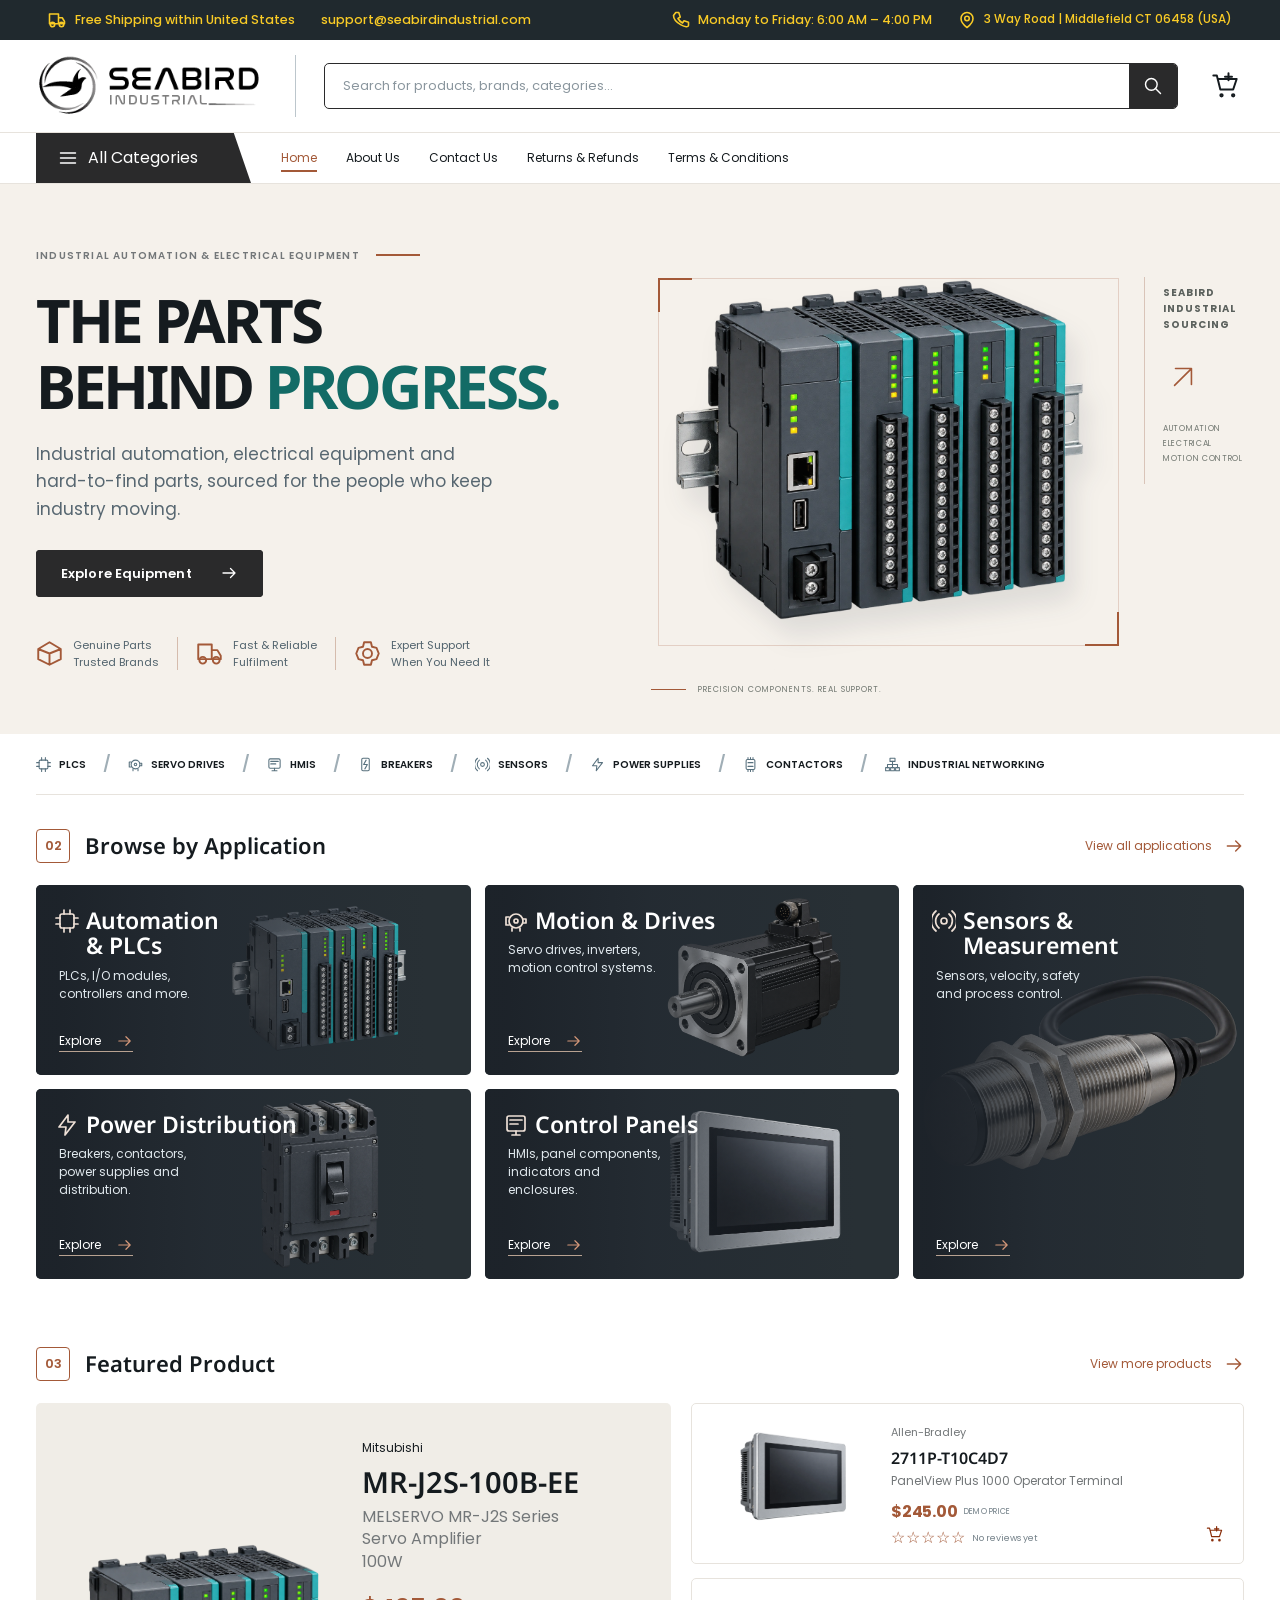
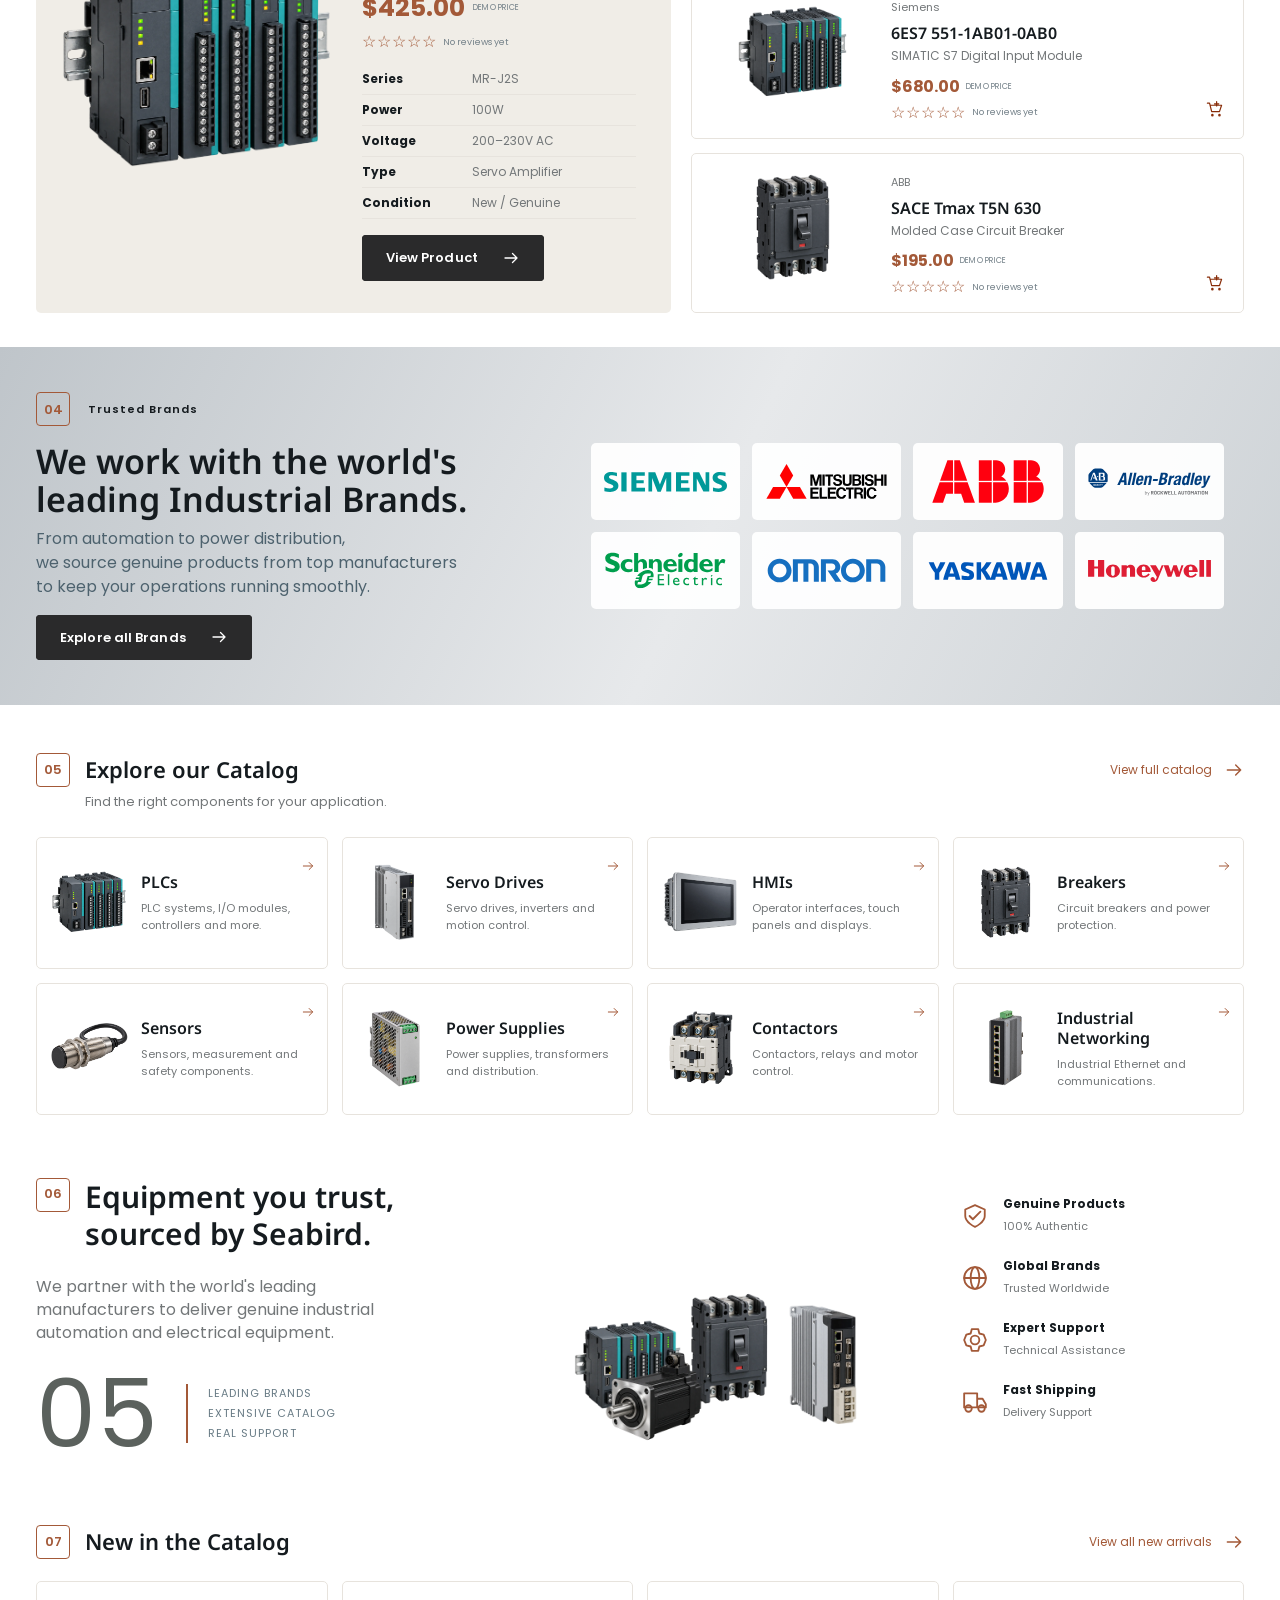
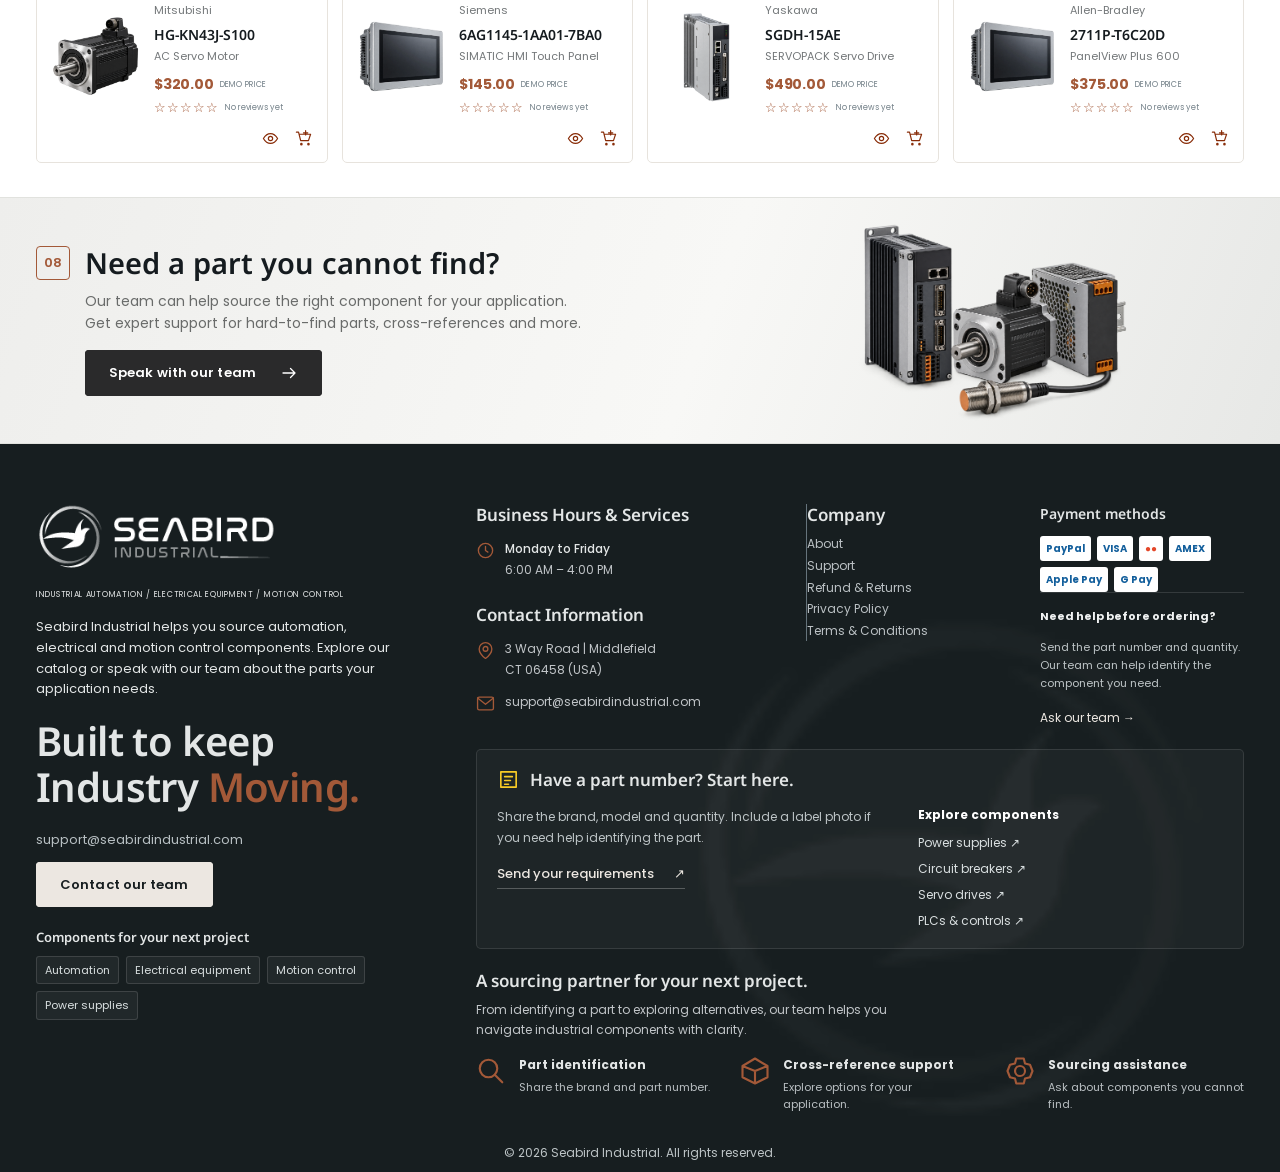
<file: index.html>
<!DOCTYPE html>

<html lang="en">

<head>
    <meta charset="utf-8" />
    <meta content="width=device-width,initial-scale=1" name="viewport" />
    <meta
        content="Explore industrial automation, electrical equipment and motion control components with Seabird Industrial."
        name="description" />
    <title>Seabird Industrial | Industrial Components</title>
    <link href="vendor/bootstrap.min.css" rel="stylesheet" />
    <link href="https://fonts.googleapis.com" rel="preconnect" />
    <link crossorigin="" href="https://fonts.gstatic.com" rel="preconnect" />
    <link href="css/style.css?v=24" rel="stylesheet" />
</head>

<body>
    <div class="announcement">
        <div class="container-fluid site-container"><span><svg aria-hidden="true" viewBox="0 0 24 24">
                    <path d="M2 4h12v13H2Zm12 5h5l3 5v3h-8"></path>
                    <circle cx="6" cy="18" r="3"></circle>
                    <circle cx="18" cy="18" r="3"></circle>
                </svg> Free Shipping within United States</span><a
                href="mailto:support@seabirdindustrial.com">support@seabirdindustrial.com</a><span
                class="top-support top-hours"><svg aria-hidden="true" viewBox="0 0 24 24">
                    <path d="M5 2h4l2 6-3 2a15 15 0 0 0 6 6l2-3 6 2v4c0 6-20-3-20-13Z"></path>
                </svg><span>Monday to Friday: 6:00 AM – 4:00 PM</span></span><a class="top-address"
                href="https://www.google.com/maps/search/?api=1&amp;query=3+Way+Road+Middlefield+CT+06458+USA"
                rel="noopener noreferrer" target="_blank"><svg aria-hidden="true" viewBox="0 0 24 24">
                    <path d="M20 10c0 6-8 12-8 12S4 16 4 10a8 8 0 1 1 16 0Z"></path>
                    <circle cx="12" cy="10" r="3"></circle>
                </svg><span style="font-size: 11.8px;">3 Way Road | Middlefield CT 06458 (USA)</span></a></div>
    </div>
    <header>
        <div class="site-container header-main"><a aria-label="Seabird Industrial home" class="logo"
                href="https://seabirdindustrial.com/"><img alt="Seabird Industrial" src="assets/finalLogo.png" /></a>
            <form action="https://seabirdindustrial.com/" id="search-form" method="get" role="search"><label
                    class="visually-hidden" for="search">Search

                    products</label><input autocomplete="off" id="search" maxlength="120" name="s"
                    placeholder="Search for products, brands, categories…" type="search" /><button
                    aria-label="Search"><svg aria-hidden="true" viewBox="0 0 24 24">
                        <circle cx="10" cy="10" r="7"></circle>
                        <path d="m15 15 6 6"></path>
                    </svg></button>
                <input name="post_type" type="hidden" value="product" />
            </form><a aria-label="Open cart on Seabird Industrial" class="icon-btn"
                href="https://seabirdindustrial.com/cart/" id="cart-toggle"><svg aria-hidden="true" viewBox="0 0 24 24">
                    <circle cx="9" cy="20" r="1"></circle>
                    <circle cx="19" cy="20" r="1"></circle>
                    <path d="M2 3h3l3 12h11l3-9H6M15 1v6m-3-3h6"></path>
                </svg></a><button aria-controls="mobile-pages-menu" aria-expanded="false"
                aria-label="Open navigation menu" class="icon-btn mobile-toggle" type="button"><svg aria-hidden="true"
                    viewBox="0 0 24 24">
                    <path d="M3 6h18M3 12h18M3 18h18"></path>
                </svg></button>
        </div>
        <nav aria-label="Main navigation" class="main-nav">
            <div class="site-container nav-inner">
                <div class="categories-dropdown">
                    <button aria-controls="seabird-category-menu" aria-expanded="false" id="categories-toggle"
                        type="button">
                        <svg aria-hidden="true" viewBox="0 0 24 24">
                            <path d="M3 6h18M3 12h18M3 18h18"></path>
                        </svg>
                        All Categories
                    </button>
                    <!-- Reusable category icons -->
                    <svg aria-hidden="true" height="0" style="position:absolute;overflow:hidden;pointer-events:none"
                        width="0">
                        <defs>
                            <symbol id="sb-chip" viewBox="0 0 24 24">
                                <rect height="14" rx="2" width="14" x="5" y="5"></rect>
                                <path d="M9 1v4m6-4v4M9 19v4m6-4v4M1 9h4m-4 6h4m14-6h4m-4 6h4"></path>
                                <path d="M9 9h6v6H9z"></path>
                            </symbol>
                            <symbol id="sb-power" viewBox="0 0 24 24">
                                <path d="m13 2-8 12h6l-1 8 9-13h-7l1-7Z"></path>
                            </symbol>
                            <symbol id="sb-motor" viewBox="0 0 24 24">
                                <rect height="12" rx="2" width="14" x="4" y="6"></rect>
                                <path d="M18 10h4v4h-4M1 9h3m-3 6h3M7 3v3m8-3v3M7 18v3m8-3v3M8 9v6m4-6v6"></path>
                            </symbol>
                            <symbol id="sb-panel" viewBox="0 0 24 24">
                                <rect height="20" rx="2" width="16" x="4" y="2"></rect>
                                <path d="M8 6h8v5H8zM8 15h2m4 0h2M8 18h2m4 0h2"></path>
                            </symbol>
                            <symbol id="sb-lab" viewBox="0 0 24 24">
                                <path d="M9 2h6M10 2v7l-6 10a2 2 0 0 0 2 3h12a2 2 0 0 0 2-3L14 9V2M7 15h10"></path>
                                <path d="M10 18h.01M14 17h.01"></path>
                            </symbol>
                            <symbol id="sb-sensor" viewBox="0 0 24 24">
                                <circle cx="12" cy="12" r="3"></circle>
                                <path
                                    d="M7 7a7 7 0 0 0 0 10M17 7a7 7 0 0 1 0 10M4 4a11 11 0 0 0 0 16M20 4a11 11 0 0 1 0 16">
                                </path>
                            </symbol>
                            <symbol id="sb-box" viewBox="0 0 24 24">
                                <path d="m12 2 10 5v10l-10 5-10-5V7l10-5ZM2 7l10 5 10-5M12 12v10M7 4.5l10 5"></path>
                            </symbol>
                            <symbol id="sb-monitor" viewBox="0 0 24 24">
                                <rect height="14" rx="2" width="20" x="2" y="3"></rect>
                                <path d="M8 21h8m-4-4v4M5 10h3l2-4 4 8 2-4h3"></path>
                            </symbol>
                        </defs>
                    </svg>
                    <div class="category-menu sb-category-menu" id="seabird-category-menu">
                        <!-- Direct category links -->
                        <a href="https://seabirdindustrial.com/product-category/industrial-automation-motion-control/">
                            <svg aria-hidden="true">
                                <use href="#sb-chip"></use>
                            </svg>
                            <span>Industrial Automation &amp; Motion Control</span>
                        </a>
                        <a href="https://seabirdindustrial.com/product-category/electrical-equipment-supplies/">
                            <svg aria-hidden="true">
                                <use href="#sb-power"></use>
                            </svg>
                            <span>Electrical Equipment &amp; Supplies</span>
                        </a>
                        <a
                            href="https://seabirdindustrial.com/product-category/advance-control-other-automation-equipment/">
                            <svg aria-hidden="true">
                                <use href="#sb-chip"></use>
                            </svg>
                            <span>Advanced Control &amp; Other Automation Equipment</span>
                        </a>
                        <a href="https://seabirdindustrial.com/product-category/automation-drives-starters/">
                            <svg aria-hidden="true">
                                <use href="#sb-motor"></use>
                            </svg>
                            <span>Automation Drives &amp; Starters</span>
                        </a>
                        <a href="https://seabirdindustrial.com/product-category/business-industrial/">
                            <svg aria-hidden="true">
                                <use href="#sb-box"></use>
                            </svg>
                            <span>Business &amp; Industrial</span>
                        </a>
                        <a href="https://seabirdindustrial.com/product-category/centrifuges/">
                            <svg aria-hidden="true">
                                <use href="#sb-lab"></use>
                            </svg>
                            <span>Centrifuges</span>
                        </a>
                        <a href="https://seabirdindustrial.com/product-category/ciruit-breakers-disconnectors/">
                            <svg aria-hidden="true">
                                <use href="#sb-power"></use>
                            </svg>
                            <span>Circuit Breakers &amp; Disconnectors</span>
                        </a>
                        <a href="https://seabirdindustrial.com/product-category/componenets-and-semiconductors/">
                            <svg aria-hidden="true">
                                <use href="#sb-chip"></use>
                            </svg>
                            <span>Components &amp; Semiconductors</span>
                        </a>
                        <a href="https://seabirdindustrial.com/product-category/electric-motors/">
                            <svg aria-hidden="true">
                                <use href="#sb-motor"></use>
                            </svg>
                            <span>Electric Motors</span>
                        </a>
                        <a href="https://seabirdindustrial.com/product-category/electrical-contractors/">
                            <svg aria-hidden="true">
                                <use href="#sb-power"></use>
                            </svg>
                            <span>Electrical Contractors</span>
                        </a>
                        <a
                            href="https://seabirdindustrial.com/product-category/electrical-panel-and-distribution-board/">
                            <svg aria-hidden="true">
                                <use href="#sb-panel"></use>
                            </svg>
                            <span>Electrical Panels &amp; Distribution Boards</span>
                        </a>
                        <a href="https://seabirdindustrial.com/product-category/general-purpose-ac-drives/">
                            <svg aria-hidden="true">
                                <use href="#sb-motor"></use>
                            </svg>
                            <span>General Purpose AC Drives</span>
                        </a>
                        <a href="https://seabirdindustrial.com/product-category/general-purpose-motors/">
                            <svg aria-hidden="true">
                                <use href="#sb-motor"></use>
                            </svg>
                            <span>General Purpose Motors</span>
                        </a>
                        <a href="https://seabirdindustrial.com/product-category/hmi-open-interface/">
                            <svg aria-hidden="true">
                                <use href="#sb-monitor"></use>
                            </svg>
                            <span>HMI Open Interface</span>
                        </a>
                        <a href="https://seabirdindustrial.com/product-category/industrial-switches/">
                            <svg aria-hidden="true">
                                <use href="#sb-panel"></use>
                            </svg>
                            <span>Industrial Switches</span>
                        </a>
                        <a href="https://seabirdindustrial.com/product-category/industrial-transformers/">
                            <svg aria-hidden="true">
                                <use href="#sb-power"></use>
                            </svg>
                            <span>Industrial Transformers</span>
                        </a>
                        <a href="https://seabirdindustrial.com/product-category/lab-equipment/">
                            <svg aria-hidden="true">
                                <use href="#sb-lab"></use>
                            </svg>
                            <span>Lab Equipment</span>
                        </a>
                        <a href="https://seabirdindustrial.com/product-category/patient-monitors/">
                            <svg aria-hidden="true">
                                <use href="#sb-monitor"></use>
                            </svg>
                            <span>Patient Monitors</span>
                        </a>
                        <a href="https://seabirdindustrial.com/product-category/plcs-and-hmis/">
                            <svg aria-hidden="true">
                                <use href="#sb-chip"></use>
                            </svg>
                            <span>PLCs &amp; HMIs</span>
                        </a>
                        <a href="https://seabirdindustrial.com/product-category/power-supplies/">
                            <svg aria-hidden="true">
                                <use href="#sb-power"></use>
                            </svg>
                            <span>Power Supplies</span>
                        </a>
                        <a href="https://seabirdindustrial.com/product-category/sensors/">
                            <svg aria-hidden="true">
                                <use href="#sb-sensor"></use>
                            </svg>
                            <span>Sensors</span>
                        </a>
                        <a href="https://seabirdindustrial.com/product-category/servo-motor-drives/">
                            <svg aria-hidden="true">
                                <use href="#sb-motor"></use>
                            </svg>
                            <span>Servo Motor Drives</span>
                        </a>
                        <a href="https://seabirdindustrial.com/product-category/variable-frequency-drives/">
                            <svg aria-hidden="true">
                                <use href="#sb-power"></use>
                            </svg>
                            <span>Variable Frequency Drives</span>
                        </a>
                        <a href="https://seabirdindustrial.com/product-category/rotary-and-linear-motion/">
                            <svg aria-hidden="true">
                                <use href="#sb-motor"></use>
                            </svg>
                            <span>Rotary &amp; Linear Motion</span>
                        </a>
                        <a href="https://seabirdindustrial.com/product-category/relays/">
                            <svg aria-hidden="true">
                                <use href="#sb-panel"></use>
                            </svg>
                            <span>Relays</span>
                        </a>
                    </div>
                </div>
                <div class="nav-links"><a class="active" href="#">Home</a><a
                        href="https://seabirdindustrial.com/about-us/">About Us</a><a
                        href="https://seabirdindustrial.com/contact-us/">Contact Us</a><a
                        href="https://seabirdindustrial.com/refund_returns/">Returns &amp; Refunds</a><a
                        href="https://seabirdindustrial.com/terms-conditions/">Terms &amp;

                        Conditions</a></div>
            </div>
        </nav>
    </header>
    <main id="home">
        <section class="hero sb-hero">
            <div class="site-container hero-inner">
                <div class="hero-copy">
                    <p class="eyebrow">
                        INDUSTRIAL AUTOMATION &amp; ELECTRICAL EQUIPMENT
                        <span></span>
                    </p>
                    <h1>THE PARTS <br />BEHIND <em class="hero-progress">PROGRESS.</em></h1>
                    <p class="hero-description">
                        Industrial automation, electrical equipment and hard-to-find parts,
                        sourced for the people who keep industry moving.
                    </p>
                    <a class="brand-btn"
                        href="https://seabirdindustrial.com/product-category/industrial-automation-motion-control/">
                        Explore Equipment
                        <svg aria-hidden="true" viewBox="0 0 24 24">
                            <path d="M4 12h16m-6-6 6 6-6 6"></path>
                        </svg>
                    </a>
                    <div class="hero-benefits">
                        <span>
                            <svg aria-hidden="true" viewBox="0 0 24 24">
                                <path d="m12 2 10 6v9l-10 5-10-5V8l10-6Zm0 10v10M2 8l10 4 10-4"></path>
                            </svg>
                            <small>Genuine Parts<br />Trusted Brands</small>
                        </span>
                        <span>
                            <svg aria-hidden="true" viewBox="0 0 24 24">
                                <path d="M2 4h12v13H2Zm12 5h5l3 5v3h-8"></path>
                                <circle cx="6" cy="18" r="3"></circle>
                                <circle cx="18" cy="18" r="3"></circle>
                            </svg>
                            <small>Fast &amp; Reliable<br />Fulfilment</small>
                        </span>
                        <span>
                            <svg aria-hidden="true" viewBox="0 0 24 24">
                                <path d="m9 2-1 4-4 1-2 5 2 5 4 1 1 4h6l1-4 4-1 2-5-2-5-4-1-1-4Z"></path>
                                <circle cx="12" cy="12" r="4"></circle>
                            </svg>
                            <small>Expert Support<br />When You Need It</small>
                        </span>
                    </div>
                </div>
                <div class="sb-hero-visual">
                    <div aria-hidden="true" class="sb-hero-outline"></div>
                    <img alt="Industrial servo amplifier" class="hero-equipment" decoding="async" fetchpriority="high"
                        height="1254" src="assets/automation.webp" width="1254" />
                    <aside aria-label="Industrial sourcing" class="sb-hero-note">
                        <p>SEABIRD<br />INDUSTRIAL<br />SOURCING</p>
                        <a aria-label="Explore industrial components" href="https://seabirdindustrial.com/shop/">
                            <svg aria-hidden="true" viewBox="0 0 32 32">
                                <path d="M7 25 25 7M8 7h17v17"></path>
                            </svg>
                        </a>
                        <small>
                            AUTOMATION<br />
                            ELECTRICAL<br />
                            MOTION CONTROL
                        </small>
                    </aside>
                    <div aria-hidden="true" class="sb-hero-caption">
                        <span></span>
                        PRECISION COMPONENTS. REAL SUPPORT.
                    </div>
                </div>
            </div>
        </section>
        <div class="category-strip site-container"><a
                href="https://seabirdindustrial.com/product-category/plcs-and-hmis/"><svg aria-hidden="true"
                    viewBox="0 0 24 24">
                    <rect height="14" rx="2" width="14" x="5" y="5"></rect>
                    <path d="M9 1v4m6-4v4M9 19v4m6-4v4M1 9h4m-4 6h4m14-6h4m-4 6h4"></path>
                </svg><span>PLCs</span></a><span aria-hidden="true" class="strip-slash">/</span><a
                href="https://seabirdindustrial.com/product-category/servo-motor-drives/"><svg aria-hidden="true"
                    viewBox="0 0 24 24">
                    <circle cx="12" cy="12" r="7"></circle>
                    <circle cx="12" cy="12" r="2"></circle>
                    <path d="M5 8H2v8h3m14-6h3v4h-3M8 19v3m8-3v3"></path>
                </svg><span>Servo Drives</span></a><span aria-hidden="true" class="strip-slash">/</span><a
                href="https://seabirdindustrial.com/product-category/hmi-open-interface/"><svg aria-hidden="true"
                    viewBox="0 0 24 24">
                    <rect height="15" rx="2" width="18" x="3" y="3"></rect>
                    <path d="M8 22h8m-4-4v4M6 7h12M6 11h8"></path>
                </svg><span>HMIs</span></a><span aria-hidden="true" class="strip-slash">/</span><a
                href="https://seabirdindustrial.com/product-category/ciruit-breakers-disconnectors/"><svg
                    aria-hidden="true" viewBox="0 0 24 24">
                    <rect height="20" rx="2" width="12" x="6" y="2"></rect>
                    <path d="m13 5-4 7h6l-4 7"></path>
                </svg><span>Breakers</span></a><span aria-hidden="true" class="strip-slash">/</span><a
                href="https://seabirdindustrial.com/product-category/sensors/"><svg aria-hidden="true"
                    viewBox="0 0 24 24">
                    <circle cx="12" cy="12" r="3"></circle>
                    <path d="M7 5a9 9 0 0 0 0 14M17 5a9 9 0 0 1 0 14M4 2a13 13 0 0 0 0 20M20 2a13 13 0 0 1 0 20"></path>
                </svg><span>Sensors</span></a><span aria-hidden="true" class="strip-slash">/</span><a
                href="https://seabirdindustrial.com/product-category/power-supplies/"><svg aria-hidden="true"
                    viewBox="0 0 24 24">
                    <path d="m13 2-9 12h7l-1 8 10-13h-7Z"></path>
                </svg><span>Power Supplies</span></a><span aria-hidden="true" class="strip-slash">/</span><a
                href="https://seabirdindustrial.com/product-category/electrical-contractors/"><svg aria-hidden="true"
                    viewBox="0 0 24 24">
                    <rect height="16" rx="2" width="14" x="5" y="4"></rect>
                    <path d="M8 1v3m4-3v3m4-3v3M8 20v3m4-3v3m4-3v3M8 9h8m-8 6h8"></path>
                </svg><span>Contactors</span></a><span aria-hidden="true" class="strip-slash">/</span><a
                href="https://seabirdindustrial.com/product-category/industrial-switches/"><svg aria-hidden="true"
                    viewBox="0 0 24 24">
                    <rect height="5" width="8" x="8" y="2"></rect>
                    <rect height="5" width="6" x="1" y="17"></rect>
                    <rect height="5" width="6" x="9" y="17"></rect>
                    <rect height="5" width="6" x="17" y="17"></rect>
                    <path d="M12 7v10M4 17v-5h16v5"></path>
                </svg><span>Industrial Networking</span></a></div>
        <section class="site-container content-section" id="applications">
            <div class="section-heading">
                <h2><span class="number">02</span>Browse by Application</h2><a
                    href="https://seabirdindustrial.com/shop/">View all applications

                    <svg aria-hidden="true" viewBox="0 0 24 24">
                        <path d="M4 12h16m-6-6 6 6-6 6"></path>
                    </svg></a>
            </div>
            <div class="application-grid"><a class="application app-0"
                    href="https://seabirdindustrial.com/product-category/plcs-and-hmis/"><img alt="PLCs equipment"
                        loading="lazy" src="assets/automation.webp" />
                    <div><svg aria-hidden="true" viewBox="0 0 24 24">
                            <rect height="14" rx="2" width="14" x="5" y="5"></rect>
                            <path d="M9 1v4m6-4v4M9 19v4m6-4v4M1 9h4m-4 6h4m14-6h4m-4 6h4"></path>
                        </svg>
                        <h3>Automation<br />&amp; PLCs</h3>
                        <p>PLCs, I/O modules, controllers and more.</p><span>Explore <svg aria-hidden="true"
                                viewBox="0 0 24 24">
                                <path d="M4 12h16m-6-6 6 6-6 6"></path>
                            </svg></span>
                    </div>
                </a><a class="application app-1"
                    href="https://seabirdindustrial.com/product-category/servo-motor-drives/"><img
                        alt="Servo Drives equipment" loading="lazy" src="assets/motion.webp" />
                    <div><svg aria-hidden="true" viewBox="0 0 24 24">
                            <circle cx="12" cy="12" r="7"></circle>
                            <circle cx="12" cy="12" r="2"></circle>
                            <path d="M5 8H2v8h3m14-6h3v4h-3M8 19v3m8-3v3"></path>
                        </svg>
                        <h3>Motion &amp; Drives</h3>
                        <p>Servo drives, inverters, motion control systems.</p><span>Explore <svg aria-hidden="true"
                                viewBox="0 0 24 24">
                                <path d="M4 12h16m-6-6 6 6-6 6"></path>
                            </svg></span>
                    </div>
                </a><a class="application app-2"
                    href="https://seabirdindustrial.com/product-category/ciruit-breakers-disconnectors/"><img
                        alt="Breakers equipment" loading="lazy" src="assets/power.webp" />
                    <div><svg aria-hidden="true" viewBox="0 0 24 24">
                            <path d="m13 2-9 12h7l-1 8 10-13h-7Z"></path>
                        </svg>
                        <h3>Power Distribution</h3>
                        <p>Breakers, contactors, power supplies and distribution.</p><span>Explore <svg
                                aria-hidden="true" viewBox="0 0 24 24">
                                <path d="M4 12h16m-6-6 6 6-6 6"></path>
                            </svg></span>
                    </div>
                </a><a class="application app-3"
                    href="https://seabirdindustrial.com/product-category/hmi-open-interface/"><img alt="HMIs equipment"
                        loading="lazy" src="assets/panel.webp" />
                    <div><svg aria-hidden="true" viewBox="0 0 24 24">
                            <rect height="15" rx="2" width="18" x="3" y="3"></rect>
                            <path d="M8 22h8m-4-4v4M6 7h12M6 11h8"></path>
                        </svg>
                        <h3>Control Panels</h3>
                        <p>HMIs, panel components, indicators and enclosures.</p><span>Explore <svg aria-hidden="true"
                                viewBox="0 0 24 24">
                                <path d="M4 12h16m-6-6 6 6-6 6"></path>
                            </svg></span>
                    </div>
                </a><a class="application app-4" href="https://seabirdindustrial.com/product-category/sensors/"><img
                        alt="Sensors equipment" loading="lazy" src="assets/sensor.webp" />
                    <div><svg aria-hidden="true" viewBox="0 0 24 24">
                            <circle cx="12" cy="12" r="3"></circle>
                            <path
                                d="M7 5a9 9 0 0 0 0 14M17 5a9 9 0 0 1 0 14M4 2a13 13 0 0 0 0 20M20 2a13 13 0 0 1 0 20">
                            </path>
                        </svg>
                        <h3>Sensors &amp;<br /> Measurement</h3>
                        <p>Sensors, velocity, safety and process control.</p><span>Explore <svg aria-hidden="true"
                                viewBox="0 0 24 24">
                                <path d="M4 12h16m-6-6 6 6-6 6"></path>
                            </svg></span>
                    </div>
                </a></div>
        </section>
        <section class="site-container content-section" id="featured">
            <div class="section-heading">
                <h2><span class="number">03</span>Featured Product</h2><a
                    href="https://seabirdindustrial.com/shop/">View more products <svg aria-hidden="true"
                        viewBox="0 0 24 24">
                        <path d="M4 12h16m-6-6 6 6-6 6"></path>
                    </svg></a>
            </div>
            <div class="featured-layout">
                <article class="main-product"><a aria-label="Find MR-J2S-100B-EE on Seabird Industrial"
                        class="product-image-link"
                        href="https://seabirdindustrial.com/?s=MR-J2S-100B-EE&amp;post_type=product"><img
                            alt="Mitsubishi MR-J2S-100B-EE servo amplifier" src="assets/automation.webp" /></a>
                    <div><small>Mitsubishi</small>
                        <h3><a class="product-name"
                                href="https://seabirdindustrial.com/?s=MR-J2S-100B-EE&amp;post_type=product">MR-J2S-100B-EE</a>
                        </h3>
                        <p>MELSERVO MR-J2S Series<br />Servo Amplifier<br />100W</p>
                        <div class="main-product-meta"><strong>$425.00</strong><small>Demo price</small><span
                                class="review-state"><span aria-hidden="true">☆☆☆☆☆</span> No reviews yet</span></div>
                        <dl>
                            <dt>Series</dt>
                            <dd>MR-J2S</dd>
                            <dt>Power</dt>
                            <dd>100W</dd>
                            <dt>Voltage</dt>
                            <dd>200–230V AC</dd>
                            <dt>Type</dt>
                            <dd>Servo Amplifier</dd>
                            <dt>Condition</dt>
                            <dd>New / Genuine</dd>
                        </dl><a class="brand-btn"
                            href="product.html/?s=MR-J2S-100B-EE&amp;post_type=product">View Product
                            <svg aria-hidden="true" viewBox="0 0 24 24">
                                <path d="M4 12h16m-6-6 6 6-6 6"></path>
                            </svg></a>
                    </div>
                </article>
                <div class="featured-small">
                    <article class="product-card"><a aria-label="Find 2711P-T10C4D7 on Seabird Industrial"
                            class="product-image-link"
                            href="https://seabirdindustrial.com/?s=2711P-T10C4D7&amp;post_type=product"><img
                                alt="2711P-T10C4D7" loading="lazy" src="assets/hmi.webp" /></a>
                        <div><small>Allen-Bradley</small>
                            <h3><a class="product-name"
                                    href="https://seabirdindustrial.com/?s=2711P-T10C4D7&amp;post_type=product">2711P-T10C4D7</a>
                            </h3>
                            <p>PanelView Plus 1000 Operator Terminal</p>
                            <div class="product-meta"><strong>$245.00</strong><small class="demo-price">Demo

                                    price</small><span class="review-state"><span aria-hidden="true">☆☆☆☆☆</span> No

                                    reviews yet</span></div>
                        </div>
                        <div class="product-actions"><a aria-label="Find 2711P-T10C4D7 on Seabird Industrial"
                                class="icon-btn"
                                href="https://seabirdindustrial.com/?s=2711P-T10C4D7&amp;post_type=product"
                                title="View 2711P-T10C4D7 on the live store"><svg aria-hidden="true"
                                    viewBox="0 0 24 24">
                                    <circle cx="9" cy="20" r="1"></circle>
                                    <circle cx="19" cy="20" r="1"></circle>
                                    <path d="M2 3h3l3 12h11l3-9H6M15 1v6m-3-3h6"></path>
                                </svg></a></div>
                    </article>
                    <article class="product-card"><a aria-label="Find 6ES7 551-1AB01-0AB0 on Seabird Industrial"
                            class="product-image-link"
                            href="https://seabirdindustrial.com/?s=6ES7+551-1AB01-0AB0&amp;post_type=product"><img
                                alt="6ES7 551-1AB01-0AB0" loading="lazy" src="assets/plc.webp" /></a>
                        <div><small>Siemens</small>
                            <h3><a class="product-name"
                                    href="https://seabirdindustrial.com/?s=6ES7+551-1AB01-0AB0&amp;post_type=product">6ES7
                                    551-1AB01-0AB0</a>
                            </h3>
                            <p>SIMATIC S7 Digital Input Module</p>
                            <div class="product-meta"><strong>$680.00</strong><small class="demo-price">Demo

                                    price</small><span class="review-state"><span aria-hidden="true">☆☆☆☆☆</span> No

                                    reviews yet</span></div>
                        </div>
                        <div class="product-actions"><a aria-label="Find 6ES7 551-1AB01-0AB0 on Seabird Industrial"
                                class="icon-btn"
                                href="https://seabirdindustrial.com/?s=6ES7+551-1AB01-0AB0&amp;post_type=product"
                                title="View 6ES7 551-1AB01-0AB0 on the live store"><svg aria-hidden="true"
                                    viewBox="0 0 24 24">
                                    <circle cx="9" cy="20" r="1"></circle>
                                    <circle cx="19" cy="20" r="1"></circle>
                                    <path d="M2 3h3l3 12h11l3-9H6M15 1v6m-3-3h6"></path>
                                </svg></a></div>
                    </article>
                    <article class="product-card"><a aria-label="Find SACE Tmax T5N
                                    630 on Seabird Industrial" class="product-image-link"
                            href="https://seabirdindustrial.com/?s=SACE+Tmax+T5N+630&amp;post_type=product"><img
                                alt="SACE Tmax T5N 630" loading="lazy" src="assets/breaker.webp" /></a>
                        <div><small>ABB</small>
                            <h3><a class="product-name"
                                    href="https://seabirdindustrial.com/?s=SACE+Tmax+T5N+630&amp;post_type=product">SACE
                                    Tmax T5N
                                    630</a></h3>
                            <p>Molded Case Circuit Breaker</p>
                            <div class="product-meta"><strong>$195.00</strong><small class="demo-price">Demo

                                    price</small><span class="review-state"><span aria-hidden="true">☆☆☆☆☆</span> No

                                    reviews yet</span></div>
                        </div>
                        <div class="product-actions"><a aria-label="Find SACE Tmax T5N 630 on Seabird Industrial"
                                class="icon-btn"
                                href="https://seabirdindustrial.com/?s=SACE+Tmax+T5N+630&amp;post_type=product"
                                title="View SACE Tmax T5N 630 on the live store"><svg aria-hidden="true"
                                    viewBox="0 0 24 24">
                                    <circle cx="9" cy="20" r="1"></circle>
                                    <circle cx="19" cy="20" r="1"></circle>
                                    <path d="M2 3h3l3 12h11l3-9H6M15 1v6m-3-3h6"></path>
                                </svg></a></div>
                    </article>
                </div>
            </div>
        </section>
        <section class="brands" id="brands">
            <div class="site-container brands-inner">
                <div>
                    <p class="eyebrow"><span class="number">04</span> Trusted Brands</p>
                    <h2>We work with the world's<br />leading Industrial Brands.</h2>
                    <p>From automation to power distribution,<br />we source genuine products from top
                        manufacturers<br />to

                        keep your operations running smoothly.</p><a class="brand-btn" href="#brands">Explore all

                        Brands <svg aria-hidden="true" viewBox="0 0 24 24">
                            <path d="M4 12h16m-6-6 6 6-6 6"></path>
                        </svg></a>
                </div>
                <div class="brand-grid"><a aria-label="Browse SIEMENS"
                        href="https://seabirdindustrial.com/?s=SIEMENS&amp;post_type=product"><img alt="SIEMENS"
                            loading="lazy" src="assets/brands/siemens.svg" /></a><a
                        aria-label="Browse MITSUBISHI ELECTRIC"
                        href="https://seabirdindustrial.com/?s=MITSUBISHI+ELECTRIC&amp;post_type=product"><img
                            alt="MITSUBISHI ELECTRIC" loading="lazy" src="assets/brands/mitsubishi.svg" /></a><a
                        aria-label="Browse ABB" href="https://seabirdindustrial.com/?s=ABB&amp;post_type=product"><img
                            alt="ABB" loading="lazy" src="assets/brands/abb.svg" /></a><a
                        aria-label="Browse Allen-Bradley"
                        href="https://seabirdindustrial.com/?s=Allen-Bradley&amp;post_type=product"><img
                            alt="Allen-Bradley" loading="lazy" src="assets/brands/allen-bradley.svg" /></a><a
                        aria-label="Browse Schneider Electric"
                        href="https://seabirdindustrial.com/?s=Schneider+Electric&amp;post_type=product"><img
                            alt="Schneider Electric" loading="lazy" src="assets/brands/schneider.svg" /></a><a
                        aria-label="Browse OMRON"
                        href="https://seabirdindustrial.com/?s=OMRON&amp;post_type=product"><img alt="OMRON"
                            loading="lazy" src="assets/brands/omron.svg" /></a><a aria-label="Browse YASKAWA"
                        href="https://seabirdindustrial.com/?s=YASKAWA&amp;post_type=product"><img alt="YASKAWA"
                            loading="lazy" src="assets/brands/yaskawa.svg" /></a><a aria-label="Browse Honeywell"
                        href="https://seabirdindustrial.com/?s=Honeywell&amp;post_type=product"><img alt="Honeywell"
                            loading="lazy" src="assets/brands/honeywell.svg" /></a></div>
            </div>
        </section>
        <section class="site-container content-section catalog-section" id="catalog">
            <div class="section-heading">
                <h2><span class="number">05</span>Explore our Catalog</h2><a
                    href="https://seabirdindustrial.com/shop/">View full catalog <svg aria-hidden="true"
                        viewBox="0 0 24 24">
                        <path d="M4 12h16m-6-6 6 6-6 6"></path>
                    </svg></a>
            </div>
            <p class="section-intro">Find the right components for your application.</p>
            <div class="category-grid"><a class="category-card"
                    href="https://seabirdindustrial.com/product-category/plcs-and-hmis/"><img alt=""
                        src="assets/plc.webp" />
                    <div>
                        <h3>PLCs</h3>
                        <p>PLC systems, I/O modules, controllers and more.</p>
                    </div><svg aria-hidden="true" viewBox="0 0 24 24">
                        <path d="M4 12h16m-6-6 6 6-6 6"></path>
                    </svg>
                </a><a class="category-card"
                    href="https://seabirdindustrial.com/product-category/servo-motor-drives/"><img alt=""
                        src="assets/drive.webp" />
                    <div>
                        <h3>Servo Drives</h3>
                        <p>Servo drives, inverters and motion control.</p>
                    </div><svg aria-hidden="true" viewBox="0 0 24 24">
                        <path d="M4 12h16m-6-6 6 6-6 6"></path>
                    </svg>
                </a><a class="category-card"
                    href="https://seabirdindustrial.com/product-category/hmi-open-interface/"><img alt=""
                        src="assets/hmi.webp" />
                    <div>
                        <h3>HMIs</h3>
                        <p>Operator interfaces, touch panels and displays.</p>
                    </div><svg aria-hidden="true" viewBox="0 0 24 24">
                        <path d="M4 12h16m-6-6 6 6-6 6"></path>
                    </svg>
                </a><a class="category-card"
                    href="https://seabirdindustrial.com/product-category/ciruit-breakers-disconnectors/"><img alt=""
                        src="assets/breaker.webp" />
                    <div>
                        <h3>Breakers</h3>
                        <p>Circuit breakers and power protection.</p>
                    </div><svg aria-hidden="true" viewBox="0 0 24 24">
                        <path d="M4 12h16m-6-6 6 6-6 6"></path>
                    </svg>
                </a><a class="category-card" href="https://seabirdindustrial.com/product-category/sensors/"><img alt=""
                        src="assets/sensor.webp" />
                    <div>
                        <h3>Sensors</h3>
                        <p>Sensors, measurement and safety components.</p>
                    </div><svg aria-hidden="true" viewBox="0 0 24 24">
                        <path d="M4 12h16m-6-6 6 6-6 6"></path>
                    </svg>
                </a><a class="category-card" href="https://seabirdindustrial.com/product-category/power-supplies/"><img
                        alt="" src="assets/power-supply.webp" />
                    <div>
                        <h3>Power Supplies</h3>
                        <p>Power supplies, transformers and distribution.</p>
                    </div><svg aria-hidden="true" viewBox="0 0 24 24">
                        <path d="M4 12h16m-6-6 6 6-6 6"></path>
                    </svg>
                </a><a class="category-card"
                    href="https://seabirdindustrial.com/product-category/electrical-contractors/"><img alt=""
                        src="assets/contactor.webp" />
                    <div>
                        <h3>Contactors</h3>
                        <p>Contactors, relays and motor control.</p>
                    </div><svg aria-hidden="true" viewBox="0 0 24 24">
                        <path d="M4 12h16m-6-6 6 6-6 6"></path>
                    </svg>
                </a><a class="category-card"
                    href="https://seabirdindustrial.com/product-category/industrial-switches/"><img alt=""
                        src="assets/network.webp" />
                    <div>
                        <h3>Industrial Networking</h3>
                        <p>Industrial Ethernet and communications.</p>
                    </div><svg aria-hidden="true" viewBox="0 0 24 24">
                        <path d="M4 12h16m-6-6 6 6-6 6"></path>
                    </svg>
                </a></div>
        </section>
        <section class="site-container equipment" id="about">
            <div>
                <h2><span class="number">06</span>Equipment you trust,<br />sourced by Seabird.</h2>
                <p>We partner with the world's leading manufacturers to deliver genuine industrial automation and

                    electrical equipment.</p>
                <div class="stat"><strong>05</strong><span>LEADING BRANDS<br />EXTENSIVE CATALOG<br />REAL
                        SUPPORT</span>
                </div>
            </div><img alt="Industrial equipment selection" loading="lazy" src="assets/equipment.webp" />
            <div class="equipment-benefits">
                <div><svg aria-hidden="true" viewBox="0 0 24 24">
                        <path d="m12 2 9 4v6c0 6-9 10-9 10S3 18 3 12V6Zm-5 10 3 3 7-7"></path>
                    </svg>
                    <p><strong>Genuine Products</strong><small>100% Authentic</small></p>
                </div>
                <div><svg aria-hidden="true" viewBox="0 0 24 24">
                        <circle cx="12" cy="12" r="10"></circle>
                        <ellipse cx="12" cy="12" rx="4" ry="10"></ellipse>
                        <path d="M2 12h20"></path>
                    </svg>
                    <p><strong>Global Brands</strong><small>Trusted Worldwide</small></p>
                </div>
                <div><svg aria-hidden="true" viewBox="0 0 24 24">
                        <path d="m9 2-1 4-4 1-2 5 2 5 4 1 1 4h6l1-4 4-1 2-5-2-5-4-1-1-4Z"></path>
                        <circle cx="12" cy="12" r="4"></circle>
                    </svg>
                    <p><strong>Expert Support</strong><small>Technical Assistance</small></p>
                </div>
                <div><svg aria-hidden="true" viewBox="0 0 24 24">
                        <path d="M2 4h12v13H2Zm12 5h5l3 5v3h-8"></path>
                        <circle cx="6" cy="18" r="3"></circle>
                        <circle cx="18" cy="18" r="3"></circle>
                    </svg>
                    <p><strong>Fast Shipping</strong><small>Delivery Support</small></p>
                </div>
            </div>
        </section>
        <section class="site-container content-section" id="new-products">
            <div class="section-heading">
                <h2><span class="number">07</span>New in the Catalog</h2><a
                    href="https://seabirdindustrial.com/shop/">View all new arrivals <svg aria-hidden="true"
                        viewBox="0 0 24 24">
                        <path d="M4 12h16m-6-6 6 6-6 6"></path>
                    </svg></a>
            </div>
            <div class="new-grid">
                <article class="product-card"><a aria-label="Find HG-KN43J-S100 on Seabird Industrial"
                        class="product-image-link"
                        href="https://seabirdindustrial.com/?s=HG-KN43J-S100&amp;post_type=product"><img
                            alt="HG-KN43J-S100" loading="lazy" src="assets/motor.webp" /></a>
                    <div><small>Mitsubishi</small>
                        <h3><a class="product-name"
                                href="https://seabirdindustrial.com/?s=HG-KN43J-S100&amp;post_type=product">HG-KN43J-S100</a>
                        </h3>
                        <p>AC Servo Motor</p>
                        <div class="product-meta"><strong>$320.00</strong><small class="demo-price">Demo

                                price</small><span class="review-state"><span aria-hidden="true">☆☆☆☆☆</span> No reviews

                                yet</span></div>
                    </div>
                    <div class="product-actions"><a aria-label="Find HG-KN43J-S100 on Seabird Industrial"
                            class="icon-btn" href="https://seabirdindustrial.com/?s=HG-KN43J-S100&amp;post_type=product"
                            title="View HG-KN43J-S100 on the live store"><svg aria-hidden="true" viewBox="0 0 24 24">
                                <path d="M2 12s4-7 10-7 10 7 10 7-4 7-10 7S2 12 2 12Z"></path>
                                <circle cx="12" cy="12" r="3"></circle>
                            </svg></a><a aria-label="Find HG-KN43J-S100 on Seabird Industrial" class="icon-btn"
                            href="https://seabirdindustrial.com/?s=HG-KN43J-S100&amp;post_type=product"
                            title="View HG-KN43J-S100 on the live store"><svg aria-hidden="true" viewBox="0 0 24 24">
                                <circle cx="9" cy="20" r="1"></circle>
                                <circle cx="19" cy="20" r="1"></circle>
                                <path d="M2 3h3l3 12h11l3-9H6M15 1v6m-3-3h6"></path>
                            </svg></a></div>
                </article>
                <article class="product-card"><a aria-label="Find 6AG1145-1AA01-7BA0 on Seabird Industrial"
                        class="product-image-link"
                        href="https://seabirdindustrial.com/?s=6AG1145-1AA01-7BA0&amp;post_type=product"><img
                            alt="6AG1145-1AA01-7BA0" loading="lazy" src="assets/hmi.webp" /></a>
                    <div><small>Siemens</small>
                        <h3><a class="product-name"
                                href="https://seabirdindustrial.com/?s=6AG1145-1AA01-7BA0&amp;post_type=product">6AG1145-1AA01-7BA0</a>
                        </h3>
                        <p>SIMATIC HMI Touch Panel</p>
                        <div class="product-meta"><strong>$145.00</strong><small class="demo-price">Demo

                                price</small><span class="review-state"><span aria-hidden="true">☆☆☆☆☆</span> No reviews

                                yet</span></div>
                    </div>
                    <div class="product-actions"><a aria-label="Find 6AG1145-1AA01-7BA0 on Seabird Industrial"
                            class="icon-btn"
                            href="https://seabirdindustrial.com/?s=6AG1145-1AA01-7BA0&amp;post_type=product"
                            title="View 6AG1145-1AA01-7BA0 on the live store"><svg aria-hidden="true"
                                viewBox="0 0 24 24">
                                <path d="M2 12s4-7 10-7 10 7 10 7-4 7-10 7S2 12 2 12Z"></path>
                                <circle cx="12" cy="12" r="3"></circle>
                            </svg></a><a aria-label="Find 6AG1145-1AA01-7BA0 on Seabird Industrial" class="icon-btn"
                            href="https://seabirdindustrial.com/?s=6AG1145-1AA01-7BA0&amp;post_type=product"
                            title="View 6AG1145-1AA01-7BA0 on the live store"><svg aria-hidden="true"
                                viewBox="0 0 24 24">
                                <circle cx="9" cy="20" r="1"></circle>
                                <circle cx="19" cy="20" r="1"></circle>
                                <path d="M2 3h3l3 12h11l3-9H6M15 1v6m-3-3h6"></path>
                            </svg></a></div>
                </article>
                <article class="product-card"><a aria-label="Find SGDH-15AE on Seabird Industrial"
                        class="product-image-link"
                        href="https://seabirdindustrial.com/?s=SGDH-15AE&amp;post_type=product"><img alt="SGDH-15AE"
                            loading="lazy" src="assets/drive.webp" /></a>
                    <div><small>Yaskawa</small>
                        <h3><a class="product-name"
                                href="https://seabirdindustrial.com/?s=SGDH-15AE&amp;post_type=product">SGDH-15AE</a>
                        </h3>
                        <p>SERVOPACK Servo Drive</p>
                        <div class="product-meta"><strong>$490.00</strong><small class="demo-price">Demo

                                price</small><span class="review-state"><span aria-hidden="true">☆☆☆☆☆</span> No reviews

                                yet</span></div>
                    </div>
                    <div class="product-actions"><a aria-label="Find SGDH-15AE on Seabird Industrial" class="icon-btn"
                            href="https://seabirdindustrial.com/?s=SGDH-15AE&amp;post_type=product"
                            title="View SGDH-15AE on the live store"><svg aria-hidden="true" viewBox="0 0 24 24">
                                <path d="M2 12s4-7 10-7 10 7 10 7-4 7-10 7S2 12 2 12Z"></path>
                                <circle cx="12" cy="12" r="3"></circle>
                            </svg></a><a aria-label="Find SGDH-15AE on Seabird Industrial" class="icon-btn"
                            href="https://seabirdindustrial.com/?s=SGDH-15AE&amp;post_type=product"
                            title="View SGDH-15AE on the live store"><svg aria-hidden="true" viewBox="0 0 24 24">
                                <circle cx="9" cy="20" r="1"></circle>
                                <circle cx="19" cy="20" r="1"></circle>
                                <path d="M2 3h3l3 12h11l3-9H6M15 1v6m-3-3h6"></path>
                            </svg></a></div>
                </article>
                <article class="product-card"><a aria-label="Find 2711P-T6C20D on Seabird Industrial"
                        class="product-image-link"
                        href="https://seabirdindustrial.com/?s=2711P-T6C20D&amp;post_type=product"><img
                            alt="2711P-T6C20D" loading="lazy" src="assets/hmi.webp" /></a>
                    <div><small>Allen-Bradley</small>
                        <h3><a class="product-name"
                                href="https://seabirdindustrial.com/?s=2711P-T6C20D&amp;post_type=product">2711P-T6C20D</a>
                        </h3>
                        <p>PanelView Plus 600</p>
                        <div class="product-meta"><strong>$375.00</strong><small class="demo-price">Demo

                                price</small><span class="review-state"><span aria-hidden="true">☆☆☆☆☆</span> No reviews

                                yet</span></div>
                    </div>
                    <div class="product-actions"><a aria-label="Find 2711P-T6C20D on Seabird Industrial"
                            class="icon-btn" href="https://seabirdindustrial.com/?s=2711P-T6C20D&amp;post_type=product"
                            title="View 2711P-T6C20D on the live store"><svg aria-hidden="true" viewBox="0 0 24 24">
                                <path d="M2 12s4-7 10-7 10 7 10 7-4 7-10 7S2 12 2 12Z"></path>
                                <circle cx="12" cy="12" r="3"></circle>
                            </svg></a><a aria-label="Find 2711P-T6C20D on Seabird Industrial" class="icon-btn"
                            href="https://seabirdindustrial.com/?s=2711P-T6C20D&amp;post_type=product"
                            title="View 2711P-T6C20D on the live store"><svg aria-hidden="true" viewBox="0 0 24 24">
                                <circle cx="9" cy="20" r="1"></circle>
                                <circle cx="19" cy="20" r="1"></circle>
                                <path d="M2 3h3l3 12h11l3-9H6M15 1v6m-3-3h6"></path>
                            </svg></a></div>
                </article>
            </div>
        </section>
        <section class="sourcing" id="contact">
            <div class="site-container sourcing-inner">
                <div>
                    <h2><span class="number">08</span>Need a part you cannot find?</h2>
                    <p>Our team can help source the right component for your application.<br />Get expert support for

                        hard-to-find parts, cross-references and more.</p><a class="brand-btn dark"
                        href="https://seabirdindustrial.com/contact-us/">Speak with our team <svg aria-hidden="true"
                            viewBox="0 0 24 24">
                            <path d="M4 12h16m-6-6 6 6-6 6"></path>
                        </svg></a>
                </div><img
                    alt="Industrial automation spare parts including a servo drive, motor, power supply and sensor"
                    height="1086" loading="lazy" src="assets/sourcing-parts.png" width="1448" />
            </div>
        </section>
    </main>
    <footer>
        <img alt="" aria-hidden="true" class="watermark" src="assets/bottomLogo.png">
                <div class="site-container footer-top">
            <div class="footer-story"><img alt="Seabird Industrial" class="footer-logo" src="assets/finalLogo.png">
                <p class="footer-kicker">INDUSTRIAL AUTOMATION / ELECTRICAL EQUIPMENT / MOTION CONTROL</p>
                <p>Seabird Industrial helps you source automation, electrical and motion control components. Explore our

                    catalog or speak with our team about the parts your application needs.</p>
                <h2>Built to keep<br>Industry <em>Moving.</em>
                </h2>
            <div class="footer-story-contact"><a class="footer-email" href="mailto:support@seabirdindustrial.com">support@seabirdindustrial.com</a><a class="brand-btn" href="https://seabirdindustrial.com/contact-us/">Contact our team</a></div>
            <div class="footer-specialties"><h3>Components for your next project</h3><div><span>Automation</span><span>Electrical equipment</span><span>Motion control</span><span>Power supplies</span></div></div></div>
            <div class="footer-right"><div class="footer-links">
                    <div class="footer-business">
                        <h3>Business Hours &amp; Services</h3>
                        <div class="footer-info-row"><svg aria-hidden="true" viewBox="0 0 24 24">
                                <circle cx="12" cy="12" r="9"></circle>
                                <path d="M12 7v5l3 2"></path>
                            </svg>
                            <p><strong>Monday to Friday</strong><span>6:00 AM – 4:00 PM</span></p>
                        </div>
                        <h3 class="footer-contact-heading">Contact Information</h3><a class="footer-info-row" href="https://www.google.com/maps/search/?api=1&amp;query=3+Way+Road+Middlefield+CT+06458+USA" rel="noopener noreferrer" target="_blank"><svg aria-hidden="true" viewBox="0 0 24 24">
                                <path d="M20 10c0 6-8 12-8 12S4 16 4 10a8 8 0 1 1 16 0Z"></path>
                                <circle cx="12" cy="10" r="3"></circle>
                            </svg><span>3 Way Road | Middlefield<br>CT 06458 (USA)</span></a><a class="footer-info-row" href="mailto:support@seabirdindustrial.com"><svg aria-hidden="true" viewBox="0 0 24 24">
                                <rect height="16" rx="2" width="20" x="2" y="4"></rect>
                                <path d="m2 5 10 8L22 5"></path>
                            </svg><span>support@seabirdindustrial.com</span></a>
                    </div>
                    <div>
                        <h3>Company</h3><a href="https://seabirdindustrial.com/about-us/">About</a><a href="https://seabirdindustrial.com/contact-us/">Support</a><a href="https://seabirdindustrial.com/refund_returns/">Refund &amp;

                            Returns</a><a href="https://seabirdindustrial.com/privacy-policy/">Privacy Policy</a><a href="https://seabirdindustrial.com/terms-conditions/">Terms &amp; Conditions</a>
                    </div>
                <div class="payments"><small>Payment methods</small>
                <div><span>PayPal</span><span>VISA</span><span>●●</span><span>AMEX</span><span>Apple Pay</span><span>G

                        Pay</span></div>
                <div class="footer-order-help"><strong>Need help before ordering?</strong><p>Send the part number and quantity. Our team can help identify the component you need.</p><a href="https://seabirdindustrial.com/contact-us/">Ask our team →</a></div></div>
        </div>
                <section class="footer-project-desk"><div class="footer-desk-title"><svg aria-hidden="true" viewBox="0 0 24 24"><path d="M4 4h16v16H4zM8 9h8M8 13h6M8 17h4"></path></svg><h3>Have a part number? Start here.</h3></div><div class="footer-desk-columns"><div><p>Share the brand, model and quantity. Include a label photo if you need help identifying the part.</p><a class="footer-desk-cta" href="mailto:support@seabirdindustrial.com?subject=Part%20sourcing%20enquiry">Send your requirements <span aria-hidden="true">↗</span></a></div><nav aria-label="Component sourcing"><strong>Explore components</strong><a href="https://seabirdindustrial.com/?s=power+supplies&amp;post_type=product">Power supplies ↗</a><a href="https://seabirdindustrial.com/?s=circuit+breakers&amp;post_type=product">Circuit breakers ↗</a><a href="https://seabirdindustrial.com/?s=servo+drives&amp;post_type=product">Servo drives ↗</a><a href="https://seabirdindustrial.com/?s=plc&amp;post_type=product">PLCs &amp; controls ↗</a></nav></div></section><div class="footer-support footer-service-band">
                    <h3>A sourcing partner for your next project.</h3>
                    <p>From identifying a part to exploring alternatives, our team helps you navigate industrial

                        components with clarity.</p>
                    <div class="support-features">
                        <div><svg aria-hidden="true" viewBox="0 0 24 24">
                                <circle cx="10" cy="10" r="7"></circle>
                                <path d="m15 15 6 6"></path>
                            </svg>
                            <p><strong>Part identification</strong><span>Share the brand and part number.</span></p>
                        </div>
                        <div><svg aria-hidden="true" viewBox="0 0 24 24">
                                <path d="m12 2 10 6v9l-10 5-10-5V8l10-6Zm0 10v10M2 8l10 4 10-4"></path>
                            </svg>
                            <p><strong>Cross-reference support</strong><span>Explore options for your

                                    application.</span></p>
                        </div>
                        <div><svg aria-hidden="true" viewBox="0 0 24 24">
                                <path d="m9 2-1 4-4 1-2 5 2 5 4 1 1 4h6l1-4 4-1 2-5-2-5-4-1-1-4Z"></path>
                                <circle cx="12" cy="12" r="4"></circle>
                            </svg>
                            <p><strong>Sourcing assistance</strong><span>Ask about components you cannot find.</span>
                            </p>
                        </div>
                    </div>
                </div>
            </div>
        </div>
        <div class="site-container footer-bottom"><div class="footer-copyright">© 2026 Seabird Industrial. All rights reserved.</div>
            </div></footer>
    
    
    
    
    
    
    
    
    
    
    
    
    
    
    
    <dialog aria-labelledby="mobile-menu-heading" class="mobile-pages-drawer" id="mobile-pages-menu">
        <div class="drawer-heading"><strong id="mobile-menu-heading">Menu</strong><button
                aria-label="Close navigation menu" class="drawer-close" type="button"><svg aria-hidden="true"
                    viewBox="0 0 24 24">
                    <path d="m6 6 12 12M18 6 6 18"></path>
                </svg></button></div>
        <nav aria-label="Mobile navigation" class="drawer-links"><a class="active" href="#">Home</a><a
                href="https://seabirdindustrial.com/shop/">Products</a><a
                href="https://seabirdindustrial.com/about-us/">About Us</a><a
                href="https://seabirdindustrial.com/contact-us/">Contact Us</a><a
                href="https://seabirdindustrial.com/refund_returns/">Returns &amp; Refunds</a><a
                href="https://seabirdindustrial.com/terms-conditions/">Terms &amp;

                Conditions</a></nav>
    </dialog>
    <script>
        (() => {
            const mobile = document.querySelector('.mobile-toggle');
            const drawer = document.getElementById('mobile-pages-menu');
            const closeButton = drawer.querySelector('.drawer-close');
            const dropdown = document.querySelector('.categories-dropdown');
            const categoryToggle = document.getElementById('categories-toggle');
            const closeCategories = () => {
                dropdown.classList.remove('open');
                categoryToggle.setAttribute('aria-expanded', 'false');
            };
            const setMenuState = open => {
                mobile.setAttribute('aria-expanded', String(open));
                mobile.setAttribute('aria-label', open ? 'Close navigation menu' : 'Open navigation menu');
                mobile.classList.toggle('is-open', open);
                document.body.classList.toggle('mobile-menu-open', open);
            };
            const closeMenu = () => { if (drawer.open) drawer.close(); };
            mobile.addEventListener('click', () => {
                if (drawer.open) { closeMenu(); return; }
                closeCategories();
                drawer.showModal();
                setMenuState(true);
                closeButton.focus();
            });
            closeButton.addEventListener('click', closeMenu);
            drawer.addEventListener('close', () => { setMenuState(false); mobile.focus(); });
            drawer.addEventListener('click', event => {
                const rect = drawer.getBoundingClientRect();
                if (event.target === drawer && (event.clientX < rect.left || event.clientX > rect.right || event.clientY < rect.top || event.clientY > rect.bottom)) closeMenu();
                if (event.target.closest('a')) closeMenu();
            });
            window.matchMedia('(min-width: 768px)').addEventListener('change', event => { if (event.matches) closeMenu(); });
            categoryToggle.addEventListener('click', () => {
                const open = dropdown.classList.toggle('open');
                categoryToggle.setAttribute('aria-expanded', String(open));
            });
            document.addEventListener('click', event => { if (!dropdown.contains(event.target)) closeCategories(); });
            document.addEventListener('keydown', event => { if (event.key === 'Escape') closeCategories(); });
            document.getElementById('search-form').addEventListener('submit', event => {
                const input = document.getElementById('search');
                if (!input.value.trim()) { event.preventDefault(); input.focus(); }
                else input.value = input.value.trim();
            });
        })();
    </script>
</body>

</html>
</file>
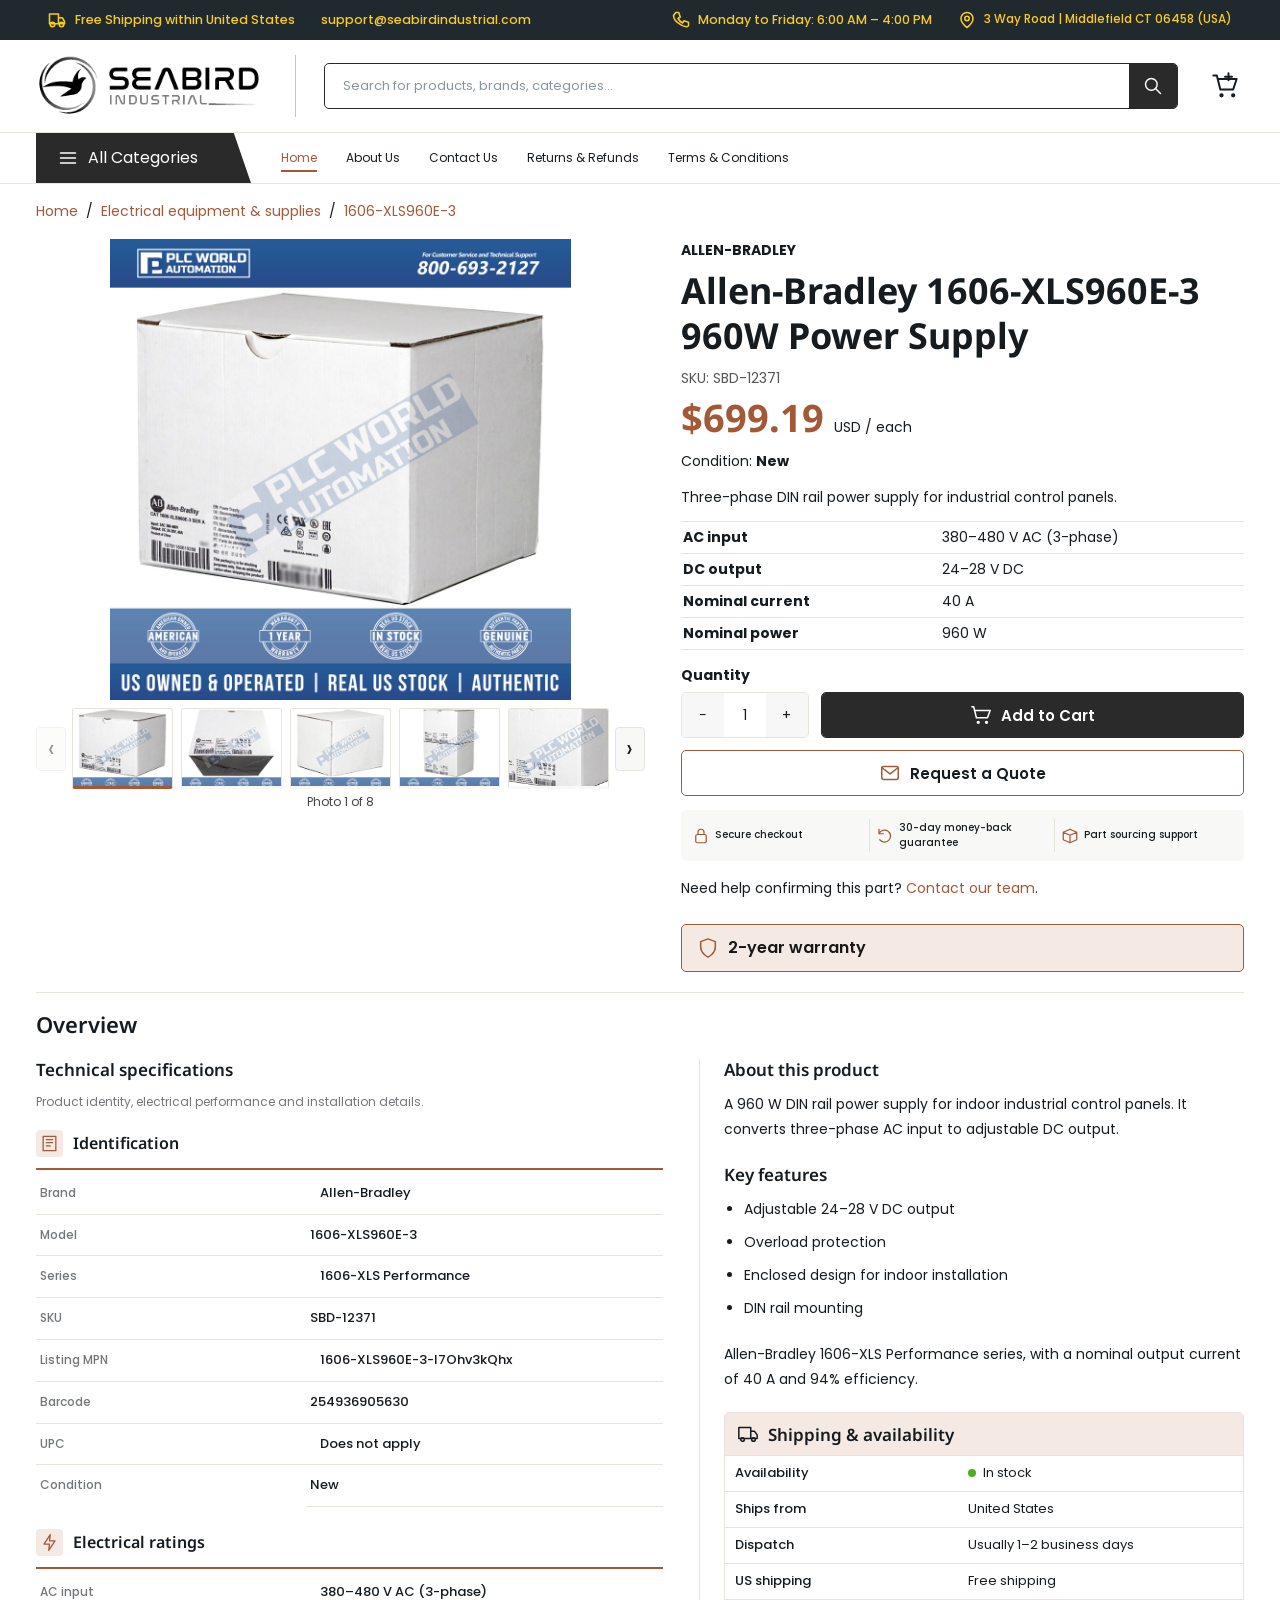
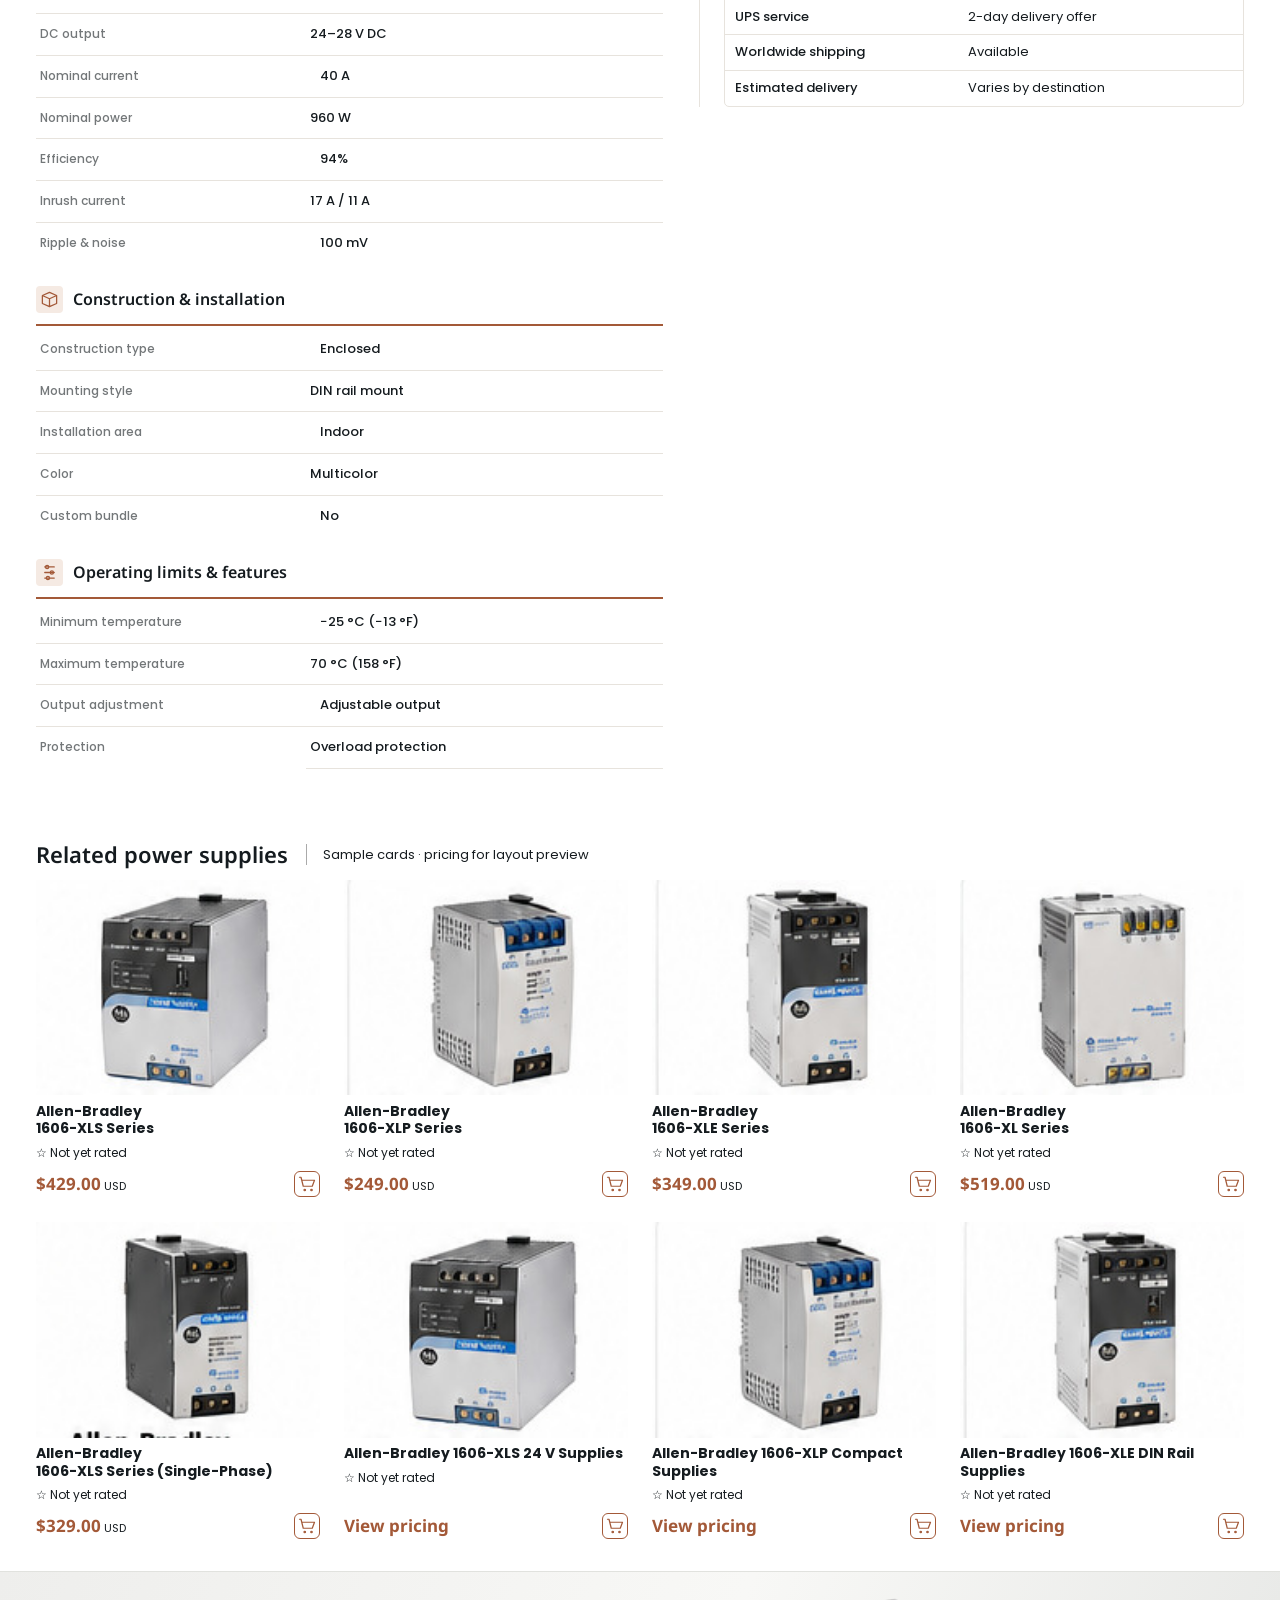
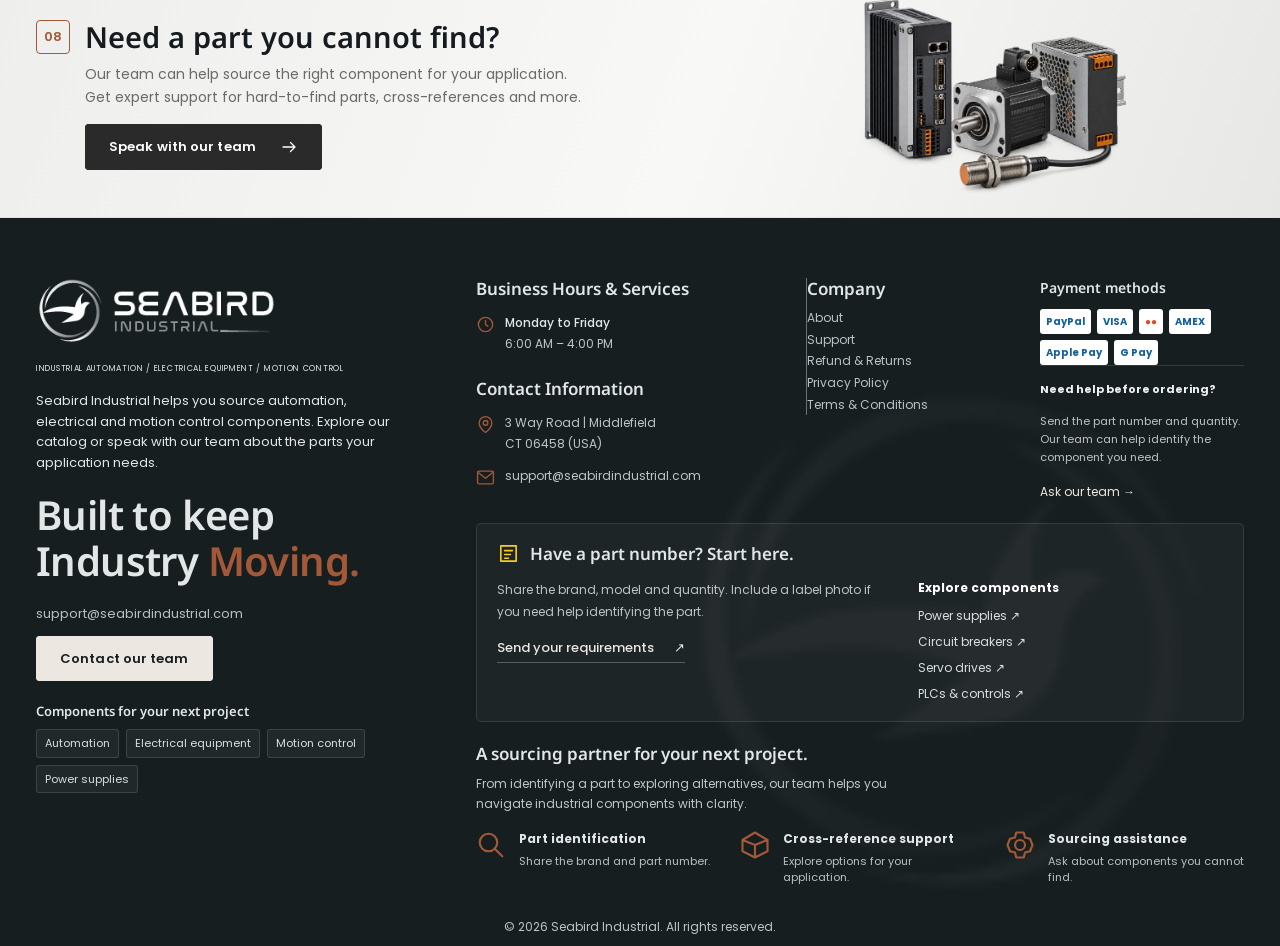
<file: product.html>
<!doctype html>
<html lang="en">

<head>
    <meta charset="utf-8">
    <meta name="viewport" content="width=device-width,initial-scale=1">
    <title>Allen-Bradley 1606-XLS960E-3 | Seabird Industrial</title>
    <link rel="stylesheet" href="vendor/bootstrap.min.css">
    <link rel="stylesheet" href="css/style.css?v=25">
    <link rel="stylesheet" href="css/product.css">
    <script defer src="js/product.js"></script>
</head>

<body>
     <div class="announcement">
        <div class="container-fluid site-container"><span><svg aria-hidden="true" viewBox="0 0 24 24">
                    <path d="M2 4h12v13H2Zm12 5h5l3 5v3h-8"></path>
                    <circle cx="6" cy="18" r="3"></circle>
                    <circle cx="18" cy="18" r="3"></circle>
                </svg> Free Shipping within United States</span><a
                href="mailto:support@seabirdindustrial.com">support@seabirdindustrial.com</a><span
                class="top-support top-hours"><svg aria-hidden="true" viewBox="0 0 24 24">
                    <path d="M5 2h4l2 6-3 2a15 15 0 0 0 6 6l2-3 6 2v4c0 6-20-3-20-13Z"></path>
                </svg><span>Monday to Friday: 6:00 AM – 4:00 PM</span></span><a class="top-address"
                href="https://www.google.com/maps/search/?api=1&amp;query=3+Way+Road+Middlefield+CT+06458+USA"
                rel="noopener noreferrer" target="_blank"><svg aria-hidden="true" viewBox="0 0 24 24">
                    <path d="M20 10c0 6-8 12-8 12S4 16 4 10a8 8 0 1 1 16 0Z"></path>
                    <circle cx="12" cy="10" r="3"></circle>
                </svg><span style="font-size: 11.8px;">3 Way Road | Middlefield CT 06458 (USA)</span></a></div>
    </div>
    <header>
        <div class="site-container header-main"><a aria-label="Seabird Industrial home" class="logo"
                href="https://seabirdindustrial.com/"><img alt="Seabird Industrial" src="assets/finalLogo.png" /></a>
            <form action="https://seabirdindustrial.com/" id="search-form" method="get" role="search"><label
                    class="visually-hidden" for="search">Search

                    products</label><input autocomplete="off" id="search" maxlength="120" name="s"
                    placeholder="Search for products, brands, categories…" type="search" /><button
                    aria-label="Search"><svg aria-hidden="true" viewBox="0 0 24 24">
                        <circle cx="10" cy="10" r="7"></circle>
                        <path d="m15 15 6 6"></path>
                    </svg></button>
                <input name="post_type" type="hidden" value="product" />
            </form><a aria-label="Open cart on Seabird Industrial" class="icon-btn"
                href="https://seabirdindustrial.com/cart/" id="cart-toggle"><svg aria-hidden="true" viewBox="0 0 24 24">
                    <circle cx="9" cy="20" r="1"></circle>
                    <circle cx="19" cy="20" r="1"></circle>
                    <path d="M2 3h3l3 12h11l3-9H6M15 1v6m-3-3h6"></path>
                </svg></a><button aria-controls="mobile-pages-menu" aria-expanded="false"
                aria-label="Open navigation menu" class="icon-btn mobile-toggle" type="button"><svg aria-hidden="true"
                    viewBox="0 0 24 24">
                    <path d="M3 6h18M3 12h18M3 18h18"></path>
                </svg></button>
        </div>
        <nav aria-label="Main navigation" class="main-nav">
            <div class="site-container nav-inner">
                <div class="categories-dropdown">
                    <button aria-controls="seabird-category-menu" aria-expanded="false" id="categories-toggle"
                        type="button">
                        <svg aria-hidden="true" viewBox="0 0 24 24">
                            <path d="M3 6h18M3 12h18M3 18h18"></path>
                        </svg>
                        All Categories
                    </button>
                    <!-- Reusable category icons -->
                    <svg aria-hidden="true" height="0" style="position:absolute;overflow:hidden;pointer-events:none"
                        width="0">
                        <defs>
                            <symbol id="sb-chip" viewBox="0 0 24 24">
                                <rect height="14" rx="2" width="14" x="5" y="5"></rect>
                                <path d="M9 1v4m6-4v4M9 19v4m6-4v4M1 9h4m-4 6h4m14-6h4m-4 6h4"></path>
                                <path d="M9 9h6v6H9z"></path>
                            </symbol>
                            <symbol id="sb-power" viewBox="0 0 24 24">
                                <path d="m13 2-8 12h6l-1 8 9-13h-7l1-7Z"></path>
                            </symbol>
                            <symbol id="sb-motor" viewBox="0 0 24 24">
                                <rect height="12" rx="2" width="14" x="4" y="6"></rect>
                                <path d="M18 10h4v4h-4M1 9h3m-3 6h3M7 3v3m8-3v3M7 18v3m8-3v3M8 9v6m4-6v6"></path>
                            </symbol>
                            <symbol id="sb-panel" viewBox="0 0 24 24">
                                <rect height="20" rx="2" width="16" x="4" y="2"></rect>
                                <path d="M8 6h8v5H8zM8 15h2m4 0h2M8 18h2m4 0h2"></path>
                            </symbol>
                            <symbol id="sb-lab" viewBox="0 0 24 24">
                                <path d="M9 2h6M10 2v7l-6 10a2 2 0 0 0 2 3h12a2 2 0 0 0 2-3L14 9V2M7 15h10"></path>
                                <path d="M10 18h.01M14 17h.01"></path>
                            </symbol>
                            <symbol id="sb-sensor" viewBox="0 0 24 24">
                                <circle cx="12" cy="12" r="3"></circle>
                                <path
                                    d="M7 7a7 7 0 0 0 0 10M17 7a7 7 0 0 1 0 10M4 4a11 11 0 0 0 0 16M20 4a11 11 0 0 1 0 16">
                                </path>
                            </symbol>
                            <symbol id="sb-box" viewBox="0 0 24 24">
                                <path d="m12 2 10 5v10l-10 5-10-5V7l10-5ZM2 7l10 5 10-5M12 12v10M7 4.5l10 5"></path>
                            </symbol>
                            <symbol id="sb-monitor" viewBox="0 0 24 24">
                                <rect height="14" rx="2" width="20" x="2" y="3"></rect>
                                <path d="M8 21h8m-4-4v4M5 10h3l2-4 4 8 2-4h3"></path>
                            </symbol>
                        </defs>
                    </svg>
                    <div class="category-menu sb-category-menu" id="seabird-category-menu">
                        <!-- Direct category links -->
                        <a href="https://seabirdindustrial.com/product-category/industrial-automation-motion-control/">
                            <svg aria-hidden="true">
                                <use href="#sb-chip"></use>
                            </svg>
                            <span>Industrial Automation &amp; Motion Control</span>
                        </a>
                        <a href="https://seabirdindustrial.com/product-category/electrical-equipment-supplies/">
                            <svg aria-hidden="true">
                                <use href="#sb-power"></use>
                            </svg>
                            <span>Electrical Equipment &amp; Supplies</span>
                        </a>
                        <a
                            href="https://seabirdindustrial.com/product-category/advance-control-other-automation-equipment/">
                            <svg aria-hidden="true">
                                <use href="#sb-chip"></use>
                            </svg>
                            <span>Advanced Control &amp; Other Automation Equipment</span>
                        </a>
                        <a href="https://seabirdindustrial.com/product-category/automation-drives-starters/">
                            <svg aria-hidden="true">
                                <use href="#sb-motor"></use>
                            </svg>
                            <span>Automation Drives &amp; Starters</span>
                        </a>
                        <a href="https://seabirdindustrial.com/product-category/business-industrial/">
                            <svg aria-hidden="true">
                                <use href="#sb-box"></use>
                            </svg>
                            <span>Business &amp; Industrial</span>
                        </a>
                        <a href="https://seabirdindustrial.com/product-category/centrifuges/">
                            <svg aria-hidden="true">
                                <use href="#sb-lab"></use>
                            </svg>
                            <span>Centrifuges</span>
                        </a>
                        <a href="https://seabirdindustrial.com/product-category/ciruit-breakers-disconnectors/">
                            <svg aria-hidden="true">
                                <use href="#sb-power"></use>
                            </svg>
                            <span>Circuit Breakers &amp; Disconnectors</span>
                        </a>
                        <a href="https://seabirdindustrial.com/product-category/componenets-and-semiconductors/">
                            <svg aria-hidden="true">
                                <use href="#sb-chip"></use>
                            </svg>
                            <span>Components &amp; Semiconductors</span>
                        </a>
                        <a href="https://seabirdindustrial.com/product-category/electric-motors/">
                            <svg aria-hidden="true">
                                <use href="#sb-motor"></use>
                            </svg>
                            <span>Electric Motors</span>
                        </a>
                        <a href="https://seabirdindustrial.com/product-category/electrical-contractors/">
                            <svg aria-hidden="true">
                                <use href="#sb-power"></use>
                            </svg>
                            <span>Electrical Contractors</span>
                        </a>
                        <a
                            href="https://seabirdindustrial.com/product-category/electrical-panel-and-distribution-board/">
                            <svg aria-hidden="true">
                                <use href="#sb-panel"></use>
                            </svg>
                            <span>Electrical Panels &amp; Distribution Boards</span>
                        </a>
                        <a href="https://seabirdindustrial.com/product-category/general-purpose-ac-drives/">
                            <svg aria-hidden="true">
                                <use href="#sb-motor"></use>
                            </svg>
                            <span>General Purpose AC Drives</span>
                        </a>
                        <a href="https://seabirdindustrial.com/product-category/general-purpose-motors/">
                            <svg aria-hidden="true">
                                <use href="#sb-motor"></use>
                            </svg>
                            <span>General Purpose Motors</span>
                        </a>
                        <a href="https://seabirdindustrial.com/product-category/hmi-open-interface/">
                            <svg aria-hidden="true">
                                <use href="#sb-monitor"></use>
                            </svg>
                            <span>HMI Open Interface</span>
                        </a>
                        <a href="https://seabirdindustrial.com/product-category/industrial-switches/">
                            <svg aria-hidden="true">
                                <use href="#sb-panel"></use>
                            </svg>
                            <span>Industrial Switches</span>
                        </a>
                        <a href="https://seabirdindustrial.com/product-category/industrial-transformers/">
                            <svg aria-hidden="true">
                                <use href="#sb-power"></use>
                            </svg>
                            <span>Industrial Transformers</span>
                        </a>
                        <a href="https://seabirdindustrial.com/product-category/lab-equipment/">
                            <svg aria-hidden="true">
                                <use href="#sb-lab"></use>
                            </svg>
                            <span>Lab Equipment</span>
                        </a>
                        <a href="https://seabirdindustrial.com/product-category/patient-monitors/">
                            <svg aria-hidden="true">
                                <use href="#sb-monitor"></use>
                            </svg>
                            <span>Patient Monitors</span>
                        </a>
                        <a href="https://seabirdindustrial.com/product-category/plcs-and-hmis/">
                            <svg aria-hidden="true">
                                <use href="#sb-chip"></use>
                            </svg>
                            <span>PLCs &amp; HMIs</span>
                        </a>
                        <a href="https://seabirdindustrial.com/product-category/power-supplies/">
                            <svg aria-hidden="true">
                                <use href="#sb-power"></use>
                            </svg>
                            <span>Power Supplies</span>
                        </a>
                        <a href="https://seabirdindustrial.com/product-category/sensors/">
                            <svg aria-hidden="true">
                                <use href="#sb-sensor"></use>
                            </svg>
                            <span>Sensors</span>
                        </a>
                        <a href="https://seabirdindustrial.com/product-category/servo-motor-drives/">
                            <svg aria-hidden="true">
                                <use href="#sb-motor"></use>
                            </svg>
                            <span>Servo Motor Drives</span>
                        </a>
                        <a href="https://seabirdindustrial.com/product-category/variable-frequency-drives/">
                            <svg aria-hidden="true">
                                <use href="#sb-power"></use>
                            </svg>
                            <span>Variable Frequency Drives</span>
                        </a>
                        <a href="https://seabirdindustrial.com/product-category/rotary-and-linear-motion/">
                            <svg aria-hidden="true">
                                <use href="#sb-motor"></use>
                            </svg>
                            <span>Rotary &amp; Linear Motion</span>
                        </a>
                        <a href="https://seabirdindustrial.com/product-category/relays/">
                            <svg aria-hidden="true">
                                <use href="#sb-panel"></use>
                            </svg>
                            <span>Relays</span>
                        </a>
                    </div>
                </div>
                <div class="nav-links"><a class="active" href="#">Home</a><a
                        href="https://seabirdindustrial.com/about-us/">About Us</a><a
                        href="https://seabirdindustrial.com/contact-us/">Contact Us</a><a
                        href="https://seabirdindustrial.com/refund_returns/">Returns &amp; Refunds</a><a
                        href="https://seabirdindustrial.com/terms-conditions/">Terms &amp;

                        Conditions</a></div>
            </div>
        </nav>
    </header>
    <main class="ab" id="product">
        <nav class="ab-crumb" aria-label="Breadcrumb"><a href="https://seabirdindustrial.com/">Home</a> / <a href="https://seabirdindustrial.com/?s=power+supply&amp;post_type=product">Electrical equipment &amp;
                supplies</a> / <span aria-current="page">1606-XLS960E-3</span></nav>
        <div class="ab-grid ab-hero">
            <div class="ab-intro"><strong class="ab-brand">ALLEN-BRADLEY</strong>
                <h1>Allen-Bradley 1606-XLS960E-3<br>960W Power Supply</h1>
                <p class="ab-meta">SKU: SBD-12371</p>
                <p class="ab-price"><strong>$699.19</strong> USD / each</p>
            </div>
            <div class="ab-gallery"><div class="ab-zoom" tabindex="0" role="group" aria-label="Product image. Hover or tap to zoom; press Escape to reset."><img class="ab-photo" id="ab-photo" src="assets/0.jpg" alt="Allen-Bradley 1606-XLS960E-3 packaging, photo 1">
                </div><div class="ab-gallery-nav"><button type="button" data-gallery="-1" aria-label="Previous photo">‹</button>
                    <div class="ab-thumbs"><button type="button" data-photo="assets/0.jpg" aria-label="View photo 1" aria-pressed="true"><img src="assets/0.jpg" alt=""></button><button type="button" data-photo="assets/1.jpg" aria-label="View photo 2" aria-pressed="false"><img src="assets/1.jpg" alt=""></button><button type="button" data-photo="assets/2.jpg" aria-label="View photo 3" aria-pressed="false"><img src="assets/2.jpg" alt=""></button><button type="button" data-photo="assets/3.jpg" aria-label="View photo 4" aria-pressed="false"><img src="assets/3.jpg" alt=""></button><button type="button" data-photo="assets/4.jpg" aria-label="View detail crop 1" aria-pressed="false"><img src="assets/4.jpg" alt=""></button><button type="button" data-photo="assets/5.jpg" aria-label="View detail crop 2" aria-pressed="false"><img src="assets/5.jpg" alt=""></button><button type="button" data-photo="assets/6.jpg" aria-label="View detail crop 3" aria-pressed="false"><img src="assets/6.jpg" alt=""></button><button type="button" data-photo="assets/7.jpg" aria-label="View detail crop 4" aria-pressed="false"><img src="assets/7.jpg" alt=""></button></div><button type="button" data-gallery="1" aria-label="Next photo">›</button>
                </div>
                <p class="ab-count" aria-live="polite">Photo 1 of 8</p>
            </div>
            
            <div class="ab-buy">
                <p>Condition: <strong>New</strong></p>
                <p>Three-phase DIN rail power supply for industrial control panels.</p>
                <section class="ab-card">
                    <h3>Quick specifications</h3>
                    <table>
                        <tbody>
                            <tr>
                                <th scope="row">AC input</th>
                                <td>380–480 V AC (3-phase)</td>
                            </tr>
                            <tr>
                                <th scope="row">DC output</th>
                                <td>24–28 V DC</td>
                            </tr>
                            <tr>
                                <th scope="row">Nominal current</th>
                                <td>40 A</td>
                            </tr>
                            <tr>
                                <th scope="row">Nominal power</th>
                                <td>960 W</td>
                            </tr>
                        </tbody>
                    </table>
                </section>
                <form class="ab-form" action="https://seabirdindustrial.com/product/1606-xls960e-3-allen-bradley-a-power-supply-new-free-ups-2day-dlvry-2yr-wty/" method="get"><label for="ab-qty">Quantity</label>
                    <div class="ab-actions">
                        <div class="ab-qty"><button type="button" data-step="-1" aria-label="Decrease quantity">−</button><input id="ab-qty" type="number" name="quantity" value="1" min="1" step="1" required><button type="button" data-step="1" aria-label="Increase quantity">+</button></div><button class="ab-btn" name="add-to-cart" value="12371"><svg class="ab-icon" aria-hidden="true" viewBox="0 0 24 24">
                                <path d="M2 3h2l3 12h12l3-8H5"></path>
                                <circle cx="9" cy="20" r="1"></circle>
                                <circle cx="18" cy="20" r="1"></circle>
                            </svg>Add to Cart</button>
                    </div>
                </form>
                <a class="ab-btn ab-outline" href="mailto:support@seabirdindustrial.com?subject=Quote%20request%20%E2%80%93%20SBD-12371"><svg class="ab-icon" aria-hidden="true" viewBox="0 0 24 24">
                        <rect x="3" y="5" width="18" height="14" rx="2"></rect>
                        <path d="m3 6 9 7 9-7"></path>
                    </svg>Request a Quote</a>
<div class="ab-trust"><span><svg class="ab-icon" aria-hidden="true" viewBox="0 0 24 24">
                    <rect x="5" y="10" width="14" height="11" rx="2"></rect>
                    <path d="M8 10V7a4 4 0 0 1 8 0v3"></path>
                </svg>Secure checkout</span><span><svg class="ab-icon" aria-hidden="true" viewBox="0 0 24 24">
                    <path d="M4 9a8 8 0 1 1 1 8M4 3v6h6"></path>
                </svg>30-day money-back guarantee</span><span><svg class="ab-icon" aria-hidden="true" viewBox="0 0 24 24">
                    <path d="m3 7 9-4 9 4v10l-9 4-9-4V7Zm0 0 9 4 9-4m-9 4v10"></path>
                </svg>Part sourcing support</span></div>
                <p>Need help confirming this part? <a href="mailto:support@seabirdindustrial.com">Contact our team</a>.
                </p>
                <div class="ab-warranty"><svg class="ab-icon" aria-hidden="true" viewBox="0 0 24 24">
                        <path d="M12 22s8-4 8-11V5l-8-3-8 3v6c0 7 8 11 8 11Z"></path>
                    </svg>2-year warranty</div>
            </div>
        </div>
        
        <section class="ab-overview" aria-labelledby="overview-heading"><h2 id="overview-heading">Overview</h2><div class="ab-overview-grid"><section><h3>Technical specifications</h3><p class="ab-spec-intro">Product identity, electrical performance and installation details.</p><section class="ab-spec-block"><h4><svg class="ab-spec-icon" aria-hidden="true" viewBox="0 0 24 24"><path d="M4 3h16v18H4zM8 7h8M8 11h8M8 15h5"></path></svg>Identification</h4><table><tbody><tr><th scope="row">Brand</th><td>Allen-Bradley</td></tr><tr><th scope="row">Model</th><td>1606-XLS960E-3</td></tr><tr><th scope="row">Series</th><td>1606-XLS Performance</td></tr><tr><th scope="row">SKU</th><td>SBD-12371</td></tr><tr><th scope="row">Listing MPN</th><td>1606-XLS960E-3-I7Ohv3kQhx</td></tr><tr><th scope="row">Barcode</th><td>254936905630</td></tr><tr><th scope="row">UPC</th><td>Does not apply</td></tr><tr><th scope="row">Condition</th><td>New</td></tr></tbody></table></section><section class="ab-spec-block"><h4><svg class="ab-spec-icon" aria-hidden="true" viewBox="0 0 24 24"><path d="m13 2-8 12h7l-1 8 8-12h-7z"></path></svg>Electrical ratings</h4><table><tbody><tr><th scope="row">AC input</th><td>380–480 V AC (3-phase)</td></tr><tr><th scope="row">DC output</th><td>24–28 V DC</td></tr><tr><th scope="row">Nominal current</th><td>40 A</td></tr><tr><th scope="row">Nominal power</th><td>960 W</td></tr><tr><th scope="row">Efficiency</th><td>94%</td></tr><tr><th scope="row">Inrush current</th><td>17 A / 11 A</td></tr><tr><th scope="row">Ripple &amp; noise</th><td>100 mV</td></tr></tbody></table></section><section class="ab-spec-block"><h4><svg class="ab-spec-icon" aria-hidden="true" viewBox="0 0 24 24"><path d="m3 7 9-4 9 4v10l-9 4-9-4V7Zm0 0 9 4 9-4m-9 4v10"></path></svg>Construction &amp; installation</h4><table><tbody><tr><th scope="row">Construction type</th><td>Enclosed</td></tr><tr><th scope="row">Mounting style</th><td>DIN rail mount</td></tr><tr><th scope="row">Installation area</th><td>Indoor</td></tr><tr><th scope="row">Color</th><td>Multicolor</td></tr><tr><th scope="row">Custom bundle</th><td>No</td></tr></tbody></table></section><section class="ab-spec-block"><h4><svg class="ab-spec-icon" aria-hidden="true" viewBox="0 0 24 24"><path d="M6 5h12M6 12h12M6 19h12"></path><circle cx="9" cy="5" r="2"></circle><circle cx="15" cy="12" r="2"></circle><circle cx="10" cy="19" r="2"></circle></svg>Operating limits &amp; features</h4><table><tbody><tr><th scope="row">Minimum temperature</th><td>−25 °C (−13 °F)</td></tr><tr><th scope="row">Maximum temperature</th><td>70 °C (158 °F)</td></tr><tr><th scope="row">Output adjustment</th><td>Adjustable output</td></tr><tr><th scope="row">Protection</th><td>Overload protection</td></tr></tbody></table></section></section><section class="ab-about"><h3>About this product</h3><p>A 960 W DIN rail power supply for indoor industrial control panels. It converts three-phase AC input to adjustable DC output.</p><h3>Key features</h3><ul><li>Adjustable 24–28 V DC output</li><li>Overload protection</li><li>Enclosed design for indoor installation</li><li>DIN rail mounting</li></ul><p>Allen-Bradley 1606-XLS Performance series, with a nominal output current of 40 A and 94% efficiency.</p><section class="ab-card ab-ship">
                <h3><svg class="ab-icon" aria-hidden="true" viewBox="0 0 24 24">
                        <path d="M2 5h13v12H2zM15 9h4l3 4v4h-7"></path>
                        <circle cx="6" cy="18" r="2"></circle>
                        <circle cx="18" cy="18" r="2"></circle>
                    </svg>Shipping &amp; availability</h3>
                <table>
                    <tbody>
                        <tr>
                            <th scope="row">Availability</th>
                            <td>In stock</td>
                        </tr>
                        <tr>
                            <th scope="row">Ships from</th>
                            <td>United States</td>
                        </tr>
                        <tr>
                            <th scope="row">Dispatch</th>
                            <td>Usually 1–2 business days</td>
                        </tr>
                        <tr>
                            <th scope="row">US shipping</th>
                            <td>Free shipping</td>
                        </tr>
                        <tr>
                            <th scope="row">UPS service</th>
                            <td>2-day delivery offer</td>
                        </tr>
                        <tr>
                            <th scope="row">Worldwide shipping</th>
                            <td>Available</td>
                        </tr>
                        <tr>
                            <th scope="row">Estimated delivery</th>
                            <td>Varies by destination</td>
                        </tr>
                    </tbody>
                </table>
            </section></section></div></section>



<section class="ab-related">
            <div class="ab-related-heading">
                <h2>Related power supplies</h2><span>Sample cards · pricing for layout preview</span>
            </div>
            <div class="ab-related-grid">
                <article><a href="https://seabirdindustrial.com/?s=1606-XLS&amp;post_type=product"><img src="assets/related-0.jpg" alt="" loading="lazy"><strong>Allen-Bradley<br>1606-XLS
                            Series</strong></a>
                    <p>☆ Not yet rated</p>
                    <div class="ab-related-bottom"><span><b>$429.00</b> USD</span><a href="https://seabirdindustrial.com/?s=1606-XLS&amp;post_type=product" aria-label="Browse 1606-XLS Series"><svg class="ab-icon" aria-hidden="true" viewBox="0 0 24 24">
                                <path d="M2 3h2l3 12h12l3-8H5"></path>
                                <circle cx="9" cy="20" r="1"></circle>
                                <circle cx="18" cy="20" r="1"></circle>
                            </svg></a></div>
                </article>
                <article><a href="https://seabirdindustrial.com/?s=1606-XLP&amp;post_type=product"><img src="assets/related-1.jpg" alt="" loading="lazy"><strong>Allen-Bradley<br>1606-XLP
                            Series</strong></a>
                    <p>☆ Not yet rated</p>
                    <div class="ab-related-bottom"><span><b>$249.00</b> USD</span><a href="https://seabirdindustrial.com/?s=1606-XLP&amp;post_type=product" aria-label="Browse 1606-XLP Series"><svg class="ab-icon" aria-hidden="true" viewBox="0 0 24 24">
                                <path d="M2 3h2l3 12h12l3-8H5"></path>
                                <circle cx="9" cy="20" r="1"></circle>
                                <circle cx="18" cy="20" r="1"></circle>
                            </svg></a></div>
                </article>
                <article><a href="https://seabirdindustrial.com/?s=1606-XLE&amp;post_type=product"><img src="assets/related-2.jpg" alt="" loading="lazy"><strong>Allen-Bradley<br>1606-XLE
                            Series</strong></a>
                    <p>☆ Not yet rated</p>
                    <div class="ab-related-bottom"><span><b>$349.00</b> USD</span><a href="https://seabirdindustrial.com/?s=1606-XLE&amp;post_type=product" aria-label="Browse 1606-XLE Series"><svg class="ab-icon" aria-hidden="true" viewBox="0 0 24 24">
                                <path d="M2 3h2l3 12h12l3-8H5"></path>
                                <circle cx="9" cy="20" r="1"></circle>
                                <circle cx="18" cy="20" r="1"></circle>
                            </svg></a></div>
                </article>
                <article><a href="https://seabirdindustrial.com/?s=1606-XL&amp;post_type=product"><img src="assets/related-3.jpg" alt="" loading="lazy"><strong>Allen-Bradley<br>1606-XL
                            Series</strong></a>
                    <p>☆ Not yet rated</p>
                    <div class="ab-related-bottom"><span><b>$519.00</b> USD</span><a href="https://seabirdindustrial.com/?s=1606-XL&amp;post_type=product" aria-label="Browse 1606-XL Series"><svg class="ab-icon" aria-hidden="true" viewBox="0 0 24 24">
                                <path d="M2 3h2l3 12h12l3-8H5"></path>
                                <circle cx="9" cy="20" r="1"></circle>
                                <circle cx="18" cy="20" r="1"></circle>
                            </svg></a></div>
                </article>
                <article><a href="https://seabirdindustrial.com/?s=1606-XLS+%28Single-Phase%29&amp;post_type=product"><img src="assets/related-4.jpg" alt="" loading="lazy"><strong>Allen-Bradley<br>1606-XLS Series
                            (Single-Phase)</strong></a>
                    <p>☆ Not yet rated</p>
                    <div class="ab-related-bottom"><span><b>$329.00</b> USD</span><a href="https://seabirdindustrial.com/?s=1606-XLS+%28Single-Phase%29&amp;post_type=product" aria-label="Browse 1606-XLS Series (Single-Phase)"><svg class="ab-icon" aria-hidden="true" viewBox="0 0 24 24">
                                <path d="M2 3h2l3 12h12l3-8H5"></path>
                                <circle cx="9" cy="20" r="1"></circle>
                                <circle cx="18" cy="20" r="1"></circle>
                            </svg></a></div>
                </article>
            <article><a href="https://seabirdindustrial.com/?s=1606-XLS&amp;post_type=product"><img src="assets/related-0.jpg" alt="" loading="lazy"><strong>Allen-Bradley 1606-XLS 24 V Supplies</strong></a>
                    <p>☆ Not yet rated</p>
                    <div class="ab-related-bottom"><span><b>View pricing</b></span><a href="https://seabirdindustrial.com/?s=1606-XLS&amp;post_type=product" aria-label="Browse 1606-XLS Series"><svg class="ab-icon" aria-hidden="true" viewBox="0 0 24 24">
                                <path d="M2 3h2l3 12h12l3-8H5"></path>
                                <circle cx="9" cy="20" r="1"></circle>
                                <circle cx="18" cy="20" r="1"></circle>
                            </svg></a></div>
                </article>
                <article><a href="https://seabirdindustrial.com/?s=1606-XLP&amp;post_type=product"><img src="assets/related-1.jpg" alt="" loading="lazy"><strong>Allen-Bradley 1606-XLP Compact Supplies</strong></a>
                    <p>☆ Not yet rated</p>
                    <div class="ab-related-bottom"><span><b>View pricing</b></span><a href="https://seabirdindustrial.com/?s=1606-XLP&amp;post_type=product" aria-label="Browse 1606-XLP Series"><svg class="ab-icon" aria-hidden="true" viewBox="0 0 24 24">
                                <path d="M2 3h2l3 12h12l3-8H5"></path>
                                <circle cx="9" cy="20" r="1"></circle>
                                <circle cx="18" cy="20" r="1"></circle>
                            </svg></a></div>
                </article>
                <article><a href="https://seabirdindustrial.com/?s=1606-XLE&amp;post_type=product"><img src="assets/related-2.jpg" alt="" loading="lazy"><strong>Allen-Bradley 1606-XLE DIN Rail Supplies</strong></a>
                    <p>☆ Not yet rated</p>
                    <div class="ab-related-bottom"><span><b>View pricing</b></span><a href="https://seabirdindustrial.com/?s=1606-XLE&amp;post_type=product" aria-label="Browse 1606-XLE Series"><svg class="ab-icon" aria-hidden="true" viewBox="0 0 24 24">
                                <path d="M2 3h2l3 12h12l3-8H5"></path>
                                <circle cx="9" cy="20" r="1"></circle>
                                <circle cx="18" cy="20" r="1"></circle>
                            </svg></a></div>
                </article>
                </div>
        </section>
        
    </main>
     
     <section class="sourcing" id="contact">
            <div class="site-container sourcing-inner">
                <div>
                    <h2><span class="number">08</span>Need a part you cannot find?</h2>
                    <p>Our team can help source the right component for your application.<br />Get expert support for

                        hard-to-find parts, cross-references and more.</p><a class="brand-btn dark"
                        href="https://seabirdindustrial.com/contact-us/">Speak with our team <svg aria-hidden="true"
                            viewBox="0 0 24 24">
                            <path d="M4 12h16m-6-6 6 6-6 6"></path>
                        </svg></a>
                </div><img
                    alt="Industrial automation spare parts including a servo drive, motor, power supply and sensor"
                    height="1086" loading="lazy" src="assets/sourcing-parts.png" width="1448" />
            </div>
        </section>
    <footer>
        <img alt="" aria-hidden="true" class="watermark" src="assets/bottomLogo.png">
                <div class="site-container footer-top">
            <div class="footer-story"><img alt="Seabird Industrial" class="footer-logo" src="assets/finalLogo.png">
                <p class="footer-kicker">INDUSTRIAL AUTOMATION / ELECTRICAL EQUIPMENT / MOTION CONTROL</p>
                <p>Seabird Industrial helps you source automation, electrical and motion control components. Explore our

                    catalog or speak with our team about the parts your application needs.</p>
                <h2>Built to keep<br>Industry <em>Moving.</em>
                </h2>
            <div class="footer-story-contact"><a class="footer-email" href="mailto:support@seabirdindustrial.com">support@seabirdindustrial.com</a><a class="brand-btn" href="https://seabirdindustrial.com/contact-us/">Contact our team</a></div>
            <div class="footer-specialties"><h3>Components for your next project</h3><div><span>Automation</span><span>Electrical equipment</span><span>Motion control</span><span>Power supplies</span></div></div></div>
            <div class="footer-right"><div class="footer-links">
                    <div class="footer-business">
                        <h3>Business Hours &amp; Services</h3>
                        <div class="footer-info-row"><svg aria-hidden="true" viewBox="0 0 24 24">
                                <circle cx="12" cy="12" r="9"></circle>
                                <path d="M12 7v5l3 2"></path>
                            </svg>
                            <p><strong>Monday to Friday</strong><span>6:00 AM – 4:00 PM</span></p>
                        </div>
                        <h3 class="footer-contact-heading">Contact Information</h3><a class="footer-info-row" href="https://www.google.com/maps/search/?api=1&amp;query=3+Way+Road+Middlefield+CT+06458+USA" rel="noopener noreferrer" target="_blank"><svg aria-hidden="true" viewBox="0 0 24 24">
                                <path d="M20 10c0 6-8 12-8 12S4 16 4 10a8 8 0 1 1 16 0Z"></path>
                                <circle cx="12" cy="10" r="3"></circle>
                            </svg><span>3 Way Road | Middlefield<br>CT 06458 (USA)</span></a><a class="footer-info-row" href="mailto:support@seabirdindustrial.com"><svg aria-hidden="true" viewBox="0 0 24 24">
                                <rect height="16" rx="2" width="20" x="2" y="4"></rect>
                                <path d="m2 5 10 8L22 5"></path>
                            </svg><span>support@seabirdindustrial.com</span></a>
                    </div>
                    <div>
                        <h3>Company</h3><a href="https://seabirdindustrial.com/about-us/">About</a><a href="https://seabirdindustrial.com/contact-us/">Support</a><a href="https://seabirdindustrial.com/refund_returns/">Refund &amp;

                            Returns</a><a href="https://seabirdindustrial.com/privacy-policy/">Privacy Policy</a><a href="https://seabirdindustrial.com/terms-conditions/">Terms &amp; Conditions</a>
                    </div>
                <div class="payments"><small>Payment methods</small>
                <div><span>PayPal</span><span>VISA</span><span>●●</span><span>AMEX</span><span>Apple Pay</span><span>G

                        Pay</span></div>
                <div class="footer-order-help"><strong>Need help before ordering?</strong><p>Send the part number and quantity. Our team can help identify the component you need.</p><a href="https://seabirdindustrial.com/contact-us/">Ask our team →</a></div></div>
        </div>
                <section class="footer-project-desk"><div class="footer-desk-title"><svg aria-hidden="true" viewBox="0 0 24 24"><path d="M4 4h16v16H4zM8 9h8M8 13h6M8 17h4"></path></svg><h3>Have a part number? Start here.</h3></div><div class="footer-desk-columns"><div><p>Share the brand, model and quantity. Include a label photo if you need help identifying the part.</p><a class="footer-desk-cta" href="mailto:support@seabirdindustrial.com?subject=Part%20sourcing%20enquiry">Send your requirements <span aria-hidden="true">↗</span></a></div><nav aria-label="Component sourcing"><strong>Explore components</strong><a href="https://seabirdindustrial.com/?s=power+supplies&amp;post_type=product">Power supplies ↗</a><a href="https://seabirdindustrial.com/?s=circuit+breakers&amp;post_type=product">Circuit breakers ↗</a><a href="https://seabirdindustrial.com/?s=servo+drives&amp;post_type=product">Servo drives ↗</a><a href="https://seabirdindustrial.com/?s=plc&amp;post_type=product">PLCs &amp; controls ↗</a></nav></div></section><div class="footer-support footer-service-band">
                    <h3>A sourcing partner for your next project.</h3>
                    <p>From identifying a part to exploring alternatives, our team helps you navigate industrial

                        components with clarity.</p>
                    <div class="support-features">
                        <div><svg aria-hidden="true" viewBox="0 0 24 24">
                                <circle cx="10" cy="10" r="7"></circle>
                                <path d="m15 15 6 6"></path>
                            </svg>
                            <p><strong>Part identification</strong><span>Share the brand and part number.</span></p>
                        </div>
                        <div><svg aria-hidden="true" viewBox="0 0 24 24">
                                <path d="m12 2 10 6v9l-10 5-10-5V8l10-6Zm0 10v10M2 8l10 4 10-4"></path>
                            </svg>
                            <p><strong>Cross-reference support</strong><span>Explore options for your

                                    application.</span></p>
                        </div>
                        <div><svg aria-hidden="true" viewBox="0 0 24 24">
                                <path d="m9 2-1 4-4 1-2 5 2 5 4 1 1 4h6l1-4 4-1 2-5-2-5-4-1-1-4Z"></path>
                                <circle cx="12" cy="12" r="4"></circle>
                            </svg>
                            <p><strong>Sourcing assistance</strong><span>Ask about components you cannot find.</span>
                            </p>
                        </div>
                    </div>
                </div>
            </div>
        </div>
        <div class="site-container footer-bottom"><div class="footer-copyright">© 2026 Seabird Industrial. All rights reserved.</div>
            </div></footer>















<dialog aria-labelledby="mobile-menu-heading" class="mobile-pages-drawer" id="mobile-pages-menu">
        <div class="drawer-heading"><strong id="mobile-menu-heading">Menu</strong><button
                aria-label="Close navigation menu" class="drawer-close" type="button"><svg aria-hidden="true"
                    viewBox="0 0 24 24">
                    <path d="m6 6 12 12M18 6 6 18"></path>
                </svg></button></div>
        <nav aria-label="Mobile navigation" class="drawer-links"><a class="active" href="#">Home</a><a
                href="https://seabirdindustrial.com/shop/">Products</a><a
                href="https://seabirdindustrial.com/about-us/">About Us</a><a
                href="https://seabirdindustrial.com/contact-us/">Contact Us</a><a
                href="https://seabirdindustrial.com/refund_returns/">Returns &amp; Refunds</a><a
                href="https://seabirdindustrial.com/terms-conditions/">Terms &amp;

                Conditions</a></nav>
    </dialog>
    <script>
        (() => {
            const mobile = document.querySelector('.mobile-toggle');
            const drawer = document.getElementById('mobile-pages-menu');
            const closeButton = drawer.querySelector('.drawer-close');
            const dropdown = document.querySelector('.categories-dropdown');
            const categoryToggle = document.getElementById('categories-toggle');
            const closeCategories = () => {
                dropdown.classList.remove('open');
                categoryToggle.setAttribute('aria-expanded', 'false');
            };
            const setMenuState = open => {
                mobile.setAttribute('aria-expanded', String(open));
                mobile.setAttribute('aria-label', open ? 'Close navigation menu' : 'Open navigation menu');
                mobile.classList.toggle('is-open', open);
                document.body.classList.toggle('mobile-menu-open', open);
            };
            const closeMenu = () => { if (drawer.open) drawer.close(); };
            mobile.addEventListener('click', () => {
                if (drawer.open) { closeMenu(); return; }
                closeCategories();
                drawer.showModal();
                setMenuState(true);
                closeButton.focus();
            });
            closeButton.addEventListener('click', closeMenu);
            drawer.addEventListener('close', () => { setMenuState(false); mobile.focus(); });
            drawer.addEventListener('click', event => {
                const rect = drawer.getBoundingClientRect();
                if (event.target === drawer && (event.clientX < rect.left || event.clientX > rect.right || event.clientY < rect.top || event.clientY > rect.bottom)) closeMenu();
                if (event.target.closest('a')) closeMenu();
            });
            window.matchMedia('(min-width: 768px)').addEventListener('change', event => { if (event.matches) closeMenu(); });
            categoryToggle.addEventListener('click', () => {
                const open = dropdown.classList.toggle('open');
                categoryToggle.setAttribute('aria-expanded', String(open));
            });
            document.addEventListener('click', event => { if (!dropdown.contains(event.target)) closeCategories(); });
            document.addEventListener('keydown', event => { if (event.key === 'Escape') closeCategories(); });
            document.getElementById('search-form').addEventListener('submit', event => {
                const input = document.getElementById('search');
                if (!input.value.trim()) { event.preventDefault(); input.focus(); }
                else input.value = input.value.trim();
            });
        })();
    </script>

</body>

</html>
</file>
<file: css/style.css>
@import url("https://fonts.googleapis.com/css2?family=Noto+Sans:wght@500;600;700&family=Poppins:wght@400;500;600;700&display=swap");

/* =========================
   GLOBAL
========================= */
:root {
  --accent: #a35938;
  --accent-dark: #804229;
  --accent-light: #f5eae3;
  --copper: #a35938;
  --button-bg: #2a2a2b;
  --footer-button-bg: #ece7e1;
  --footer-button-hover: #ffffff;
  --top-icon: #F9CB26;
  --ink: #151b1f;
  --paper: #ffffff;
  --muted: #737779;
  --line: #e7e3dd;
}

* {
  box-sizing: border-box;
}

html {
  scroll-behavior: smooth;
  scroll-padding-top: 30px;
}

body {
  margin: 0;
  background: var(--paper);
  color: var(--ink);
}

a {
  color: inherit;
  text-decoration: none;
}

button,
input,
select,
textarea {
  font: inherit;
}

button {
  border: 0;
  background: transparent;
  color: inherit;
}

a,
button,
[role="button"] {
  cursor: pointer;
}

button:disabled {
  cursor: not-allowed;
  opacity: 0.55;
}

a,
button {
  transition:
    color 0.2s,
    /* background: 0.2s, */
    transform 0.2s;
}

a:focus-visible,
button:focus-visible,
input:focus-visible {
  outline: 3px solid #a3593870;
  outline-offset: 4px;
}

svg {
  width: 20px;
  height: 20px;
  fill: none;
  stroke: currentColor;
  stroke-width: 1.7;
  stroke-linecap: round;
  stroke-linejoin: round;
  flex-shrink: 0;
}

h1,
h2,
h3,
p {
  margin-top: 0;
}

h2 {
  font-size: 22px;
  line-height: 1.15;
}

h3 {
  font-size: 17px;
  line-height: 1.2;
}

em {
  color: var(--accent);
  font-style: normal;
}

.site-container {
  width: min(1280px, calc(100% - 72px));
  margin-inline: auto;
}

[hidden] {
  display: none !important;
}

/* =========================
   ANNOUNCEMENT BAR
========================= */
.announcement {
  background: #20292e;
  color: var(--top-icon);
  font-size: 12.5px;
  font-weight: 500;
}

.announcement>div {
  display: flex;
  align-items: center;
  justify-content: flex-start;
  gap: 65px;
  min-height: 40px;
}

.announcement span,
.announcement a {
  display: flex;
  align-items: center;
  gap: 9px;
}

.announcement svg {
  width: 18px;
  height: 18px;
  color: var(--top-icon);
  stroke-width: 2.1;
}

.announcement .top-support {
  margin-left: auto;
}

.announcement button {
  white-space: nowrap;
}

.announcement a:hover,
.announcement button:hover {
  color: var(--top-icon);
}

/* =========================
   HEADER
========================= */
.header-main {
  display: flex;
  align-items: center;
  gap: 28px;
  min-height: 92px;
}

.logo {
  flex: 0 0 260px;
  padding-right: 28px;
  border-right: 1px solid #bcc6cc;
}

.logo img {
  display: block;
  width: 225px;
  max-width: 100%;
  height: auto;
  mix-blend-mode: multiply;
}

/* Search border matches search button */
#search-form {
  position: relative;
  display: flex;
  flex: 1;
  min-width: 0;
  border: 1px solid var(--button-bg);
  border-radius: 5px;
  background: #ffffff;
  box-shadow: none;
  transition:
    box-shadow 0.2s,
    border-color 0.2s;
}

#search {
  display: block;
  width: 100%;
  min-width: 0;
  height: 44px;
  padding: 12px 18px;
  border: 0;
  border-radius: 4px 0 0 4px;
  background: transparent;
  color: var(--ink);
  font-size: 13px;
  outline: none;
  box-shadow: none;
}

#search::placeholder {
  color: #8a969e;
}

#search:focus,
#search:focus-visible {
  border: 0;
  outline: none;
  box-shadow: none;
}

#search-form:focus-within {
  border-color: var(--button-bg);
  box-shadow: 0 0 0 3px #20272b1a;
}

#search-form>button {
  display: grid;
  place-items: center;
  flex: 0 0 48px;
  align-self: stretch;
  border: 0;
  border-radius: 0 4px 4px 0;
  background: var(--button-bg);
  color: #ffffff;
}

#search-form>button:hover,
#search-form>button:focus {
  background: var(--button-bg);
  color: #ffffff;
}

#search-form>button svg {
  color: #ffffff;
}

#search-form>button:focus-visible {
  outline: 2px solid #ffffff;
  outline-offset: -5px;
}

#suggestions {
  position: absolute;
  top: calc(100% + 8px);
  left: 0;
  right: 0;
  z-index: 90;
  padding: 8px;
  border: 1px solid var(--line);
  border-radius: 5px;
  background: #ffffff;
  box-shadow: 0 12px 30px #12263124;
}

#suggestions button {
  display: block;
  width: 100%;
  padding: 12px;
  border-radius: 3px;
  text-align: left;
}

#suggestions button:hover {
  background: var(--accent-light);
  color: var(--accent);
}

.icon-btn {
  display: inline-flex;
  align-items: center;
  justify-content: center;
  padding: 5px;
  border: 0;
  background: transparent;
  color: #882c08;
  line-height: 1;
}

.icon-btn:hover {
  color: var(--accent-dark);
  transform: translateY(-2px);
}

#cart-toggle {
  position: relative;
  color: var(--ink);
}

#cart-toggle svg {
  width: 28px;
  height: 28px;
}

#cart-count {
  position: absolute;
  top: -4px;
  right: -3px;
  min-width: 16px;
  padding: 3px;
  border-radius: 50%;
  background: var(--accent);
  color: #ffffff;
  font-size: 10px;
  text-align: center;
}

.mobile-toggle {
  display: none;
}

/* =========================
   NAVIGATION
========================= */
.main-nav {
  border-block: 1px solid var(--line);
  background: #ffffff;
}

.nav-inner {
  display: flex;
  align-items: center;
  gap: 30px;
  min-height: 45px;
}

.nav-links {
  display: flex;
  flex: 0 1 auto;
  align-items: center;
  justify-content: flex-start;
  gap: 29px;
  font-size: 12px;
}

.nav-links>a,
.nav-links>button {
  position: relative;
  padding: 12px 0;
  white-space: nowrap;
}

.nav-links .active,
.nav-links>a:hover,
.nav-links>button:hover {
  color: var(--accent);
}

.nav-links .active::after,
.nav-links>a:hover::after,
.nav-links>button:hover::after {
  content: "";
  position: absolute;
  bottom: 7px;
  left: 0;
  right: 0;
  height: 2px;
  background: var(--accent);
}

/* =========================
   CATEGORY DROPDOWNS
========================= */
.categories-dropdown {
  position: relative;
}

.categories-dropdown>button {
  display: flex;
  align-items: center;
  gap: 10px;
  min-width: 215px;
  padding: 13px 22px;
  background: var(--button-bg);
  color: #ffffff;
  clip-path: polygon(0 0, 92% 0, 100% 100%, 0 100%);
}

.categories-dropdown>button:hover {
  background: #343d42;
}

.categories-dropdown>button svg {
  color: #ffffff;
}

.category-menu {
  display: none;
  position: absolute;
  top: 100%;
  left: 0;
  z-index: 80;
  width: 310px;
  padding: 9px;
  border: 1px solid var(--line);
  background: #ffffff;
  box-shadow: 0 12px 32px #12263124;
}

.categories-dropdown:hover .category-menu,
.categories-dropdown:focus-within .category-menu,
.categories-dropdown.open .category-menu {
  display: block;
}

.category-menu a {
  display: flex;
  align-items: center;
  justify-content: space-between;
  padding: 13px;
  border-radius: 4px;
}

.category-menu a:hover,
.category-group:hover>.category-parent {
  background: var(--accent-light);
  color: var(--accent);
}

.category-group {
  position: relative;
}

.category-parent {
  gap: 12px;
  padding-right: 36px !important;
}

.category-parent>span {
  flex: 1;
}

.category-parent>svg:first-child {
  width: 19px;
  height: 19px;
  color: #58717e;
}

.category-parent .chevron {
  display: none;
}

.submenu-toggle {
  position: absolute;
  top: 10px;
  right: 10px;
  z-index: 1;
  padding: 3px 7px;
  border-radius: 3px;
  background: #ffffff;
  color: var(--accent);
  font-size: 17px;
}

.subcategory-menu {
  display: none;
  position: absolute;
  top: -9px;
  left: calc(100% + 9px);
  width: 280px;
  padding: 20px;
  border: 1px solid var(--line);
  background: #ffffff;
  box-shadow: 0 12px 30px #12263124;
}

.subcategory-menu::before {
  content: "";
  position: absolute;
  top: 0;
  bottom: 0;
  right: 100%;
  width: 15px;
}

.subcategory-menu h3 {
  margin-bottom: 12px;
  color: var(--accent);
  font-size: 17px;
}

.subcategory-menu a {
  gap: 10px;
  padding: 11px 8px;
  font-size: 12px;
}

.category-group:hover>.subcategory-menu,
.category-group:focus-within>.subcategory-menu,
.category-group.expanded>.subcategory-menu {
  display: block;
}

/* =========================
   BUTTONS — WIPE HOVER
========================= */
.brand-btn {
  position: relative;
  isolation: isolate;
  display: inline-flex;
  align-items: center;
  justify-content: center;
  gap: 24px;
  min-height: 42px;
  padding: 13px 24px;
  overflow: hidden;
  border-radius: 4px;
  background: transparent;
  box-shadow: inset 0 0 0 1px var(--button-bg);
  color: #ffffff;
  font-size: 13px;
  font-weight: 600;
  letter-spacing: 0.1px;
  transition:
    color 0.35s,
    transform 0.35s;
}

.brand-btn::before {
  content: "";
  position: absolute;
  inset: 0;
  z-index: -1;
  background: var(--button-bg);
  transform: scaleX(1);
  transform-origin: right;
  transition: transform 0.45s cubic-bezier(0.22, 0.61, 0.36, 1);
}

.brand-btn:hover {
  background: transparent;
  color: var(--button-bg);
  transform: translateY(-1px);
}

.brand-btn:hover::before {
  transform: scaleX(0);
}

.brand-btn svg {
  width: 18px;
  height: 18px;
  color: inherit;
  transition: transform 0.35s;
}

.brand-btn:hover svg {
  transform: translateX(4px);
}

.brand-btn.dark {
  box-shadow: inset 0 0 0 1px var(--button-bg);
}

.brand-btn.dark::before {
  background: var(--button-bg);
}

.brand-btn.dark:hover {
  color: var(--button-bg);
}

.text-btn {
  color: var(--accent);
}

/* Footer CTA: light silver against dark footer */
footer .brand-btn,
footer .brand-btn.dark {
  background: var(--footer-button-bg);
  box-shadow: inset 0 0 0 1px var(--footer-button-bg);
  color: #171e20;
  transition:
    background-color 0.25s,
    color 0.25s,
    box-shadow 0.25s,
    transform 0.25s;
}

footer .brand-btn::before,
footer .brand-btn.dark::before {
  content: none;
}

footer .brand-btn:hover,
footer .brand-btn.dark:hover {
  background: var(--footer-button-hover);
  box-shadow:
    inset 0 0 0 1px var(--footer-button-hover),
    0 6px 18px #00000026;
  color: #171e20;
  transform: translateY(-2px);
}

footer .brand-btn:focus-visible {
  outline: 3px solid var(--footer-button-bg);
  outline-offset: 4px;
}

/* =========================
   HERO
========================= */
.hero {
  position: relative;
  overflow: hidden;
  background: #f5f1eb;
}

.hero-inner {
  display: grid;
  grid-template-columns: minmax(0, 1fr) minmax(0, 1.1fr);
  align-items: center;
  gap: 28px;
  min-height: 550px;
}

.hero-copy {
  position: relative;
  z-index: 2;
  padding: 48px 0;
}

.eyebrow {
  display: flex;
  align-items: center;
  gap: 18px;
  font-size: 11px;
  font-weight: 600;
  letter-spacing: 1px;
}

.eyebrow>span:not(.number) {
  width: 44px;
  height: 2px;
  flex-shrink: 0;
  background: var(--accent);
}

.hero .eyebrow {
  gap: 16px;
  color: #737779;
  font-size: 10px;
  line-height: 1.5;
  letter-spacing: 1.2px;
}

.hero h1 {
  margin: 24px 0 22px;
  color: var(--ink);
  font-size: clamp(44px, 4.7vw, 68px);
  line-height: 1.06;
  letter-spacing: 0.035em;
}

.hero-description {
  max-width: 460px;
  margin-bottom: 27px;
  color: #576771;
  font-size: 17px;
  line-height: 1.6;
}

.hero .brand-btn {
  gap: 28px;
  padding: 14px 25px;
}

.hero-benefits {
  display: flex;
  gap: 18px;
  margin-top: 40px;
}

.hero-benefits>span {
  display: flex;
  align-items: center;
  gap: 10px;
  padding-right: 18px;
  border-right: 1px solid #d5bcad;
}

.hero-benefits>span:last-child {
  padding-right: 0;
  border-right: 0;
}

.hero-benefits svg {
  width: 27px;
  height: 27px;
  color: var(--accent);
}

.hero-benefits small {
  color: #52646e;
  font-size: 11px;
  line-height: 1.5;
}

.hero.sb-hero .sb-hero-visual {
  position: relative;
  display: block;
  min-width: 0;
  min-height: 510px;
  padding: 28px 110px 40px 0;
}

.hero-equipment,
.hero.sb-hero .hero-equipment {
  position: relative;
  z-index: 1;
  display: block;
  width: 100%;
  max-width: 100%;
  height: 445px;
  object-fit: contain;
  mix-blend-mode: normal;
  filter: drop-shadow(10px 18px 12px #192c371a);
}

.sb-hero-outline {
  position: absolute;
  inset: 75px 125px 70px 32px;
  border: 1px solid #a3593838;
  pointer-events: none;
}

.sb-hero-outline::before,
.sb-hero-outline::after {
  content: "";
  position: absolute;
  width: 34px;
  height: 34px;
  border-style: solid;
  border-color: var(--copper);
}

.sb-hero-outline::before {
  top: -1px;
  left: -1px;
  border-width: 2px 0 0 2px;
}

.sb-hero-outline::after {
  right: -1px;
  bottom: -1px;
  border-width: 0 2px 2px 0;
}

.hero.sb-hero .sb-hero-note {
  position: absolute;
  top: 74px;
  right: 0;
  bottom: auto;
  left: auto;
  z-index: 3;
  display: block;
  width: 100px;
  margin: 0;
  padding: 8px 0 18px 18px;
  border-left: 1px solid #d9c4b8;
}

.hero.sb-hero .sb-hero-note p {
  margin: 0;
  color: #5b615d;
  font-size: 10px;
  font-weight: 700;
  line-height: 1.6;
  letter-spacing: 1px;
}

.hero.sb-hero .sb-hero-note a {
  display: inline-flex;
  align-items: center;
  justify-content: center;
  margin: 24px 0;
  padding: 5px;
  color: var(--copper);
}

.hero.sb-hero .sb-hero-note a svg {
  width: 30px;
  height: 30px;
  transition: transform 0.3s;
}

.hero.sb-hero .sb-hero-note a:hover svg {
  transform: translate(3px, -3px);
}

.hero.sb-hero .sb-hero-note small {
  display: block;
  color: #737973;
  font-size: 8px;
  line-height: 1.9;
  letter-spacing: 0.7px;
}

.hero.sb-hero .sb-hero-caption {
  position: absolute;
  left: 25px;
  right: 110px;
  bottom: 20px;
  display: flex;
  align-items: center;
  gap: 12px;
  color: #737973;
  font-size: 8px;
  letter-spacing: 1px;
}

.sb-hero-caption>span {
  width: 35px;
  height: 1px;
  background: var(--accent);
}

/* =========================
   CATEGORY STRIP
========================= */
.category-strip {
  display: flex;
  align-items: center;
  justify-content: flex-start;
  flex-wrap: wrap;
  gap: 12px;
  padding-block: 18px;
  border-bottom: 1px solid var(--line);
  font-weight: 600;
  text-transform: uppercase;
}

.category-strip>a {
  display: flex;
  align-items: center;
  gap: 8px;
  font-size: 10px;
  white-space: nowrap;
}

.category-strip a:hover {
  color: var(--accent);
}

.category-strip svg {
  width: 15px;
  height: 15px;
  color: #58717e;
}

.strip-slash {
  margin-inline: 5px;
  color: #a0aeb6;
  font-size: 16px;
}

/* =========================
   SECTION HEADINGS
========================= */
.content-section {
  padding-block: 34px;
}

.section-heading {
  display: flex;
  align-items: center;
  justify-content: space-between;
  gap: 20px;
  margin-bottom: 22px;
}

.section-heading h2 {
  display: flex;
  align-items: center;
  gap: 15px;
  margin: 0;
}

.number {
  display: inline-flex;
  align-items: center;
  justify-content: center;
  flex-shrink: 0;
  width: 34px;
  height: 34px;
  border: 1px solid var(--accent);
  border-radius: 4px;
  color: var(--accent);
  font-family: "Inter", Arial, sans-serif;
  font-size: 13px;
  font-weight: 600;
  letter-spacing: 0;
  word-spacing: normal;
}

.section-heading>a {
  display: flex;
  align-items: center;
  gap: 12px;
  color: var(--accent);
  font-size: 12px;
}

.section-heading>a:hover {
  color: var(--accent-dark);
}

/* =========================
   APPLICATION CARDS
========================= */
.application-grid {
  display: grid;
  grid-template-columns:
    minmax(0, 1.05fr) minmax(0, 1fr) minmax(0, 0.8fr);
  grid-template-rows: 190px 190px;
  gap: 14px;
}

.application {
  position: relative;
  overflow: hidden;
  border-radius: 5px;
  background: #283035;
  color: #ffffff;
}

.application>img {
  position: absolute;
  right: 0;
  width: 70%;
  height: 100%;
  object-fit: contain;
  transition: transform 0.55s;
}

.application::after {
  content: "";
  position: absolute;
  inset: 0;
  background: linear-gradient(90deg,
      #1c2229ee 5%,
      #222931af 40%,
      transparent 90%);
}

.application>div {
  position: relative;
  z-index: 1;
  display: flex;
  flex-direction: column;
  align-items: flex-start;
  max-width: 75%;
  height: 100%;
  padding: 23px;
}

.application>div>svg {
  position: absolute;
  top: 24px;
  left: 19px;
  width: 24px;
  height: 24px;
  color: #eee0d6;
}

.application h3 {
  padding-left: 27px;
  font-size: 23px;
  line-height: 1.1;
}

.application p {
  max-width: 160px;
  color: #e0e8ed;
  font-size: 12px;
}

.application span {
  display: flex;
  align-items: center;
  gap: 15px;
  margin-top: auto;
  border-bottom: 1px solid #b8a291;
  font-size: 12px;
}

.application span svg {
  width: 17px;
  color: #d29678;
}

.application:hover {
  color: #ffffff;
}

.application:hover>img {
  transform: scale(1.09);
}

.application:hover>div>svg {
  color: #d29678;
}

.app-0 {
  grid-area: 1 / 1;
}

.app-1 {
  grid-area: 1 / 2;
}

.app-2 {
  grid-area: 2 / 1;
}

.app-3 {
  grid-area: 2 / 2;
}

.app-4 {
  grid-area: 1 / 3 / 3 / 4;
}

.app-4>div {
  max-width: 100%;
}

.app-4>img {
  width: 100%;
}

/* =========================
   FEATURED PRODUCTS
========================= */
.featured-layout {
  display: grid;
  grid-template-columns: minmax(0, 1.15fr) minmax(0, 1fr);
  gap: 20px;
}

.main-product {
  display: grid;
  grid-template-columns: minmax(0, 48fr) minmax(0, 52fr);
  align-items: center;
  min-height: 390px;
  padding: 15px;
  overflow: hidden;
  border-radius: 5px;
  background: #f0ede7;
}

.main-product> :is(img, .product-image-link) {
  width: 100%;
  height: 355px;
  object-fit: contain;
  mix-blend-mode: normal;
}

.main-product>div {
  min-width: 0;
  padding: 10px 20px;
}

.main-product h3 {
  margin: 5px 0;
  font-size: 29px;
  overflow-wrap: anywhere;
}

.main-product p {
  color: var(--muted);
  font-size: 16px;
  line-height: 1.4;
}

.main-product small {
  font-size: 12px;
}

dl {
  display: grid;
  grid-template-columns: 40% 60%;
  margin-top: 20px;
  font-size: 12px;
}

.main-product dl {
  margin-top: 14px;
}

dt,
dd {
  margin: 0;
  padding: 6px 0;
  border-bottom: 1px solid var(--line);
}

dd {
  color: var(--muted);
}

.featured-small {
  display: grid;
  grid-template-rows: repeat(3, 1fr);
  gap: 14px;
}

/* =========================
   PRODUCT CARDS AND PRICES
========================= */
.product-card {
  position: relative;
  display: flex;
  align-items: flex-start;
  gap: 16px;
  min-width: 0;
  padding: 18px;
  border: 1px solid var(--line);
  border-radius: 5px;
  background: #ffffff;
}

.product-card> :is(img, .product-image-link) {
  width: 32%;
  height: 115px;
  object-fit: contain;
  mix-blend-mode: normal;
}

.product-card>div:not(.product-actions) {
  flex: 1;
  min-width: 0;
  padding-bottom: 24px;
}

.product-card small {
  color: var(--muted);
  font-size: 11px;
}

.product-card h3 {
  margin: 5px 0;
  font-size: 16px;
  overflow-wrap: anywhere;
}

.product-card p {
  margin: 0;
  color: var(--muted);
  font-size: 12px;
  line-height: 1.4;
}

.product-name {
  color: inherit;
  cursor: pointer;
}

.product-name:hover {
  color: var(--accent);
  text-decoration: underline;
  text-underline-offset: 3px;
}

.product-actions {
  position: absolute;
  right: 13px;
  bottom: 13px;
  display: flex;
  gap: 12px;
}

.product-actions svg {
  width: 17px;
  height: 17px;
}

.product-actions .icon-btn {
  padding: 2px;
}

.featured-small .product-card {
  min-height: 142px;
  padding: 15px 18px;
}

.featured-small .product-card> :is(img, .product-image-link) {
  height: 117px;
}

.featured-small .product-card>div:not(.product-actions) {
  padding-right: 20px;
  padding-bottom: 0;
}

.featured-small .product-actions {
  right: 18px;
  bottom: 18px;
}

.product-meta {
  display: flex;
  align-items: center;
  flex-wrap: wrap;
  gap: 6px;
  margin-top: 10px;
  padding-bottom: 2px;
}

.product-meta>strong {
  color: var(--accent);
  font-size: 16px;
  letter-spacing: -0.2px;
}

.product-meta .demo-price,
.main-product-meta>small {
  color: #75828a;
  font-size: 8px !important;
  letter-spacing: 0.3px;
  text-transform: uppercase;
}

.review-state {
  display: flex;
  align-items: center;
  flex-basis: 100%;
  gap: 6px;
  color: #75828a;
  font-size: 9px;
  line-height: 1.4;
}

.review-state>span {
  color: var(--accent);
  font-size: 16px;
  line-height: 1;
  letter-spacing: 1px;
}

.main-product-meta {
  display: flex;
  align-items: center;
  flex-wrap: wrap;
  gap: 8px;
  margin-top: 16px;
}

.main-product-meta>strong {
  color: var(--accent);
  font-size: 25px;
}

/* =========================
   TRUSTED BRANDS
========================= */
.brands {
  padding: 40px 0;
  background: linear-gradient(115deg,
      #bfc5ca 0%,
      #e7e9eb 55%,
      #cdd2d6 100%);
}

.brands-inner {
  display: grid;
  grid-template-columns: minmax(0, 45fr) minmax(0, 55fr);
  align-items: center;
  gap: 20px;
  padding-block: 5px;
}

.brands h2 {
  font-size: 34px;
  line-height: 1.12;
}

.brands p:not(.eyebrow) {
  color: #4d626e;
  line-height: 1.5;
}

.brand-grid {
  display: grid;
  grid-template-columns: repeat(4, minmax(0, 1fr));
  gap: 12px;
  padding-right: 20px;
}

.brand-grid :is(button, a) {
  min-width: 0;
  min-height: 77px;
  padding: 13px;
  border-radius: 5px;
  background: #fffffff0;
  color: var(--brand-color, var(--ink));
  font-size: 19px;
  font-weight: 800;
}

.brand-grid :is(button, a):hover {
  transform: translateY(-4px);
  box-shadow: 0 5px 16px #183f521a;
}

.brand-grid :is(button, a) img {
  display: block;
  width: 100%;
  max-width: 130px;
  height: 45px;
  margin: auto;
  object-fit: contain;
}

/* =========================
   EXPLORE CATALOG
========================= */
.catalog-section {
  padding-block: 48px;
}

.catalog-section .section-heading {
  margin-bottom: 5px;
}

.section-intro {
  margin: 0 0 25px 49px;
  color: var(--muted);
  font-size: 13px;
}

.category-grid {
  display: grid;
  grid-template-columns: repeat(4, minmax(0, 1fr));
  gap: 14px;
}

.category-card {
  position: relative;
  display: flex;
  align-items: center;
  gap: 12px;
  min-width: 0;
  min-height: 132px;
  padding: 20px 12px;
  border: 1px solid var(--line);
  border-radius: 5px;
  background: #ffffff;
}

.category-card img {
  width: 30%;
  height: 80px;
  object-fit: contain;
  mix-blend-mode: normal;
}

.category-card>div {
  min-width: 0;
}

.category-card h3 {
  padding-right: 12px;
  font-size: 16px;
}

.category-card p {
  margin: 0;
  color: var(--muted);
  font-size: 11px;
  line-height: 1.5;
}

.category-card>svg {
  position: absolute;
  top: 18px;
  right: 12px;
  width: 14px;
  color: var(--accent);
}

.category-card:hover {
  border-color: var(--accent);
  background: var(--accent-light);
  transform: translateY(-3px);
}

/* =========================
   EQUIPMENT SECTION
========================= */
.equipment {
  display: grid;
  grid-template-columns:
    minmax(0, 40fr) minmax(0, 35fr) minmax(0, 25fr);
  align-items: center;
  padding-block: 15px 30px;
}

.equipment h2 {
  position: relative;
  padding-left: 49px;
  font-size: 30px;
}

.equipment h2 .number {
  position: absolute;
  top: 0;
  left: 0;
}

.equipment>div>p {
  max-width: 390px;
  margin: 22px 0;
  color: var(--muted);
  font-size: 16px;
  line-height: 1.45;
}

.equipment>img {
  width: 100%;
  height: 250px;
  object-fit: contain;
  mix-blend-mode: normal;
}

.stat {
  display: flex;
  align-items: center;
  gap: 25px;
}

.stat strong {
  color: #5b615d;
  font: 400 95px/1 "League Gothic", "Arial Narrow", sans-serif;
  letter-spacing: 0.025em;
}

.stat span {
  padding-left: 20px;
  border-left: 2px solid var(--accent);
  color: #687b85;
  font-size: 11px;
  line-height: 1.8;
  letter-spacing: 1px;
}

.equipment-benefits>div {
  display: flex;
  align-items: center;
  gap: 15px;
  margin-bottom: 20px;
  padding-left: 20px;
}

.equipment-benefits svg {
  width: 26px;
  height: 26px;
  color: var(--accent);
}

.equipment-benefits p {
  margin: 0;
}

.equipment-benefits strong {
  display: block;
  font-size: 12px;
}

.equipment-benefits small {
  color: var(--muted);
  font-size: 11px;
}

/* =========================
   NEW IN CATALOG
========================= */
.new-grid {
  display: grid;
  grid-template-columns: repeat(4, minmax(0, 1fr));
  gap: 14px;
}

.new-grid .product-card {
  gap: 12px;
  min-height: 182px;
  padding: 15px 12px;
}

.new-grid .product-card> :is(img, .product-image-link) {
  width: 35%;
  height: 120px;
}

.new-grid .product-card>div:not(.product-actions) {
  padding-bottom: 20px;
}

.new-grid .product-card h3 {
  font-size: 14px;
}

.new-grid .product-card p {
  font-size: 11px;
}

.new-grid .product-meta>strong {
  font-size: 14px;
}

.new-grid .review-state {
  font-size: 8px;
}

.new-grid .review-state>span {
  font-size: 13px;
}

/* =========================
   NEED A PART SECTION
========================= */
.sourcing {
  overflow: hidden;
  border-top: 1px solid #e1e2de;
  border-bottom: 1px solid #e1e2de;
  background: linear-gradient(110deg,
      #eeeeec 0%,
      #f8f8f6 55%,
      #e7e8e6 100%);
}

.sourcing-inner {
  display: grid;
  grid-template-columns: minmax(0, 58fr) minmax(0, 42fr);
  align-items: center;
  min-height: 205px;
}

.sourcing h2 {
  display: flex;
  align-items: center;
  gap: 15px;
  color: var(--ink);
  font-size: 29px;
}

.sourcing p {
  margin-left: 49px;
  color: #696b6a;
  font-size: 14px;
  line-height: 1.6;
}

.sourcing .brand-btn {
  margin-left: 49px;
}

.sourcing img {
  width: 100%;
  height: 205px;
  object-fit: cover;
  filter: grayscale(1);
  mix-blend-mode: multiply;
}

/* =========================
   FOOTER
========================= */
footer {
  padding: 60px 0 75px;
  background: #171e20;
  color: #e3e6e6;
}

.footer-top {
  display: grid;
  grid-template-columns: minmax(0, 38fr) minmax(0, 62fr);
  gap: 30px;
}

.footer-logo {
  width: 240px;
  max-width: 100%;
  margin-bottom: 30px;
  filter: grayscale(1) invert(1);
  mix-blend-mode: screen;
}

.footer-kicker {
  font-size: 8px;
  letter-spacing: 0.7px;
}

.footer-story>p:not(.footer-kicker) {
  max-width: 365px;
  margin: 22px 0;
  font-size: 13px;
  line-height: 1.6;
}

.footer-story h2 {
  margin: 25px 0;
  font-size: 44px;
  line-height: 1.08;
  letter-spacing: 0.035em;
}

.footer-story>small {
  font-size: 11px;
}

.footer-right {
  position: relative;
  min-width: 0;
}

.watermark {
  position: absolute;
  top: 0;
  right: 0;
  width: 43%;
  height: 260px;
  object-fit: contain;
  opacity: 0.15;
  filter: grayscale(1) invert(1);
  mix-blend-mode: screen;
  pointer-events: none;
}

.footer-links {
  position: relative;
  display: flex;
  gap: 65px;
  min-height: 195px;
}

.footer-links>div:nth-child(2) {
  padding-left: 40px;
  border-left: 1px solid #66747c;
}

.footer-links h3 {
  font-size: 17px;
}

.footer-links a,
.footer-links button {
  display: block;
  padding: 0;
  color: #bbc1c4;
  font-size: 12px;
  line-height: 1.8;
  text-align: left;
}

.footer-links a:hover,
.footer-links button:hover {
  color: #d99370;
}

.footer-support {
  position: relative;
  margin-top: 25px;
}

.footer-support::before {
  content: "";
  display: block;
  width: 30px;
  height: 2px;
  margin-bottom: 16px;
  background: var(--copper);
}

.footer-support h3 {
  font-size: 21px;
}

.footer-support>p {
  max-width: 440px;
  color: #c1c5c8;
  font-size: 12px;
  line-height: 1.5;
}

.support-features {
  display: flex;
  gap: 25px;
  margin-top: 23px;
}

.support-features>div {
  display: flex;
  flex: 1;
  gap: 13px;
  min-width: 0;
}

.support-features svg {
  width: 30px;
  height: 30px;
  color: #d29678;
}

.support-features p {
  font-size: 10px;
  line-height: 1.5;
}

.support-features strong,
.support-features span {
  display: block;
}

.support-features span {
  margin-top: 5px;
  color: #b9bfc2;
}

.footer-bottom {
  display: grid;
  grid-template-columns:
    minmax(0, 1fr) minmax(0, 0.8fr) minmax(0, 1.4fr);
  align-items: start;
  gap: 30px;
  margin-top: 38px;
  padding-top: 28px;
  border-top: 1px solid #ffffff14;
}

.footer-bottom h3 {
  font-size: 19px;
}

.footer-bottom p {
  color: #bdc4c6;
  font-size: 11px;
}

.footer-email {
  display: block;
  margin-bottom: 10px;
  color: #b7bfc2;
  font-size: 11px;
  overflow-wrap: anywhere;
}

.footer-email:hover {
  color: #d99370;
}

.payments {
  text-align: right;
}

.payments>small {
  display: block;
  margin-bottom: 10px;
  color: #b7bfc2;
  font-size: 10px;
}

.payments>div {
  display: flex;
  justify-content: flex-end;
  flex-wrap: wrap;
  gap: 5px;
  margin-bottom: 14px;
}

.payments span {
  padding: 4px 6px;
  border-radius: 3px;
  background: #ffffff;
  color: #135f9c;
  font-size: 12px;
  font-weight: 700;
}

.payments span:nth-child(3) {
  color: #e44729;
}

/* =========================
   CART, MODAL, TOAST
========================= */
.notification {
  position: fixed;
  bottom: 25px;
  left: 50%;
  z-index: 1100;
  max-width: 90vw;
  padding: 15px 25px;
  border-radius: 5px;
  background: #20292e;
  color: #ffffff;
  box-shadow: 0 8px 25px #0003;
  transform: translateX(-50%);
}

.cart-row {
  display: flex;
  gap: 12px;
  padding: 20px 0;
  border-bottom: 1px solid var(--line);
}

.cart-row img {
  width: 65px;
  height: 75px;
  object-fit: contain;
}

.cart-row h3 {
  font-size: 17px;
}

.cart-row input {
  width: 65px;
  padding: 5px;
  border: 1px solid #bccad2;
  border-radius: 3px;
}

.cart-row .text-btn {
  font-size: 12px;
}

.modal-body img {
  width: 100%;
  height: 230px;
  object-fit: contain;
}

.modal-body p {
  color: var(--muted);
}

/* =========================
   TABLET
========================= */
@media (max-width: 1100px) {
  .site-container {
    width: calc(100% - 40px);
  }

  .announcement>div {
    gap: 28px;
  }

  .header-main {
    gap: 18px;
  }

  .logo {
    flex-basis: 210px;
    padding-right: 20px;
  }

  .logo img {
    width: 190px;
  }

  .nav-inner {
    gap: 20px;
  }

  .nav-links {
    gap: 22px;
  }

  .hero-inner {
    gap: 15px;
    min-height: 500px;
  }

  .hero-description {
    font-size: 16px;
  }

  .hero-benefits {
    gap: 10px;
  }

  .hero-benefits>span {
    gap: 7px;
    padding-right: 10px;
  }

  .hero-benefits small {
    font-size: 9px;
  }

  .hero.sb-hero .sb-hero-visual {
    min-height: 460px;
    padding-right: 85px;
  }

  .hero.sb-hero .hero-equipment {
    height: 390px;
  }

  .hero.sb-hero .sb-hero-note {
    width: 82px;
    padding-left: 12px;
  }

  .hero.sb-hero .sb-hero-note p {
    font-size: 9px;
  }

  .hero.sb-hero .sb-hero-note small {
    font-size: 7px;
  }

  .category-strip {
    gap: 9px;
  }

  .strip-slash {
    margin-inline: 2px;
  }

  .category-strip>a {
    gap: 5px;
    font-size: 9px;
  }

  .application-grid {
    grid-template-rows: 175px 175px;
  }

  .application>div {
    padding: 18px;
  }

  .application h3 {
    font-size: 21px;
  }

  .application p {
    font-size: 11px;
  }

  .main-product>div {
    padding: 10px;
  }

  .main-product h3 {
    font-size: 25px;
  }

  .category-grid,
  .new-grid {
    grid-template-columns: repeat(2, minmax(0, 1fr));
  }

  .equipment h2 {
    font-size: 26px;
  }

  .equipment>div>p {
    font-size: 14px;
  }

  .footer-top {
    gap: 15px;
  }

  .footer-story h2 {
    font-size: 39px;
  }

  .support-features {
    gap: 12px;
  }

  .support-features>div {
    gap: 7px;
  }
}

/* =========================
   MOBILE
========================= */
@media (max-width: 767px) {
  body {
    font-size: 13px;
  }

  .site-container {
    width: calc(100% - 32px);
  }

  .announcement>div {
    justify-content: center;
    gap: 10px;
    min-height: 30px;
    font-size: 10px;
  }

  .announcement a,
  .announcement .top-support,
  .announcement span:nth-of-type(2),
  .announcement button {
    display: none;
  }

  .header-main {
    flex-wrap: wrap;
    gap: 14px;
    min-height: 116px;
    padding-block: 15px;
  }

  .logo {
    flex: 1;
    padding: 0;
    border: none;
  }

  .logo img {
    width: 165px;
  }

  .mobile-toggle {
    display: inline-flex;
    color: var(--ink);
  }

  #search-form {
    order: 4;
    flex-basis: 100%;
  }

  .nav-inner {
    display: block;
  }

  .nav-links {
    display: none;
    flex-direction: column;
    align-items: stretch;
    gap: 0;
    padding: 10px 0;
  }

  .main-nav.open .nav-links {
    display: flex;
  }

  .nav-links>a,
  .nav-links>button {
    padding: 13px;
    text-align: left;
  }

  .nav-links .active::after,
  .nav-links>a:hover::after,
  .nav-links>button:hover::after {
    display: none;
  }

  .categories-dropdown>button {
    width: 100%;
    min-width: 180px;
    padding: 10px 15px;
    clip-path: none;
  }

  .category-menu {
    width: 100%;
  }

  .category-parent {
    padding-block: 14px !important;
  }

  .submenu-toggle {
    top: 11px;
  }

  .subcategory-menu {
    position: static;
    width: 100%;
    padding: 15px 18px;
    border: 0;
    background: #f7f3ed;
    box-shadow: none;
  }

  .subcategory-menu::before {
    display: none;
  }

  .category-group:hover>.subcategory-menu,
  .category-group:focus-within>.subcategory-menu {
    display: none;
  }

  .category-group.expanded>.subcategory-menu,
  .category-group.expanded:focus-within>.subcategory-menu {
    display: block;
  }

  .hero-inner {
    grid-template-columns: 1fr;
    gap: 0;
    min-height: auto;
  }

  .hero-copy {
    padding: 32px 0 12px;
  }

  .hero .eyebrow {
    gap: 10px;
    font-size: 8px;
    letter-spacing: 0.6px;
  }

  .hero .eyebrow>span {
    width: 25px;
  }

  .hero h1 {
    margin: 20px 0 18px;
    font-size: clamp(42px, 11vw, 52px);
    letter-spacing: 0.035em;
  }

  .hero-description {
    max-width: 100%;
    font-size: 15px;
  }

  .hero .brand-btn {
    gap: 24px;
    padding: 13px 22px;
  }

  .hero-benefits {
    justify-content: space-between;
    gap: 7px;
    margin-top: 27px;
  }

  .hero-benefits>span {
    gap: 6px;
    padding-right: 8px;
  }

  .hero-benefits svg {
    width: 22px;
    height: 22px;
  }

  .hero-benefits small {
    font-size: 8px;
  }

  .hero.sb-hero .sb-hero-visual {
    min-height: 345px;
    padding: 15px 80px 35px 0;
  }

  .hero.sb-hero .hero-equipment {
    height: 300px;
  }

  .sb-hero-outline {
    inset: 40px 90px 50px 15px;
  }

  .hero.sb-hero .sb-hero-note {
    top: 48px;
    width: 75px;
    padding-left: 10px;
  }

  .hero.sb-hero .sb-hero-note p {
    font-size: 8px;
    letter-spacing: 0.5px;
  }

  .hero.sb-hero .sb-hero-note a {
    margin: 18px 0;
  }

  .hero.sb-hero .sb-hero-note a svg {
    width: 25px;
    height: 25px;
  }

  .hero.sb-hero .sb-hero-note small {
    font-size: 6px;
    letter-spacing: 0.3px;
  }

  .hero.sb-hero .sb-hero-caption {
    left: 15px;
    right: 80px;
    bottom: 15px;
    gap: 8px;
    font-size: 6px;
    letter-spacing: 0.5px;
  }

  .sb-hero-caption>span {
    width: 22px;
  }

  .category-strip {
    gap: 8px;
    padding-block: 15px;
  }

  .category-strip>a {
    gap: 4px;
    font-size: 8px;
  }

  .category-strip svg {
    width: 12px;
    height: 12px;
  }

  .strip-slash {
    margin: 0;
    font-size: 12px;
  }

  .content-section {
    padding-block: 27px;
  }

  .section-heading {
    gap: 12px;
    margin-bottom: 18px;
  }

  .section-heading h2 {
    gap: 10px;
    font-size: 24px;
  }

  .section-heading>a {
    gap: 4px;
    max-width: 105px;
    font-size: 10px;
    text-align: right;
  }

  .section-heading>a svg {
    width: 14px;
  }

  .number {
    width: 28px;
    height: 28px;
    font-size: 11px;
  }

  .application-grid {
    grid-template-columns: repeat(2, minmax(0, 1fr));
    grid-template-rows: 200px 200px 210px;
    gap: 10px;
  }

  .app-4 {
    grid-area: 3 / 1 / 4 / 3;
  }

  .application>div {
    max-width: 100%;
    padding: 14px;
  }

  .application>div>svg {
    position: static;
    display: block;
    width: 19px;
    height: 19px;
    margin-bottom: 7px;
  }

  .application h3 {
    padding: 0;
    font-size: 20px;
  }

  .application p {
    max-width: 125px;
    font-size: 10px;
  }

  .app-4 p {
    max-width: 170px;
  }

  .app-4>img {
    width: 65%;
  }

  .featured-layout {
    grid-template-columns: 1fr;
    gap: 13px;
  }

  .main-product {
    grid-template-columns: minmax(0, 45fr) minmax(0, 55fr);
    min-height: 365px;
    padding: 8px;
  }

  .main-product> :is(img, .product-image-link) {
    height: 275px;
  }

  .main-product h3 {
    font-size: 23px;
  }

  .main-product p {
    font-size: 12px;
  }

  .main-product .brand-btn {
    gap: 10px;
    padding: 10px 15px;
    font-size: 11px;
  }

  dl {
    font-size: 10px;
  }

  .main-product-meta>strong {
    font-size: 20px;
  }

  .featured-small {
    grid-template-rows: repeat(3, minmax(144px, auto));
  }

  .featured-small .product-card {
    min-height: 144px;
    padding: 13px;
  }

  .featured-small .product-card> :is(img, .product-image-link) {
    width: 28%;
    height: 100px;
  }

  .featured-small .product-card>div:not(.product-actions) {
    padding-right: 15px;
  }

  .product-meta>strong {
    font-size: 15px;
  }

  .brands {
    padding: 28px 0;
  }

  .brands-inner {
    grid-template-columns: 1fr;
    gap: 20px;
  }

  .brands h2 {
    font-size: 29px;
  }

  .brands p:not(.eyebrow) {
    font-size: 13px;
  }

  .brand-grid {
    gap: 8px;
    padding: 0;
  }

  .brand-grid :is(button, a) {
    min-height: 60px;
    padding: 7px;
    font-size: 12px;
    overflow-wrap: anywhere;
  }

  .brand-grid :is(button, a) img {
    height: 32px;
  }

  .category-grid {
    gap: 10px;
  }

  .category-card {
    align-items: flex-start;
    gap: 8px;
    min-height: 135px;
    padding: 14px 8px;
  }

  .category-card img {
    width: 32%;
    height: 60px;
  }

  .category-card h3 {
    margin-top: 5px;
    font-size: 14px;
  }

  .category-card p {
    font-size: 9px;
  }

  .category-card>svg {
    top: 9px;
    right: 8px;
    width: 11px;
  }

  .section-intro {
    margin-left: 38px;
    font-size: 11px;
  }

  .equipment {
    grid-template-columns: repeat(2, minmax(0, 1fr));
    padding-block: 15px;
  }

  .equipment>div:first-child {
    grid-column: 1 / -1;
  }

  .equipment h2 {
    padding-left: 38px;
    font-size: 27px;
  }

  .equipment>div>p {
    max-width: 100%;
    font-size: 14px;
  }

  .stat strong {
    font-size: 75px;
  }

  .equipment>img {
    height: 190px;
  }

  .equipment-benefits>div {
    gap: 10px;
    margin-bottom: 15px;
    padding: 0;
  }

  .equipment-benefits strong {
    font-size: 11px;
  }

  .equipment-benefits small {
    font-size: 9px;
  }

  .equipment-benefits svg {
    width: 21px;
    height: 21px;
  }

  .new-grid {
    gap: 10px;
  }

  .new-grid .product-card {
    flex-direction: column;
    gap: 6px;
    min-height: 235px;
    padding: 10px 8px;
  }

  .new-grid .product-card> :is(img, .product-image-link) {
    width: 100%;
    height: 75px;
  }

  .new-grid .product-card>div:not(.product-actions) {
    width: 100%;
    padding-bottom: 25px;
  }

  .new-grid .product-card h3 {
    font-size: 14px;
  }

  .new-grid .product-card p {
    font-size: 10px;
  }

  .new-grid .product-meta {
    margin-top: 8px;
  }

  .new-grid .product-actions {
    right: 10px;
    bottom: 10px;
  }

  .sourcing-inner {
    grid-template-columns: 1fr;
    padding-top: 25px;
  }

  .sourcing h2 {
    gap: 10px;
    font-size: 25px;
  }

  .sourcing p {
    margin-left: 38px;
    font-size: 12px;
  }

  .sourcing .brand-btn {
    margin-left: 38px;
    font-size: 11px;
  }

  .sourcing img {
    height: 160px;
    margin-top: 12px;
    object-fit: contain;
  }

  footer {
    padding: 40px 0;
  }

  .footer-top {
    grid-template-columns: 1fr;
    gap: 35px;
  }

  .footer-logo {
    width: 210px;
    margin-bottom: 23px;
  }

  .footer-story>p:not(.footer-kicker) {
    max-width: 100%;
  }

  .footer-story h2 {
    font-size: 42px;
  }

  .footer-right {
    padding-bottom: 5px;
  }

  .watermark {
    width: 43%;
    height: 180px;
    opacity: 0.25;
  }

  .footer-links {
    gap: 30px;
    min-height: 185px;
  }

  .footer-links>div:nth-child(2) {
    padding-left: 25px;
  }

  .support-features {
    flex-direction: column;
    gap: 10px;
  }

  .support-features>div {
    gap: 15px;
  }

  .support-features p {
    margin-bottom: 7px;
    font-size: 12px;
  }

  .footer-bottom {
    grid-template-columns: 1fr;
    gap: 20px;
  }

  .payments {
    text-align: left;
  }

  .payments>div {
    justify-content: flex-start;
  }

  .brand-btn {
    padding: 11px 18px;
  }
}

/* =========================
   ACCESSIBILITY
========================= */
@media (prefers-reduced-motion: reduce) {

  *,
  *::before,
  *::after {
    scroll-behavior: auto !important;
    transition: none !important;
    animation: none !important;
  }
}

/* Website body */
body {
  font-family: "Poppins", Arial, sans-serif;
}

button,
input,
select,
textarea {
  font-family: inherit;
}

h1,
h2,
h3,
h4,
h5,
h6 {
  font-family: "Noto Sans", Arial, sans-serif;
  font-weight: 600;
  font-variation-settings: normal;
  letter-spacing: normal;
  word-spacing: normal;
  line-height: 1.25;
}

.hero h1 {
  font-weight: 700;
  letter-spacing: -0.055em;
  line-height: 1.1;
}

.footer-story h2 {
  font-weight: 600;
  letter-spacing: -0.015em;
  line-height: 1.15;
}

/* Remove older explicit font overrides */
.number,
.stat strong {
  font-family: "Poppins", Arial, sans-serif;
}

/* Category menu */
.sb-category-menu {
  width: 330px;
  max-width: calc(100vw - 32px);
  max-height: min(580px, 65vh);
  overflow-y: auto;
  overscroll-behavior: contain;
  scrollbar-width: thin;
  scrollbar-color: #bba494 #f5f1eb;
}

.sb-category-menu>a,
.sb-category-menu .category-parent {
  display: flex;
  align-items: center;
  justify-content: flex-start;
  gap: 12px;
  padding: 12px;
  font-size: 12px;
  line-height: 1.5;
}

.sb-category-menu>a>span,
.sb-category-menu .category-parent>span {
  flex: 1;
  min-width: 0;
}

.sb-category-menu>a>svg,
.sb-category-menu .category-parent>svg {
  width: 19px;
  height: 19px;
  flex: 0 0 19px;
  color: var(--accent);
}

.sb-category-menu .category-parent {
  padding-right: 42px !important;
}

.sb-category-menu .submenu-toggle {
  top: 10px;
  right: 8px;
  display: grid;
  place-items: center;
  width: 28px;
  height: 28px;
  padding: 0;
  background: var(--accent-light);
  color: var(--accent-dark);
  font: 22px/1 Arial, sans-serif;
}

/* Inline nested lists avoid clipping inside scrollable menu */
.sb-category-menu .subcategory-menu {
  position: static;
  width: auto;
  margin: 0 7px 8px 31px;
  padding: 12px;
  border: 0;
  border-left: 2px solid var(--accent);
  border-radius: 0 4px 4px 0;
  background: #f7f3ef;
  box-shadow: none;
}

.sb-category-menu .subcategory-menu::before {
  display: none;
}

.sb-category-menu .subcategory-menu h3 {
  margin: 0 0 8px;
  font-size: 19px;
}

.sb-category-menu .subcategory-menu a {
  padding: 9px 6px;
  font-size: 11px;
  line-height: 1.5;
}

@media (max-width: 767px) {
  .sb-category-menu {
    width: 100%;
    max-width: 100%;
    max-height: 60vh;
  }

  .hero h1 {
    letter-spacing: 0.02em;
  }
}

/* Final link and responsive corrections */
.brand-grid a {
  display: grid;
  place-items: center;
}

.product-image-link {
  display: block;
  min-width: 0;
}

.product-image-link img {
  display: block;
  width: 100%;
  height: 100%;
  object-fit: contain;
}

html {
  overflow-x: clip;
}

body {
  min-width: 0;
}

img {
  max-width: 100%;
}

.hero-inner>*,
.brands-inner>*,
.featured-layout>*,
.equipment>*,
.sourcing-inner>*,
.footer-top>*,
.footer-bottom>*,
.application-grid>*,
.category-grid>*,
.new-grid>* {
  min-width: 0;
}

.hero-benefits {
  flex-wrap: wrap;
}

.footer-bottom {
  border-top: 0;
}

footer {
  padding-bottom: 0;
}

.footer-copyright {
  margin-top: 30px;
  padding-block: 18px;
  text-align: center;
  color: #bdc4c6;
  font-size: 11px;
  line-height: 1.6;
  overflow-wrap: anywhere;
}

.footer-links a {
  overflow-wrap: anywhere;
}

@media (min-width: 768px) and (max-width: 1100px) {
  .nav-inner {
    flex-wrap: wrap;
    gap: 8px 20px;
  }

  .nav-links {
    flex-wrap: wrap;
    gap: 8px 20px;
  }

  .announcement>div {
    flex-wrap: wrap;
    gap: 10px 24px;
    padding-block: 8px;
  }
}

@media (max-width: 767px) {
  .site-container {
    width: calc(100% - 32px);
    max-width: 1280px;
  }

  .header-main {
    min-width: 0;
  }

  .header-main .logo {
    flex: 1 1 0;
    min-width: 0;
  }

  #search-form {
    width: 100%;
    min-width: 0;
  }

  .nav-links>a,
  .nav-links>button {
    white-space: normal;
  }

  .categories-dropdown {
    width: 100%;
    min-width: 0;
  }

  .category-menu,
  .sb-category-menu {
    width: 100%;
    max-width: 100%;
    overflow-x: hidden;
  }

  .category-menu a span {
    overflow-wrap: anywhere;
  }

  .hero-benefits {
    gap: 12px 7px;
  }

  .hero-benefits>span {
    min-width: 0;
  }

  .section-heading h2,
  .sourcing h2 {
    min-width: 0;
  }

  .footer-links {
    gap: 22px;
  }

  .footer-links>div {
    min-width: 0;
  }

  .footer-links>div:nth-child(2) {
    padding-left: 20px;
  }

  .footer-bottom {
    margin-top: 24px;
    padding-top: 0;
  }

  footer {
    padding-bottom: 0;
  }

  .footer-copyright {
    margin-top: 24px;
    padding-block: 16px;
  }
}

@media (max-width: 359px) {
  .site-container {
    width: calc(100% - 24px);
  }

  .section-heading {
    flex-wrap: wrap;
  }

  .hero-benefits>span {
    border: 0;
    padding-right: 0;
  }

  .main-product {
    grid-template-columns: minmax(0, 1fr);
  }

  .main-product> :is(img, .product-image-link) {
    height: 220px;
  }

  .equipment {
    grid-template-columns: minmax(0, 1fr);
  }

  .equipment>div:first-child {
    grid-column: auto;
  }

  .footer-links {
    gap: 14px;
  }

  .footer-links>div:nth-child(2) {
    padding-left: 14px;
  }
}

/* Keep touch dropdown behavior explicit instead of sticky hover. */
@media (hover: none) {
  .categories-dropdown:not(.open) .category-menu {
    display: none;
  }
}

/* Targeted mobile and footer corrections */
.payments .footer-copyright {
  width: 100%;
  max-width: none;
  display: block;
  margin: 4px 0 0;
  padding: 0;
  border: 0;
  color: #bdc4c6;
  font-size: 10px;
  font-weight: 400;
  line-height: 1.6;
  text-align: center;
}

.payments>div:not(.footer-copyright) {
  margin-bottom: 6px;
}

.footer-bottom {
  border-top: 0;
  padding-bottom: 0;
}

footer {
  padding-bottom: 18px;
}

.sourcing-inner>img {
  display: block;
  width: 100%;
  height: 245px;
  padding: 12px 16px;
  object-fit: contain;
  filter: none;
  mix-blend-mode: normal;
}

.mobile-pages-drawer {
  display: none;
}

body.mobile-menu-open {
  overflow: hidden;
}

@media (max-width: 767px) {

  .main-nav .nav-links,
  .main-nav.open .nav-links {
    display: none;
  }

  .mobile-pages-drawer[open] {
    position: fixed;
    inset: 0 0 0 auto;
    display: flex;
    flex-direction: column;
    width: min(360px, 88vw);
    height: 100dvh;
    max-width: 100%;
    max-height: 100dvh;
    margin: 0;
    padding: 0;
    border: 0;
    background: #fff;
    color: var(--ink);
    box-shadow: -12px 0 35px #00000026;
    animation: sb-menu-enter .22s ease-out;
  }

  .mobile-pages-drawer::backdrop {
    background: #10171980;
  }

  .drawer-heading {
    display: flex;
    align-items: center;
    justify-content: space-between;
    gap: 20px;
    flex-shrink: 0;
    padding: 18px 20px;
    border-bottom: 1px solid var(--line);
  }

  .drawer-heading strong {
    font-size: 18px;
  }

  .drawer-close {
    display: grid;
    place-items: center;
    width: 44px;
    height: 44px;
    border-radius: 4px;
    background: var(--accent-light);
    color: var(--accent-dark);
  }

  .drawer-close svg {
    width: 23px;
    height: 23px;
  }

  .drawer-links {
    display: flex;
    flex-direction: column;
    overflow-y: auto;
    padding: 12px 20px 28px;
  }

  .drawer-links a {
    display: block;
    padding: 16px 8px;
    border-bottom: 1px solid var(--line);
    font-size: 14px;
  }

  .drawer-links a.active,
  .drawer-links a:hover {
    color: var(--accent);
    background: var(--accent-light);
  }

  .mobile-toggle.is-open svg path {
    d: path('M6 6L18 18M18 6L6 18');
  }

  .main-product {
    grid-template-columns: minmax(0, 1fr);
    padding: 18px;
  }

  .main-product> :is(img, .product-image-link) {
    width: 100%;
    height: 260px;
  }

  .main-product>div {
    width: 100%;
    padding: 14px 4px 8px;
  }

  .main-product h3 {
    overflow-wrap: anywhere;
  }

  .sourcing-inner {
    grid-template-columns: minmax(0, 1fr);
    padding-block: 28px 14px;
    gap: 10px;
  }

  .sourcing-inner>img {
    width: 100%;
    height: auto;
    max-height: 280px;
    aspect-ratio: 3 / 2;
    margin: 0;
    padding: 4px 0;
    object-fit: contain;
  }

  .payments {
    width: 100%;
    text-align: center;
  }

  .payments>div:not(.footer-copyright) {
    justify-content: center;
  }

  .payments .footer-copyright {
    margin-top: 4px;
    padding: 0;
  }

  .footer-bottom {
    row-gap: 16px;
  }

  footer {
    padding-bottom: 14px;
  }
}

@keyframes sb-menu-enter {
  from {
    transform: translateX(100%);
  }

  to {
    transform: translateX(0);
  }
}

@media (prefers-reduced-motion: reduce) {
  .mobile-pages-drawer[open] {
    animation: none;
  }
}

/* Mobile horizontal overflow + iPhone fix */
html {
  width: 100%;
  max-width: 100%;
  overflow-x: hidden;
  -webkit-text-size-adjust: 100%;
}

body {
  width: 100%;
  max-width: 100%;
  min-width: 0;
  margin: 0;
  overflow-x: hidden;
}

*,
*::before,
*::after {
  box-sizing: border-box;
}

img,
video,
iframe {
  max-width: 100%;
}

.site-container {
  max-width: 1280px;
}

@media (max-width: 767px) {
  .site-container {
    width: calc(100% - 32px);
    max-width: calc(100% - 32px);
    margin-inline: auto;
    padding-inline: 0;
  }

  header,
  main,
  footer,
  section,
  .main-nav {
    min-width: 0;
    max-width: 100%;
  }

  .header-main,
  .nav-inner,
  .hero-inner,
  .brands-inner,
  .featured-layout,
  .application-grid,
  .category-grid,
  .new-grid,
  .equipment,
  .sourcing-inner,
  .footer-top,
  .footer-bottom {
    min-width: 0;
  }

  .header-main>*,
  .hero-inner>*,
  .brands-inner>*,
  .featured-layout>*,
  .application-grid>*,
  .category-grid>*,
  .new-grid>*,
  .equipment>*,
  .sourcing-inner>*,
  .footer-top>*,
  .footer-bottom>* {
    min-width: 0;
    max-width: 100%;
  }

  .header-main .logo {
    flex: 1 1 0;
    min-width: 0;
  }

  #search-form {
    flex: 1 1 100%;
    width: 100%;
    min-width: 0;
    max-width: 100%;
  }

  #search {
    flex: 1 1 0;
    width: 0;
    min-width: 0;
  }

  #search-form>button {
    flex: 0 0 48px;
  }

  .categories-dropdown {
    width: 100%;
    min-width: 0;
  }

  .categories-dropdown>button,
  .category-menu,
  .sb-category-menu {
    width: 100%;
    min-width: 0;
    max-width: 100%;
  }

  .category-menu,
  .sb-category-menu {
    overflow-x: hidden;
  }

  .category-strip {
    flex-wrap: wrap;
  }

  .category-strip>a {
    min-width: 0;
    max-width: 100%;
    white-space: normal;
  }

  .hero-inner,
  .featured-layout,
  .brands-inner,
  .sourcing-inner,
  .footer-top,
  .footer-bottom {
    grid-template-columns: minmax(0, 1fr);
  }

  .hero-copy,
  .hero.sb-hero .sb-hero-visual {
    min-width: 0;
    max-width: 100%;
  }

  .hero h1,
  .section-heading h2,
  .sourcing h2,
  .footer-story h2 {
    overflow-wrap: break-word;
  }

  .hero-benefits,
  .support-features,
  .footer-links {
    flex-wrap: wrap;
  }

  .hero-benefits>span,
  .support-features>div,
  .footer-links>div {
    min-width: 0;
    max-width: 100%;
  }

  .main-product {
    grid-template-columns: minmax(0, 1fr);
    min-width: 0;
  }

  .main-product> :is(img, .product-image-link) {
    width: 100%;
    max-width: 100%;
    height: 260px;
  }

  .main-product>div {
    min-width: 0;
    width: 100%;
  }

  .product-card {
    min-width: 0;
    max-width: 100%;
  }

  .product-card> :is(img, .product-image-link) {
    flex-shrink: 0;
  }

  .product-card>div:not(.product-actions) {
    min-width: 0;
  }

  .product-name,
  .footer-email,
  .footer-links a {
    overflow-wrap: anywhere;
  }

  .payments>div:not(.footer-copyright) {
    flex-wrap: wrap;
    max-width: 100%;
  }

  .payments .footer-copyright {
    width: 100%;
    max-width: 100%;
    margin-inline: 0;
  }

  .mobile-pages-drawer[open] {
    width: 88vw;
    max-width: 360px;
    min-width: 0;
    height: 100vh;
    height: 100dvh;
    max-height: 100vh;
    max-height: 100dvh;
    overflow-x: hidden;
  }
}


/* ChangeMe123!
+923234241626
+ 1 6 1 8 - 9 7 5 - 28 84
https://www.facebook.com/reel/1496138459026864 */
/* October 19: scoped content, heading alignment and landscape fixes */
:root {
  --progress-color: #4b5154;
}

.hero h1 .hero-progress {
  color: var(--progress-color);
}

.section-heading h2 {
  gap: 0;
}

.section-intro {
  margin-left: 0;
}

.equipment h2 {
  padding-left: 0;
}

.sourcing h2 {
  gap: 0;
}

.sourcing p,
.sourcing .brand-btn {
  margin-left: 0;
}

footer svg {
  color: var(--accent);
}

footer .brand-btn svg {
  color: inherit;
}

.footer-links {
  display: grid;
  grid-template-columns: minmax(0, 1.3fr) minmax(0, 1fr);
  gap: 24px;
}

.footer-links>div {
  min-width: 0;
}

.footer-links>div:nth-child(2) {
  padding-left: 24px;
}

.footer-business h3 {
  margin-bottom: 14px;
}

.footer-business .footer-contact-heading {
  margin-top: 24px;
}

.footer-business .footer-info-row {
  display: flex;
  align-items: flex-start;
  gap: 10px;
  margin: 0 0 12px;
  padding: 0;
  color: #c1c5c8;
  font-size: 12px;
  line-height: 1.7;
  text-align: left;
}

.footer-info-row svg {
  width: 19px;
  height: 19px;
  flex: 0 0 19px;
  margin-top: 2px;
}

.footer-info-row p {
  margin: 0;
}

.footer-info-row p strong,
.footer-info-row p span {
  display: block;
}

.footer-info-row p strong {
  color: #e3e6e6;
  font-weight: 500;
}

.footer-info-row>span {
  min-width: 0;
  overflow-wrap: anywhere;
}

.footer-business a.footer-info-row:hover {
  color: #fff;
}

.announcement>div {
  gap: clamp(12px, 2vw, 30px);
}

.announcement .top-hours,
.announcement .top-address {
  gap: 8px;
  min-width: 0;
}

.announcement .top-hours>span,
.announcement .top-address>span {
  display: block;
}

.announcement .top-address {
  font-size: 10px;
  line-height: 1.5;
}

@media (max-width: 1100px) {
  .announcement>div {
    flex-wrap: wrap;
    gap: 8px 20px;
    padding-block: 8px;
  }

  .announcement .top-support {
    margin-left: 0;
  }

  .footer-links {
    gap: 18px;
  }

  .footer-links>div:nth-child(2) {
    padding-left: 18px;
  }
}

@media (max-width: 767px) {
  .section-intro {
    margin-left: 0;
  }

  .equipment h2 {
    padding-left: 0;
  }

  .sourcing p,
  .sourcing .brand-btn {
    margin-left: 0;
  }

  .announcement .top-hours,
  .announcement .top-address {
    display: none;
  }

  .footer-links {
    grid-template-columns: minmax(0, 1.3fr) minmax(0, 1fr);
    gap: 16px;
  }

  .footer-links>div:nth-child(2) {
    padding-left: 16px;
  }

  .footer-business h3 {
    font-size: 17px;
  }

  .footer-business .footer-info-row {
    font-size: 11px;
    gap: 8px;
  }
}

/* Landscape phones: copy and visual remain side by side. */
@media (orientation: landscape) and (min-width: 568px) and (max-width: 1100px) and (max-height: 600px) {
  .hero-inner {
    grid-template-columns: minmax(0, 1.05fr) minmax(0, 1fr);
    min-height: 0;
    gap: 20px;
    align-items: center;
  }

  .hero-copy {
    padding: 28px 0;
    min-width: 0;
  }

  .hero .eyebrow {
    font-size: 8px;
    letter-spacing: .6px;
    gap: 8px;
  }

  .hero .eyebrow>span {
    width: 20px;
  }

  .hero h1 {
    font-size: clamp(30px, 4.8vw, 50px);
    line-height: 1.12;
    margin: 16px 0;
    letter-spacing: -.025em;
  }

  .hero-description {
    font-size: 12px;
    line-height: 1.6;
    margin-bottom: 18px;
  }

  .hero .brand-btn {
    font-size: 11px;
    padding: 11px 16px;
    gap: 16px;
  }

  .hero-benefits {
    margin-top: 22px;
    gap: 10px;
    flex-wrap: wrap;
  }

  .hero-benefits>span {
    gap: 6px;
    padding-right: 8px;
  }

  .hero-benefits svg {
    width: 21px;
    height: 21px;
  }

  .hero-benefits small {
    font-size: 8px;
  }

  .hero.sb-hero .sb-hero-visual {
    min-height: 300px;
    padding: 15px 65px 30px 0;
  }

  .hero.sb-hero .hero-equipment {
    height: clamp(240px, 34vw, 335px);
    width: 100%;
    object-fit: contain;
  }

  .hero.sb-hero .sb-hero-note {
    top: 42px;
    width: 63px;
    padding-left: 9px;
  }

  .hero.sb-hero .sb-hero-note p {
    font-size: 7px;
    letter-spacing: .5px;
  }

  .hero.sb-hero .sb-hero-note small {
    font-size: 6px;
    letter-spacing: .2px;
  }

  .hero.sb-hero .sb-hero-note a {
    margin: 15px 0;
  }

  .hero.sb-hero .sb-hero-note a svg {
    width: 24px;
    height: 24px;
  }

  .sb-hero-outline {
    inset: 45px 70px 40px 10px;
  }

  .hero.sb-hero .sb-hero-caption {
    left: 10px;
    right: 65px;
    bottom: 10px;
    font-size: 6px;
    gap: 6px;
  }

  .hero.sb-hero .sb-hero-caption span {
    width: 18px;
  }

  .announcement>div {
    gap: 8px 16px;
  }
}

@media (max-width: 359px) {
  .footer-links {
    grid-template-columns: minmax(0, 1fr);
    gap: 22px;
  }

  .footer-links>div:nth-child(2) {
    padding-left: 0;
    border-left: 0;
  }
}

:root {
  --progress-color: #126b66;
  --footer-highlight: var(--accent);
}

.hero h1 .hero-progress {
  color: var(--progress-color);
}

.footer-story h2 em,
.support-features svg {
  color: var(--footer-highlight);
}

.section-heading h2 {
  gap: 15px;
}

.section-intro {
  margin-left: 49px;
}

.equipment h2 {
  padding-left: 49px;
}

.sourcing h2 {
  gap: 15px;
}

.sourcing p,
.sourcing .brand-btn {
  margin-left: 49px;
}

.footer-links {
  display: flex;
  flex-wrap: nowrap;
  align-items: flex-start;
  justify-content: flex-start;
  gap: 20px;
}

.footer-links>.footer-business {
  flex: 0 1 250px;
  max-width: 250px;
  min-width: 0;
}

.footer-links>div:nth-child(2) {
  flex: 0 0 auto;
  min-width: 0;
  padding-left: 18px;
}

@media (max-width: 767px) {

  .section-heading h2,
  .sourcing h2 {
    gap: 10px;
  }

  .section-intro {
    margin-left: 38px;
  }

  .equipment h2 {
    padding-left: 38px;
  }

  .sourcing p,
  .sourcing .brand-btn {
    margin-left: 38px;
  }

  .footer-links {
    display: grid;
    grid-template-columns: minmax(0, 1.3fr) minmax(0, 1fr);
    gap: 14px;
  }

  .footer-links>.footer-business {
    max-width: none;
  }

  .footer-links>div:nth-child(2) {
    padding-left: 14px;
  }
}

@media (max-width: 359px) {
  .footer-links {
    grid-template-columns: minmax(0, 1fr);
  }

  .footer-links>div:nth-child(2) {
    padding-left: 0;
    border-left: 0;
  }
}
/* Shared surfaces and compact footer, matching home and product pages. */
:root{--silver:#eeeeec;--silver-light:#f8f8f6;--silver-dark:#e7e8e6}
footer{position:relative;isolation:isolate;overflow:hidden;padding-bottom:18px}
footer>.watermark{position:absolute;inset:auto 2% 25px auto;width:min(580px,70%);height:75%;opacity:.035;z-index:-1;object-fit:contain}
footer .footer-top{align-items:start}
footer .footer-right{display:grid;grid-template-columns:minmax(0,1fr);gap:22px}
footer .footer-right>.payments{position:static;width:auto;max-width:100%;margin:0;padding:0;min-height:0;text-align:left}
footer .footer-right>.payments>div{justify-content:flex-start;margin:0}
footer .footer-right>.payments>small{margin-bottom:8px}
footer .footer-links{min-height:0}
footer .footer-support{margin-top:0;padding-top:18px}
footer .footer-story-contact{display:flex;flex-direction:column;align-items:flex-start;gap:12px;margin-top:20px}
footer .footer-story-contact .footer-email{margin:0;font-size:13px}
footer .footer-story-contact .brand-btn{min-height:44px}
footer .footer-bottom{display:block!important;min-height:0;margin-top:20px!important;padding:12px 0 0!important}
footer .footer-copyright{display:block;margin:0;text-align:center;font-size:12px}
@media(max-width:767px){
footer .footer-top{gap:26px}
footer .footer-logo{margin-bottom:18px}
footer .footer-story h2{margin-bottom:18px}
footer .footer-story-contact{margin-top:12px}
footer .footer-right{gap:20px}
footer .footer-bottom{margin-top:18px!important}
}

/* Payments occupy the space after Company, with a tighter copyright row. */
footer .footer-links{display:grid;grid-template-columns:minmax(0,1.3fr) minmax(0,.9fr) minmax(120px,.85fr);gap:18px;align-items:start}
footer .footer-links>.footer-business{max-width:none;min-width:0}
footer .footer-links>div:nth-child(2){padding-left:0;min-width:0}
footer .footer-links>.payments{padding:0;margin:0;min-width:0;text-align:left}
footer .footer-links>.payments small{font:600 14px/1.4 "Noto Sans",Arial,sans-serif;color:inherit;margin-bottom:12px}
footer .footer-links>.payments>div{display:flex;flex-wrap:wrap;justify-content:flex-start;gap:6px;margin:0}
footer .footer-links>.payments span{font-size:10px;padding:5px 6px}
footer .footer-bottom{margin-top:8px!important;padding-top:8px!important}
footer .footer-copyright{padding:0!important;line-height:1.5;margin:0!important}
footer{padding-bottom:10px}
@media(max-width:1000px){
footer .footer-links{grid-template-columns:minmax(0,1.3fr) minmax(0,1fr)}
footer .footer-links>.payments{grid-column:1/-1}
}
@media(max-width:767px){
footer .footer-links{grid-template-columns:minmax(0,1.3fr) minmax(0,1fr);gap:18px 14px}
footer .footer-bottom{margin-top:6px!important;padding-top:6px!important}
}
@media(max-width:359px){footer .footer-links{grid-template-columns:minmax(0,1fr)}}

/* Fuller footer through useful content and a continuous service strip. */
footer .footer-top{grid-template-columns:minmax(0,.85fr) minmax(0,1.6fr);gap:32px}
footer .footer-story>p:not(.footer-kicker){margin:16px 0}
footer .footer-story h2{font-size:clamp(28px,3.2vw,40px);margin:18px 0}
footer .footer-logo{margin-bottom:18px}
.footer-specialties{margin-top:22px}
.footer-specialties h3{font-size:13px;margin-bottom:10px}
.footer-specialties>div{display:flex;flex-wrap:wrap;gap:7px}
.footer-specialties span{padding:5px 8px;background:#ffffff0c;border:1px solid #ffffff20;border-radius:3px;font-size:11px;color:#d9dfe0}
footer .payments .footer-order-help{display:block;margin-top:20px;padding:14px 0 0;border-top:1px solid #ffffff20;font-size:11px;line-height:1.65}
.footer-order-help strong{display:block;color:#f1f3f3;margin-bottom:7px}
.footer-order-help p{font-size:11px;color:#bdc4c6;margin:0 0 9px}
footer .footer-order-help a{font-size:12px;color:var(--footer-button-bg)}
footer .footer-service-band{display:grid;grid-template-columns:minmax(0,.8fr) minmax(0,1.5fr);gap:8px 30px;margin-top:26px;padding:18px 20px;background:#ffffff07;border:1px solid #ffffff14;border-radius:5px}
footer .footer-service-band::before{content:none}
footer .footer-service-band>h3{font-size:17px;line-height:1.4;align-self:end;margin:0}
footer .footer-service-band>p{grid-column:1;font-size:12px;line-height:1.65;margin:0}
footer .footer-service-band .support-features{grid-column:2;grid-row:1/3;align-self:center;margin:0}
footer .footer-service-band .support-features>div{min-width:0}
footer .footer-service-band .support-features strong{font-size:12px}
footer .footer-service-band .support-features span{font-size:11px}
footer .footer-bottom{margin-top:8px!important}
@media(max-width:1000px){footer .footer-top{grid-template-columns:minmax(0,1fr) minmax(0,1.4fr)}}
@media(max-width:767px){
footer .footer-top{grid-template-columns:minmax(0,1fr);gap:24px}
footer .footer-service-band{grid-template-columns:minmax(0,1fr);padding:16px;margin-top:22px;gap:10px}
footer .footer-service-band .support-features{grid-column:1;grid-row:auto;margin-top:8px}
footer .payments .footer-order-help{margin-top:14px}
}

/* Fill the right footer column directly beneath Company and payments. */
footer .footer-right{gap:20px}
.footer-project-desk{padding:18px 20px;background:#ffffff08;border:1px solid #ffffff1c;border-radius:5px}
.footer-desk-title{display:flex;align-items:center;gap:10px;margin-bottom:14px}
.footer-desk-title>svg{color:var(--top-icon);width:23px;height:23px}
.footer-desk-title h3{font-size:17px;margin:0;line-height:1.4}
.footer-desk-columns{display:grid;grid-template-columns:minmax(0,1.3fr) minmax(0,1fr);gap:24px}
.footer-desk-columns p{font-size:12px;line-height:1.8;color:#bdc4c6;margin:0 0 12px}
.footer-desk-columns nav{display:grid;gap:8px}
.footer-desk-columns nav strong{font-size:12px;margin-bottom:2px;color:#fff}
.footer-desk-columns nav a{font-size:12px;color:#d9dfe0}
.footer-desk-columns nav a:hover{color:var(--top-icon)}
footer .footer-desk-cta{display:inline-flex;align-items:center;justify-content:space-between;gap:20px;color:var(--footer-button-bg);font-size:13px;font-weight:500;border-bottom:1px solid #ffffff40;padding-bottom:5px}
footer .footer-right .footer-service-band{width:100%;max-width:100%;margin:0;padding:0;background:transparent;border:0;border-radius:0;grid-template-columns:minmax(0,1fr);gap:8px}
footer .footer-right .footer-service-band>p{grid-column:1}
footer .footer-right .footer-service-band .support-features{grid-column:1;grid-row:auto;margin-top:8px}
@media(max-width:767px){.footer-project-desk{padding:16px}.footer-desk-columns{gap:18px;grid-template-columns:minmax(0,1fr) minmax(0,1fr)}}
@media(max-width:380px){.footer-desk-columns{grid-template-columns:minmax(0,1fr)}}
</file>
<file: css/product.css>
.ab{--copper:#a35938;--silver:#f0f1f1;box-sizing:border-box;max-width:1280px;margin:auto;padding:0 clamp(14px,3vw,36px) 32px;color:var(--ink);font:14px/1.55 "Poppins",sans-serif;background:white}
.ab *{box-sizing:border-box}
.ab [hidden]{display:none!important}
.ab h1,.ab h2,.ab h3{font-family:"Noto Sans",sans-serif;color:#171717;line-height:1.16;margin:0 0 12px}
.ab h1{font-size:clamp(25px,3vw,42px);font-weight:700;overflow-wrap:anywhere}
.ab h2{font-size:clamp(22px,2.5vw,30px);font-weight:700}
.ab h3{font-size:17px}
.ab p{margin:0 0 12px}
.ab a{color:#88472e;text-underline-offset:3px}
.ab button,.ab input{font:inherit;color:inherit}
.ab button{cursor:pointer}
.ab :focus-visible{outline:2px solid var(--copper);outline-offset:3px}
.ab-crumb{padding:16px 0;display:flex;flex-wrap:wrap;gap:8px}
.ab-crumb a{color:inherit}
.ab-crumb span{color:#88472e}
.ab-grid{display:grid;grid-template-columns:repeat(2,minmax(0,1fr));gap:22px;align-items:start}
.ab-photo{display:block;width:100%;aspect-ratio:1.08;object-fit:contain;background:#efefef;border-radius:5px}
.ab-thumbs{display:grid;grid-template-columns:repeat(4,minmax(0,1fr));gap:8px;margin:10px 0 14px}
.ab-thumbs button{padding:0;border:1px solid var(--line);border-bottom:3px solid transparent;background:#f4f4f4;border-radius:3px;overflow:hidden}
.ab-thumbs button[aria-pressed=true]{border-bottom-color:var(--copper)}
.ab-thumbs img{display:block;width:100%;aspect-ratio:1.1;object-fit:contain}
.ab-brand{display:block;margin-bottom:7px}
.ab-meta{color:#555;overflow-wrap:anywhere}
.ab-price strong{color:#984d2d;font:700 clamp(26px,4vw,38px)/1.2 "Noto Sans",sans-serif;margin-right:6px}
.ab-card{border:1px solid var(--line);border-radius:6px;overflow:hidden;background:#fff}
.ab-card h3{background:var(--silver);margin:0;padding:10px 12px}
.ab dl{margin:0;padding:0 12px}
.ab dl div{display:grid;grid-template-columns:minmax(0,1fr) minmax(0,1.15fr);gap:8px;padding:7px 0;border-bottom:1px solid var(--line)}
.ab dl div:last-child{border-bottom:0}
.ab dt{font-weight:700}
.ab dd{margin:0;overflow-wrap:anywhere}
.ab-buy .ab-card{border:0;border-radius:0;border-top:1px solid var(--line);border-bottom:1px solid var(--line)}
.ab-buy .ab-card h3{position:absolute;width:1px;height:1px;overflow:hidden;clip-path:inset(50%);padding:0}
.ab-form{margin:14px 0 12px}
.ab-form label{display:block;font-weight:700;margin-bottom:5px}
.ab-actions{display:flex;gap:12px}
.ab-qty{display:flex;border:1px solid var(--line);border-radius:5px;overflow:hidden}
.ab-qty button,.ab-qty input{width:42px;min-height:44px;text-align:center;border:0;background:#f7f7f7}
.ab-qty input{background:#fff;appearance:textfield}
.ab-qty input::-webkit-inner-spin-button{appearance:none}
.ab .ab-btn{display:flex;align-items:center;justify-content:center;min-height:46px;padding:8px 14px;background:#2a2a2b;border:1px solid #2a2a2b;border-radius:5px;color:#fff;text-decoration:none;font-weight:700;flex:1;text-align:center}
.ab .ab-btn:hover{background:#414141}
.ab .ab-outline{background:white;color:#232323;border-color:var(--copper);margin-bottom:12px}
.ab .ab-outline:hover,.ab-warranty{background:#fbf5f0}
.ab-warranty{padding:12px 15px;border:1px solid var(--copper);border-radius:5px;font-weight:700}
.ab-trust{display:flex;justify-content:space-around;flex-wrap:wrap;gap:8px 18px;background:var(--silver);padding:12px;margin:16px 0 0;text-align:center;font-weight:600}
.ab-trust span:before,.ab-feature li:before{content:'✓';color:var(--copper);margin-right:8px;font-weight:bold}
.ab-tabs{display:flex;flex-wrap:wrap;border-bottom:1px solid var(--line);gap:8px}
.ab-tabs button{border:0;border-bottom:3px solid transparent;background:transparent;min-height:46px;padding:8px 12px;font-weight:700;text-align:left}
.ab-tabs button[aria-selected=true]{color:#88472e;border-bottom-color:var(--copper)}
.ab-panel{padding:22px 0}
.ab-feature{background:var(--silver);border-radius:6px;padding:18px}
.ab-feature ul{padding:0;margin:0;list-style:none}
.ab-feature li+li{margin-top:7px}
.ab-stack{display:grid;gap:12px}
.ab-related{background:var(--silver);padding:20px;border-radius:6px}
.ab-related-grid{display:grid;grid-template-columns:repeat(5,minmax(0,1fr));gap:10px}
.ab-related-grid a{display:grid;gap:6px;align-content:start;background:#fff;border:1px solid var(--line);border-radius:6px;padding:12px;text-decoration:none;overflow-wrap:anywhere}
.ab-related-grid strong{color:var(--ink)}
.ab-related-grid a:hover{border-color:var(--copper)}
@media(max-width:900px){.ab-related-grid{grid-template-columns:repeat(3,minmax(0,1fr))}}
@media(max-width:680px){.ab-grid{grid-template-columns:minmax(0,1fr);gap:16px}.ab-tabs{gap:0}.ab-tabs button{flex:1;min-width:0;font-size:12px;padding:8px 5px;text-align:center;overflow-wrap:anywhere}.ab-related-grid{grid-template-columns:repeat(2,minmax(0,1fr))}.ab-qty button,.ab-qty input{width:35px}.ab-trust{justify-content:flex-start}}

/* Desktop follows the approved two-column product mockup. */
.ab{--copper:#a6340d;--silver:#ebeced;font-size:15px;line-height:1.4;padding-inline:clamp(16px,2.45vw,32px)}
.ab-hero{grid-template-columns:minmax(0,1.08fr) minmax(0,1fr);grid-template-areas:"gallery intro" "gallery buy" "shipping .";gap:10px clamp(20px,3vw,36px);align-items:start}
.ab-intro{grid-area:intro}.ab-gallery{grid-area:gallery;min-width:0}.ab-buy{grid-area:buy}.ab-ship{grid-area:shipping}
.ab h1{font-size:clamp(25px,3.05vw,39px);line-height:1.1;letter-spacing:-.035em;margin-bottom:8px}
.ab-intro .ab-price{margin:0}.ab-intro .ab-meta{margin:0 0 5px}
.ab-price strong,.ab-tabs button[aria-selected=true],.ab-related-bottom b{color:var(--copper)}
.ab-photo{aspect-ratio:1.32;object-fit:cover;background:#eee}
.ab-icon{width:22px;height:22px;flex:none;fill:none;stroke:currentColor;stroke-width:1.65;stroke-linecap:round;stroke-linejoin:round}
.ab .ab-btn,.ab-warranty,.ab-card h3,.ab-trust span{display:flex;align-items:center;gap:9px}
.ab .ab-btn{font:700 19px/1.15 "Noto Sans",sans-serif}
.ab-outline .ab-icon,.ab-warranty .ab-icon,.ab-trust .ab-icon{color:var(--copper)}
.ab-warranty{font:700 19px/1.3 "Noto Sans",sans-serif}
.ab-trust span:before{content:none}
.ab-trust{border-radius:5px;margin-top:14px}
.ab-trust span+span{border-left:1px solid #aeb0b2;padding-left:clamp(12px,4vw,48px)}
.ab-gallery-nav{display:grid;grid-template-columns:30px minmax(0,1fr) 30px;gap:6px;align-items:center;margin-top:8px}
.ab-gallery-nav>button{border:1px solid var(--line);border-radius:4px;background:var(--silver);min-height:44px;font-size:24px}
.ab-gallery-nav>button:disabled{opacity:.45;cursor:default}
.ab-thumbs{grid-template-columns:none;grid-auto-flow:column;grid-auto-columns:calc((100% - 32px)/5);overflow-x:auto;scroll-snap-type:x mandatory;scrollbar-width:thin;margin:0}
.ab-thumbs button{scroll-snap-align:start}
.ab-thumbs img{aspect-ratio:1.28;object-fit:cover}
.ab-count{text-align:center;font-size:12px;color:#444;margin:3px 0 0!important}
.ab-card table{width:100%;border-collapse:collapse;table-layout:fixed}
.ab-card th,.ab-card td{padding:4px 12px;border-top:1px solid var(--line);text-align:left;vertical-align:top;overflow-wrap:anywhere}
.ab-card th{width:46%;font-weight:700}
.ab-card h3{background:#dfe1e3;padding:6px 12px}
.ab-ship{background:#f5f5f5}.ab-ship h3{background:#e8e9ea}
.ab-ship tr:first-child td:before{content:"";display:inline-block;width:8px;height:8px;border-radius:50%;background:#4caf21;margin-right:7px}
.ab-buy .ab-card th,.ab-buy .ab-card td{padding-inline:2px}
.ab-buy .ab-card tr:first-child>*{border-top:0}
.ab-tabs{gap:0}.ab-tabs button{font-family:"Noto Sans",sans-serif;font-weight:600;padding-inline:20px}
.ab-tabs button[aria-selected=true]{font-weight:700}
.ab-panel{padding:14px 0 22px}.ab-panel .ab-grid{align-items:stretch;gap:15px 22px}
.ab-related{background:white;padding:0}
.ab-related-heading{display:flex;align-items:center;gap:18px;margin-bottom:10px}
.ab-related-heading h2{margin:0}
.ab-related-heading span{border-left:1px solid #aaa;padding-left:16px;font-size:13px}
.ab-related-grid article{min-width:0;border:1px solid var(--line);border-radius:6px;padding:10px;display:flex;flex-direction:column}
.ab-related-grid article>a{border:0;padding:0;line-height:1.25}
.ab-related-grid img{display:block;width:100%;aspect-ratio:1.3;object-fit:contain}
.ab-related-grid p{font-size:12px;margin:5px 0 8px}
.ab-related-bottom{display:flex;flex-wrap:wrap;gap:5px;align-items:center;justify-content:space-between;margin-top:auto;font-size:11px}
.ab-related-bottom b{font:700 17px "Noto Sans",sans-serif}
.ab-related-grid .ab-related-bottom a{display:inline-flex;padding:3px;border:1px solid var(--copper)}
.ab-related-bottom .ab-icon{width:18px;height:18px}
@media(max-width:760px){
.ab{font-size:15px;line-height:1.55;padding-inline:16px}
.ab-hero{grid-template-columns:minmax(0,1fr);grid-template-areas:"intro" "gallery" "buy" "shipping";gap:16px}
.ab h1{font-size:clamp(23px,6vw,31px);line-height:1.18;letter-spacing:-.018em}
.ab .ab-btn,.ab-warranty{font-size:16px;min-height:46px}
.ab .ab-grid{grid-template-columns:minmax(0,1fr)}
.ab-thumbs{grid-auto-columns:calc((100% - 24px)/4)}
.ab-photo{object-fit:contain}
.ab-card th,.ab-card td{padding:7px 9px;font-size:14px}
.ab-tabs button{flex:1;min-width:0;font-size:13px;line-height:1.3;padding:10px 4px;text-align:center}
.ab-trust{display:grid;grid-template-columns:repeat(3,minmax(0,1fr));gap:0;padding-inline:3px}
.ab-trust span,.ab-trust span+span{display:flex;flex-direction:column;padding:0 5px;font-size:11px;gap:4px}
.ab-related-heading{display:block}.ab-related-heading span{display:block;border:0;padding:0;margin-top:4px}
.ab-related-grid{grid-template-columns:repeat(2,minmax(0,1fr))}
}

/* Related items share the page surface; only the cart control is outlined. */
.ab .ab-related,.ab .ab-related-grid,.ab .ab-related-grid article,
.ab .ab-related-grid article>a,.ab .ab-related-grid img{background:transparent;box-shadow:none}
.ab .ab-related-grid article{border:0;border-radius:0;padding:0}
.ab .ab-related-grid article>a{border:0;border-radius:0;padding:0}
.ab .ab-related-grid img{border:0;border-radius:0}
.ab .ab-related-grid{gap:20px}
.ab .ab-warranty{display:flex;align-items:center;margin-top:24px;color:#171717;background:#fbf5f0;border:1px solid var(--copper)}
@media(max-width:760px){.ab .ab-warranty{margin-top:16px}.ab .ab-related-grid{gap:18px 14px}}

/* Homepage typography, palette and common left/right container edges. */
.ab{--copper:var(--accent);--silver:var(--silver-light);width:min(1280px,calc(100% - 72px));max-width:1280px;margin-inline:auto;padding:0 0 32px;font-family:inherit;font-size:14px;line-height:1.65;background:var(--paper);color:inherit}
.ab h1,.ab h2,.ab h3{font-family:"Noto Sans",Arial,sans-serif;font-weight:600;letter-spacing:normal;line-height:1.25;color:var(--ink)}
.ab h1{font-size:clamp(25px,2.8vw,36px);font-weight:700}
.ab h2{font-size:22px}.ab h3{font-size:17px}
.ab a,.ab-crumb span,.ab-price strong,.ab-related-bottom b{color:var(--accent)}
.ab .ab-btn{font-family:inherit;font-weight:600;font-size:15px;background:var(--button-bg);border-color:var(--button-bg)}
.ab .ab-outline{background:var(--paper);border-color:var(--accent);color:var(--ink)}
.ab .ab-outline:hover{background:var(--accent-light)}
.ab .ab-warranty{background:var(--accent-light);border-color:var(--accent);font-family:inherit;font-size:16px;font-weight:600}
.ab-photo{object-fit:contain;background:var(--paper)}
.ab-card,.ab-buy .ab-card{border-color:var(--line)}
.ab-card h3,.ab-ship h3,.ab-spec-group th{background:var(--silver)}
.ab-ship{background:var(--silver-light)}
.ab-thumbs button,.ab-gallery-nav>button{background:var(--silver-light)}
.ab-buy .ab-trust{display:grid;grid-template-columns:minmax(0,1fr);gap:0;margin:14px 0 16px;padding:4px 12px;background:var(--silver);border-radius:5px}
.ab-buy .ab-trust span,.ab-buy .ab-trust span+span{display:flex;flex-direction:row;align-items:center;text-align:left;border:0;padding:9px 0;font:500 13px/1.5 "Poppins",Arial,sans-serif}
.ab-buy .ab-trust span+span{border-top:1px solid var(--line)}
.ab-overview{margin:28px 0;padding:22px 0;border-top:1px solid var(--line)}
.ab-overview>h2{margin-bottom:20px}
.ab-overview-grid{display:grid;grid-template-columns:minmax(0,1.15fr) minmax(0,1fr);gap:36px;align-items:start}
.ab-overview-grid>*{min-width:0}
.ab-overview table{font-size:13px;line-height:1.6}
.ab-overview table th,.ab-overview table td{padding:8px 10px;vertical-align:top}
.ab-overview table th{width:45%;font-weight:500}
.ab-overview .ab-hyphen{width:24px;padding-inline:0;text-align:center;color:var(--muted)}
.ab-overview .ab-spec-group th{font-weight:600}
.ab-about ul{padding-left:20px;margin:0 0 22px}
.ab-about li{margin-bottom:10px}
.ab-about h3:not(:first-child){margin-top:22px}
.ab-about p{line-height:1.8}
@media(max-width:767px){
.ab{width:calc(100% - 32px);max-width:calc(100% - 32px);padding-inline:0;font-size:14px}
.ab-hero{grid-template-columns:minmax(0,1fr);grid-template-areas:"intro" "gallery" "buy" "shipping";gap:18px}
.ab h1{font-size:25px;line-height:1.3}
.ab-overview-grid{grid-template-columns:minmax(0,1fr);gap:26px}
.ab-overview table th,.ab-overview table td{font-size:13px;padding:8px}
.ab-overview .ab-hyphen{padding-inline:0}
.ab-buy .ab-trust span,.ab-buy .ab-trust span+span{font-size:12px}
.ab-card th,.ab-card td{overflow-wrap:anywhere}
.ab-actions{gap:10px}
}

/* Compact buying area and overview layout. */
.ab-hero{grid-template-areas:"gallery intro" "gallery buy";grid-template-rows:auto 1fr;align-items:start}
.ab-gallery{align-self:start}
.ab-overview{margin-top:20px;padding-top:18px}
.ab-overview>h2,.ab-related-heading h2{font-family:"Noto Sans",Arial,sans-serif;font-weight:600}
.ab-overview .ab-card{border:0;border-radius:0;overflow:visible}
.ab-overview table th,.ab-overview table td{border:0;padding:7px 10px}
.ab-overview tr:not(.ab-spec-group)+tr:not(.ab-spec-group)>*{border-top:1px solid var(--line)}
.ab-overview .ab-spec-group th{background:var(--silver);padding:10px;font:600 15px/1.4 "Noto Sans",Arial,sans-serif}
.ab-overview .ab-spec-group:not(:first-child) th{border-top:16px solid var(--paper)}
.ab-about .ab-ship{margin-top:20px;border:1px solid var(--line);border-radius:5px;overflow:hidden}
.ab-about .ab-ship h3{margin:0;padding:10px 12px}
.ab-about .ab-ship table th,.ab-about .ab-ship table td{padding:7px 10px;font-size:13px;border-top:1px solid var(--line)}
.ab .ab-buy .ab-trust{display:flex;flex-wrap:nowrap;align-items:stretch;padding:9px 5px;gap:0}
.ab .ab-buy .ab-trust span,.ab .ab-buy .ab-trust span+span{display:flex;flex:1;min-width:0;border:0;padding:2px 6px;gap:5px;font-size:10px;line-height:1.45;align-items:center}
.ab .ab-buy .ab-trust span+span{border-left:1px solid var(--line)}
.ab-buy .ab-trust .ab-icon{width:18px;height:18px}
.ab .ab-btn:not(.ab-outline){position:relative;isolation:isolate;overflow:hidden;background:transparent;border:1px solid var(--button-bg);transition:color .35s,transform .35s}
.ab .ab-btn:not(.ab-outline)::before{content:"";position:absolute;inset:0;z-index:-1;background:var(--button-bg);transform:scaleX(1);transform-origin:right;transition:transform .45s cubic-bezier(.22,.61,.36,1)}
.ab .ab-btn:not(.ab-outline):hover{background:transparent;color:var(--button-bg);transform:translateY(-1px)}
.ab .ab-btn:not(.ab-outline):hover::before{transform:scaleX(0)}
.ab .ab-related-grid{grid-template-columns:repeat(4,minmax(0,1fr));gap:24px}
.ab-related-grid article>a{overflow:hidden}
.ab-related-grid img{transition:transform .35s ease;transform-origin:center}
.ab-related-grid article>a:hover img{transform:scale(1.07)}
.ab-zoom{overflow:hidden;position:relative;cursor:zoom-in;touch-action:pan-y;background:var(--paper);border-radius:5px}
.ab-zoom .ab-photo{transition:transform .2s ease;transform-origin:var(--zoom-x,50%) var(--zoom-y,50%)}
@media(hover:hover) and (pointer:fine){.ab-zoom:hover .ab-photo{transform:scale(1.8)}}
.ab-zoom.is-zoomed{cursor:zoom-out}
.ab-zoom.is-zoomed .ab-photo{transform:scale(1.8)}
@media(max-width:767px){
.ab-hero{grid-template-areas:"intro" "gallery" "buy";grid-template-rows:auto;gap:16px}
.ab .ab-related-grid{grid-template-columns:repeat(2,minmax(0,1fr));gap:22px 14px}
.ab .ab-buy .ab-trust span,.ab .ab-buy .ab-trust span+span{font-size:9px;flex-direction:column;text-align:center;padding:3px 4px}
.ab .ab-buy .ab-trust{padding-block:7px}
.ab-overview{margin-top:18px}
}
@media(prefers-reduced-motion:reduce){.ab-zoom .ab-photo,.ab-related-grid img,.ab .ab-btn::before{transition:none}}

/* Grouped technical schedule: clear headings, shaded labels and striped values. */
.ab-spec-block{margin:0 0 16px;border:1px solid var(--line);border-radius:6px;overflow:hidden;background:var(--paper)}
.ab .ab-spec-block h4{margin:0;padding:12px 14px;background:var(--silver-dark);color:var(--ink);font:600 15px/1.4 "Noto Sans",Arial,sans-serif;border-left:3px solid var(--accent)}
.ab .ab-spec-block table{width:100%;border-collapse:collapse;table-layout:fixed}
.ab .ab-spec-block th,.ab .ab-spec-block td{padding:9px 13px;border:0;border-bottom:1px solid var(--line);line-height:1.6}
.ab .ab-spec-block tr:last-child>*{border-bottom:0}
.ab .ab-spec-block th{width:45%;background:var(--silver-light);font-weight:500}
.ab .ab-spec-block td{background:var(--paper)}
.ab .ab-spec-block tr:nth-child(even) td{background:var(--silver-light)}
.ab .ab-about{padding:20px;background:var(--silver-light);border-radius:6px}
.ab .ab-about .ab-ship{background:var(--paper)}
@media(max-width:767px){.ab .ab-about{padding:16px}.ab .ab-spec-block th,.ab .ab-spec-block td{padding:8px 10px}}

/* White editorial specification groups with restrained copper signatures. */
.ab .ab-spec-intro{font-size:12px;color:var(--muted);margin-bottom:18px}
.ab .ab-spec-block{background:var(--paper);border:0;border-radius:0;overflow:visible;margin-bottom:22px}
.ab .ab-spec-block h4{display:flex;align-items:center;gap:10px;background:var(--paper);border:0;border-bottom:2px solid var(--accent);padding:0 0 11px;margin-bottom:3px;font-size:16px}
.ab .ab-spec-icon{width:27px;height:27px;padding:4px;border-radius:4px;background:var(--accent-light);color:var(--accent);fill:none;stroke:currentColor;stroke-width:1.6}
.ab .ab-spec-block th,.ab .ab-spec-block td,.ab .ab-spec-block tr:nth-child(even) td{background:var(--paper);padding:10px 4px;border-bottom:1px solid var(--line)}
.ab .ab-spec-block th{font-size:12px;color:var(--muted);font-weight:500;width:43%}
.ab .ab-spec-block td{font-size:13px;color:var(--ink);font-weight:500;padding-left:14px}
.ab .ab-about{background:var(--paper);border-radius:0;border-left:1px solid var(--line);padding:0 0 0 24px}
.ab .ab-about .ab-ship{background:var(--paper)}
.ab .ab-about .ab-ship h3{background:var(--accent-light)}
@media(max-width:767px){.ab .ab-about{border-left:0;border-top:1px solid var(--line);padding:20px 0 0}.ab .ab-spec-block th,.ab .ab-spec-block td{padding-block:9px}}
</file>
